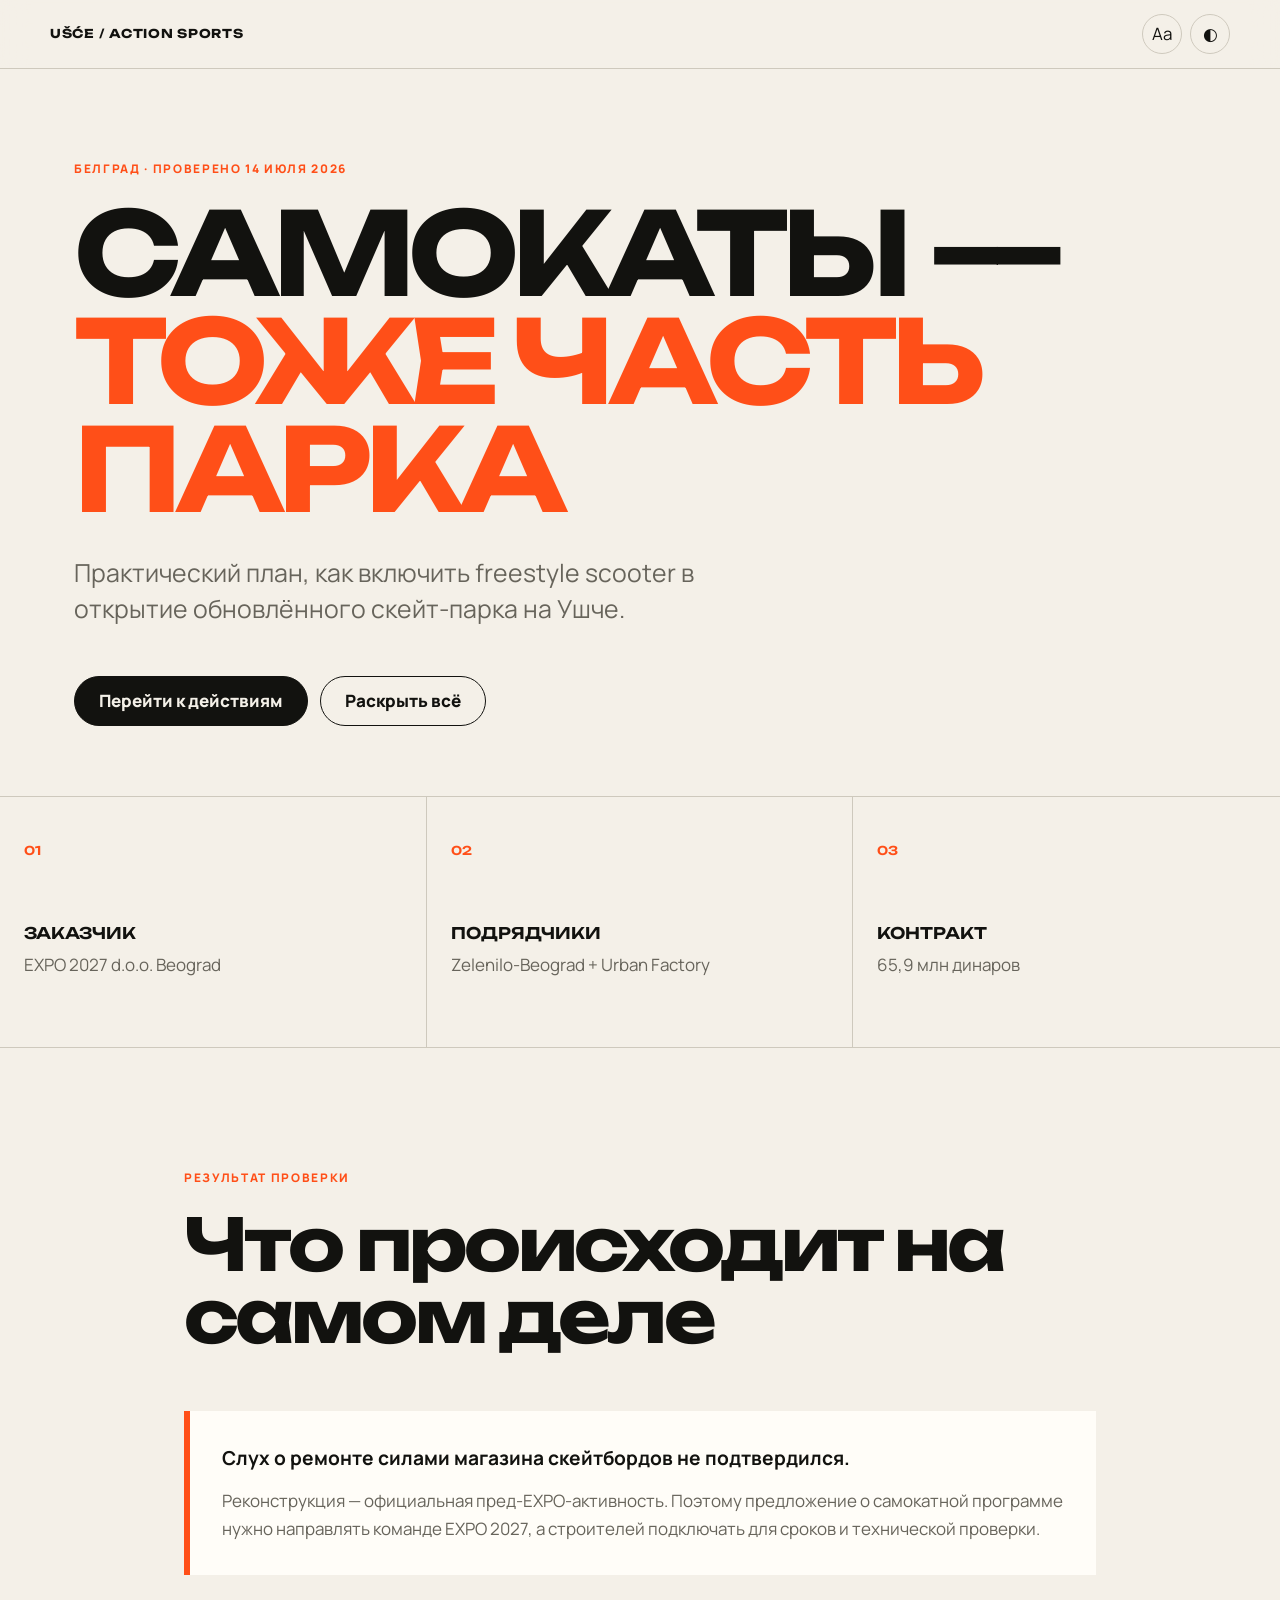
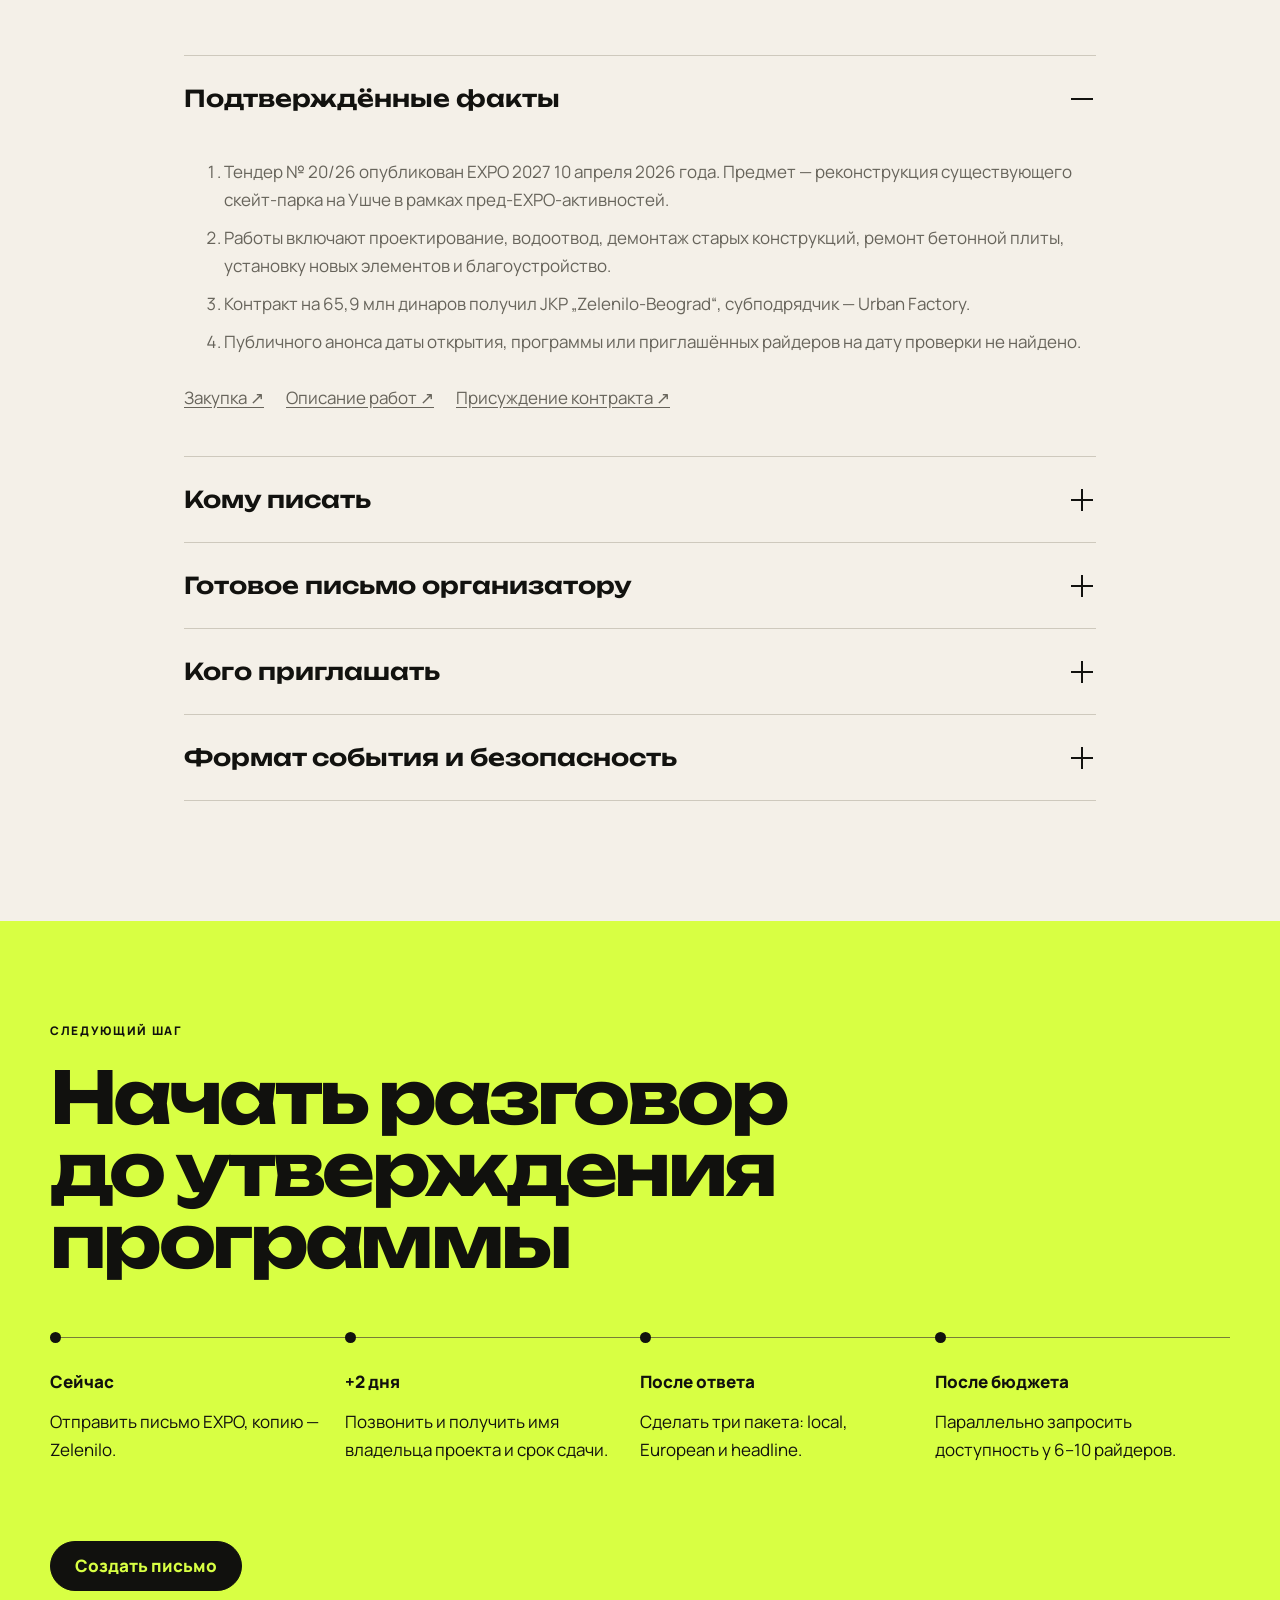
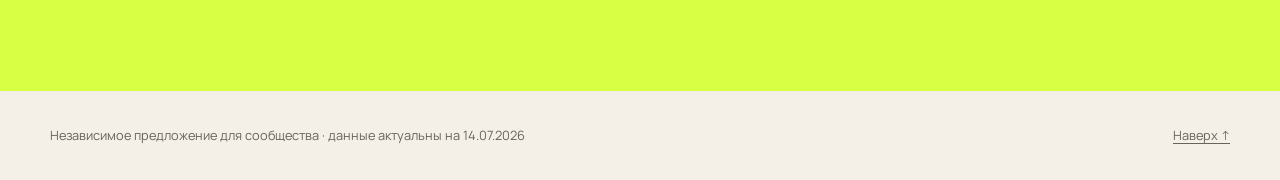
<file: home/misc/scooter_promotion/index.html>
<!doctype html>
<html lang="ru">
<head>
  <meta charset="utf-8">
  <meta name="viewport" content="width=device-width, initial-scale=1">
  <meta name="description" content="План продвижения трюковых самокатов через открытие скейт-парка на Ушче в Белграде.">
  <meta name="theme-color" content="#f4f0e8">
  <title>Ušće Action Sports — план открытия</title>
  <link rel="preconnect" href="https://fonts.googleapis.com">
  <link rel="preconnect" href="https://fonts.gstatic.com" crossorigin>
  <link href="https://fonts.googleapis.com/css2?family=Manrope:wght@400;500;600;700;800&family=Unbounded:wght@600;700&display=swap" rel="stylesheet">
  <link rel="stylesheet" href="styles.css">
  <script src="script.js" defer></script>
</head>
<body>
  <header class="topbar">
    <a class="brand" href="#top" aria-label="В начало страницы">UŠĆE / ACTION SPORTS</a>
    <div class="controls" aria-label="Настройки страницы">
      <button id="font-size" type="button" title="Изменить размер текста">Аа</button>
      <button id="theme" type="button" title="Переключить тему" aria-label="Переключить светлую и тёмную тему">◐</button>
    </div>
  </header>

  <main id="top">
    <section class="hero">
      <p class="eyebrow">Белград · проверено 14 июля 2026</p>
      <h1>Самокаты —<br><span>тоже часть парка</span></h1>
      <p class="lead">Практический план, как включить freestyle scooter в открытие обновлённого скейт-парка на Ушче.</p>
      <div class="hero-actions">
        <a class="primary" href="#action">Перейти к действиям</a>
        <button class="secondary" id="toggle-all" type="button">Раскрыть всё</button>
      </div>
    </section>

    <section class="facts" aria-label="Главные факты">
      <article>
        <span class="number">01</span>
        <h2>Заказчик</h2>
        <p>EXPO 2027 d.o.o. Beograd</p>
      </article>
      <article>
        <span class="number">02</span>
        <h2>Подрядчики</h2>
        <p>Zelenilo-Beograd + Urban Factory</p>
      </article>
      <article>
        <span class="number">03</span>
        <h2>Контракт</h2>
        <p>65,9 млн динаров</p>
      </article>
    </section>

    <section class="content">
      <div class="section-heading">
        <p class="eyebrow">Результат проверки</p>
        <h2>Что происходит на самом деле</h2>
      </div>
      <div class="callout">
        <strong>Слух о ремонте силами магазина скейтбордов не подтвердился.</strong>
        <p>Реконструкция — официальная пред-EXPO-активность. Поэтому предложение о самокатной программе нужно направлять команде EXPO 2027, а строителей подключать для сроков и технической проверки.</p>
      </div>

      <details open>
        <summary><span>Подтверждённые факты</span><span class="plus" aria-hidden="true"></span></summary>
        <div class="details-body">
          <ol>
            <li>Тендер № 20/26 опубликован EXPO 2027 10 апреля 2026 года. Предмет — реконструкция существующего скейт-парка на Ушче в рамках пред-EXPO-активностей.</li>
            <li>Работы включают проектирование, водоотвод, демонтаж старых конструкций, ремонт бетонной плиты, установку новых элементов и благоустройство.</li>
            <li>Контракт на 65,9 млн динаров получил JKP „Zelenilo-Beograd“, субподрядчик — Urban Factory.</li>
            <li>Публичного анонса даты открытия, программы или приглашённых райдеров на дату проверки не найдено.</li>
          </ol>
          <div class="sources">
            <a href="https://www.nabavke.com/javne-nabavke-tenderi-srbija/rekonstrukcija-skejt-parka-na-uscu-u-okviru-pred-ekspo-aktivnosti-promocija-teme-igraj-za-covecanstvo-i-specijalizovane-izlozbe-ekspo-2027-beogra/expo-2027-doo-beograd-stari-grad/beograd/3244065" target="_blank" rel="noopener">Закупка ↗</a>
            <a href="https://forbes.n1info.rs/novac/konacno-rekonstrukcija-skejt-parka-na-uscu/" target="_blank" rel="noopener">Описание работ ↗</a>
            <a href="https://forbes.n1info.rs/biznis/brendirani-proizvodi-metal-detektori-namestaj-expo-2027-dodelio-nove-ugovore/" target="_blank" rel="noopener">Присуждение контракта ↗</a>
          </div>
        </div>
      </details>

      <details>
        <summary><span>Кому писать</span><span class="plus" aria-hidden="true"></span></summary>
        <div class="details-body contact-grid">
          <article>
            <p class="tag">Главный адресат</p>
            <h3>EXPO 2027</h3>
            <p><a href="mailto:komercijalizacija@expobelgrade2027.org">komercijalizacija@expobelgrade2027.org</a></p>
            <p>Kralja Milana 5, 11000 Beograd</p>
            <p>Просить связать с ответственным за программу открытия скейт-парка.</p>
          </article>
          <article>
            <p class="tag">Сроки и объект</p>
            <h3>Zelenilo-Beograd</h3>
            <p><a href="mailto:info@zelenilo.rs">info@zelenilo.rs</a></p>
            <p><a href="tel:+381116676776">011 6676 776</a> · будни 07:00–15:00</p>
            <p>Уточнить владельца проекта, срок сдачи и контакт Urban Factory.</p>
          </article>
        </div>
      </details>

      <details>
        <summary><span>Готовое письмо организатору</span><span class="plus" aria-hidden="true"></span></summary>
        <div class="details-body">
          <div class="letter" id="organizer-letter">
            <p><strong>Naslov: Predlog za uključivanje freestyle scooter programa u otvaranje skejt-parka na Ušću</strong></p>
            <p>Poštovani,</p>
            <p>obraćamo vam se povodom rekonstrukcije skejt-parka na Ušću u okviru pred-EXPO aktivnosti (nabavka 20/26).</p>
            <p>Želeli bismo da predložimo da program otvaranja, pored skejtbordinga, uključi i freestyle scooter disciplinu. U Beogradu postoji veliki broj dece i mladih koji voze trotinete, a zajednički program skejtera i vozača trotineta dobro odgovara temi „Igra(j) za čovečanstvo – sport i muzika za sve“.</p>
            <p>Možemo da pomognemo u pronalaženju afirmisanih evropskih i regionalnih vozača za demonstracioni nastup, druženje sa lokalnom zajednicom i bezbednu početničku radionicu. Predlog se može prilagoditi raspoloživom terminu, budžetu i tehničkim mogućnostima parka.</p>
            <p>Molimo vas za informaciju:</p>
            <ol>
              <li>da li je planirano svečano otvaranje i okvirno kada;</li>
              <li>ko je odgovoran za programski deo događaja;</li>
              <li>da li se već razgovara sa skejterima ili drugim action-sports sportistima;</li>
              <li>do kog datuma treba dostaviti konkretan predlog i budžet;</li>
              <li>da li nas možete povezati sa odgovornom osobom za ovaj projekat.</li>
            </ol>
            <p>Rado ćemo poslati kratak koncept programa i listu mogućih učesnika. Ovo prvo obraćanje ne podrazumeva nikakvu finansijsku obavezu.</p>
            <p>Srdačan pozdrav,<br>[ime i prezime]<br>[telefon]<br>[email]</p>
          </div>
          <button class="copy" type="button" data-copy="organizer-letter">Скопировать письмо</button>
        </div>
      </details>

      <details>
        <summary><span>Кого приглашать</span><span class="plus" aria-hidden="true"></span></summary>
        <div class="details-body">
          <div class="levels">
            <article><span>1</span><h3>Локальные райдеры</h3><p>Минимальная логистика, связь с белградским сообществом и участие в мастер-классе.</p></article>
            <article><span>2</span><h3>Центральная Европа</h3><p>Matej Pekarek (Чехия), Maksim Tihhomirov (Эстония) — финалисты European Championships 2025.</p></article>
            <article><span>3</span><h3>Хедлайнеры</h3><p>Harvey Perkins, Charley Dyson, Jayden Sharman — топ-3 мужского park на European Championships 2025.</p></article>
          </div>
          <p class="note">Это кандидаты для запроса доступности, а не подтверждённые участники. Сначала нужны дата, формат и бюджет.</p>
          <a href="https://europe.worldskate.org/wp-content/uploads/2025_Scootering_Results.pdf" target="_blank" rel="noopener">Официальный протокол World Skate Europe ↗</a>
        </div>
      </details>

      <details>
        <summary><span>Формат события и безопасность</span><span class="plus" aria-hidden="true"></span></summary>
        <div class="details-body two-columns">
          <div>
            <h3>Программа</h3>
            <ol>
              <li>Открытая тренировка и проверка покрытия</li>
              <li>Совместное skate + scooter demo</li>
              <li>Best trick с отдельными категориями</li>
              <li>Beginner clinic для детей в шлемах</li>
              <li>Фото, автографы и короткие видео</li>
            </ol>
          </div>
          <div>
            <h3>До анонса</h3>
            <ul>
              <li>дата и погодный резерв;</li>
              <li>акт готовности и инспекция парка;</li>
              <li>медицинская помощь и ограждения;</li>
              <li>страховка и согласия родителей;</li>
              <li>гонорары, поездка и отмена;</li>
              <li>права на музыку, бренды и контент.</li>
            </ul>
          </div>
        </div>
      </details>
    </section>

    <section class="action" id="action">
      <p class="eyebrow">Следующий шаг</p>
      <h2>Начать разговор<br>до утверждения программы</h2>
      <div class="timeline">
        <article><time>Сейчас</time><p>Отправить письмо EXPO, копию — Zelenilo.</p></article>
        <article><time>+2 дня</time><p>Позвонить и получить имя владельца проекта и срок сдачи.</p></article>
        <article><time>После ответа</time><p>Сделать три пакета: local, European и headline.</p></article>
        <article><time>После бюджета</time><p>Параллельно запросить доступность у 6–10 райдеров.</p></article>
      </div>
      <a class="primary inverse" href="mailto:komercijalizacija@expobelgrade2027.org?cc=info@zelenilo.rs&subject=Predlog%20za%20freestyle%20scooter%20program%20na%20otvaranju%20skejt-parka%20na%20U%C5%A1%C4%87u">Создать письмо</a>
    </section>
  </main>

  <footer>
    <p>Независимое предложение для сообщества · данные актуальны на 14.07.2026</p>
    <a href="#top">Наверх ↑</a>
  </footer>
</body>
</html>
</file>
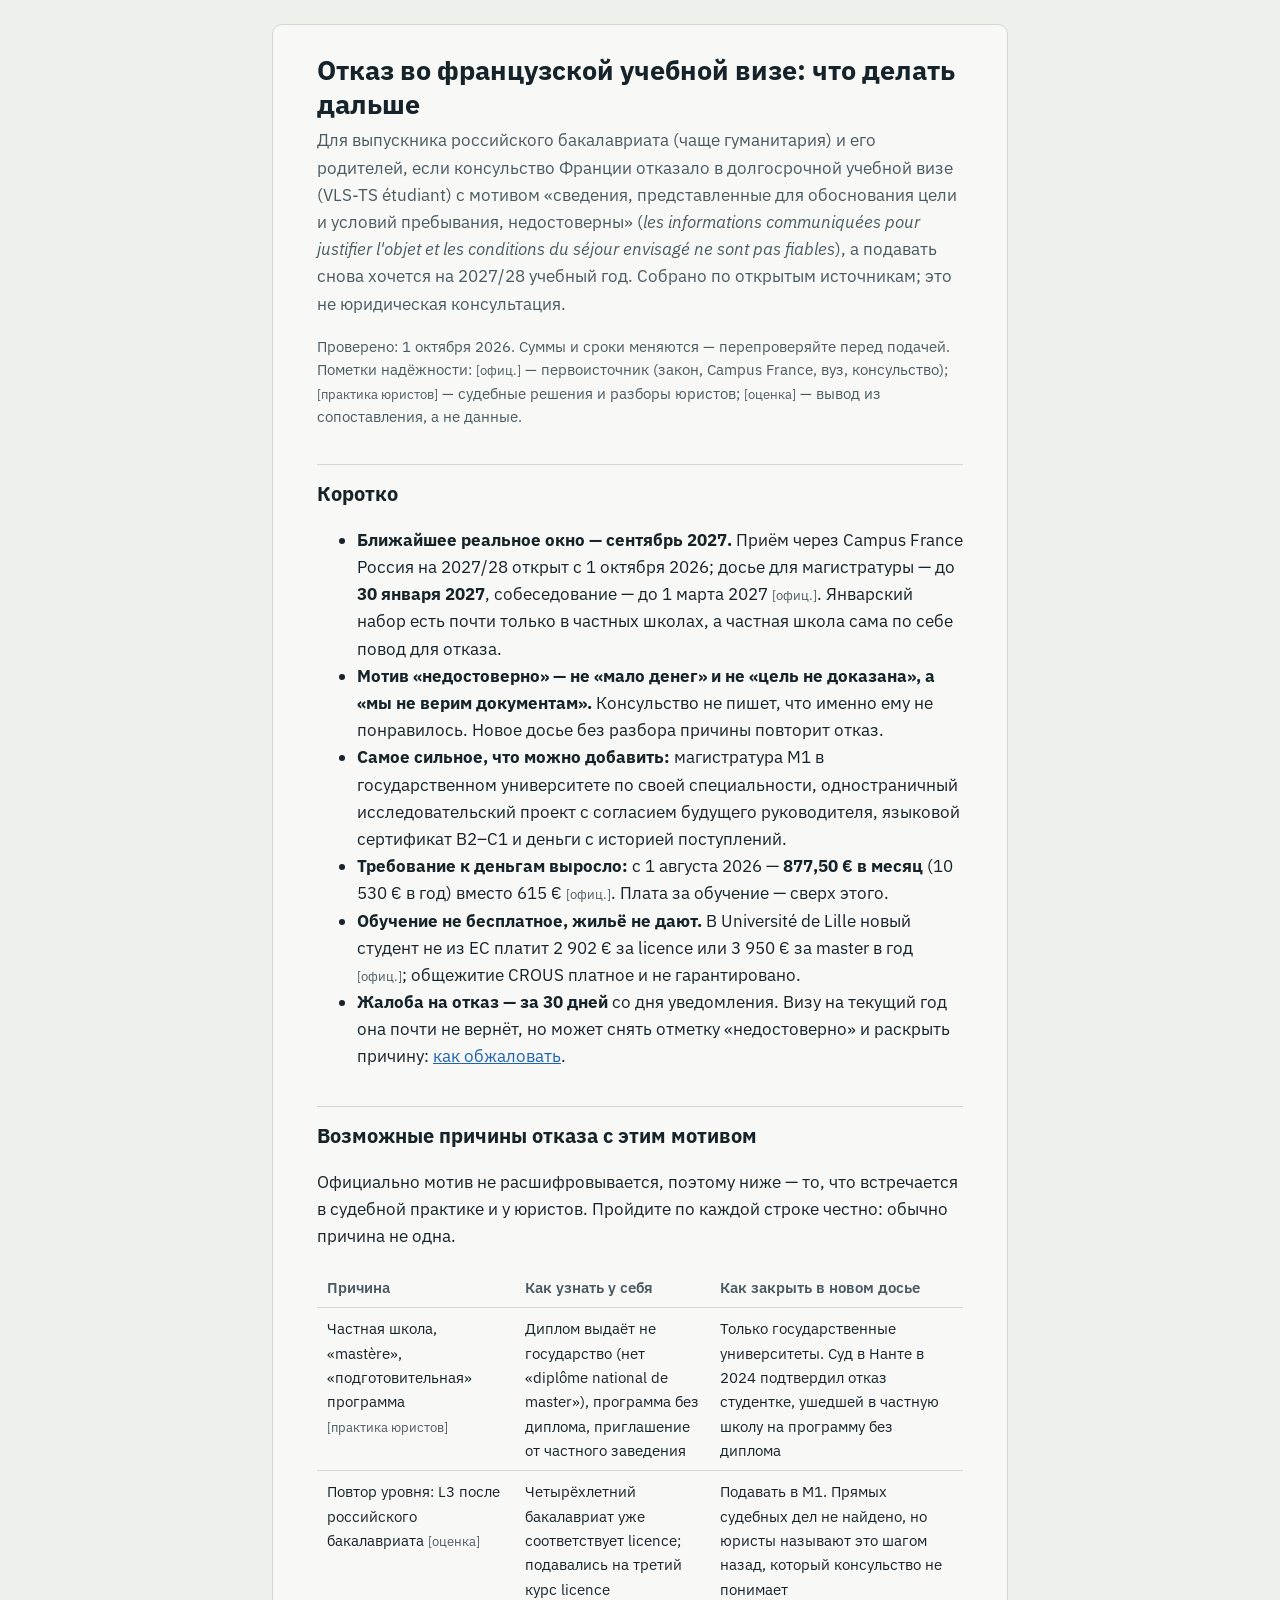
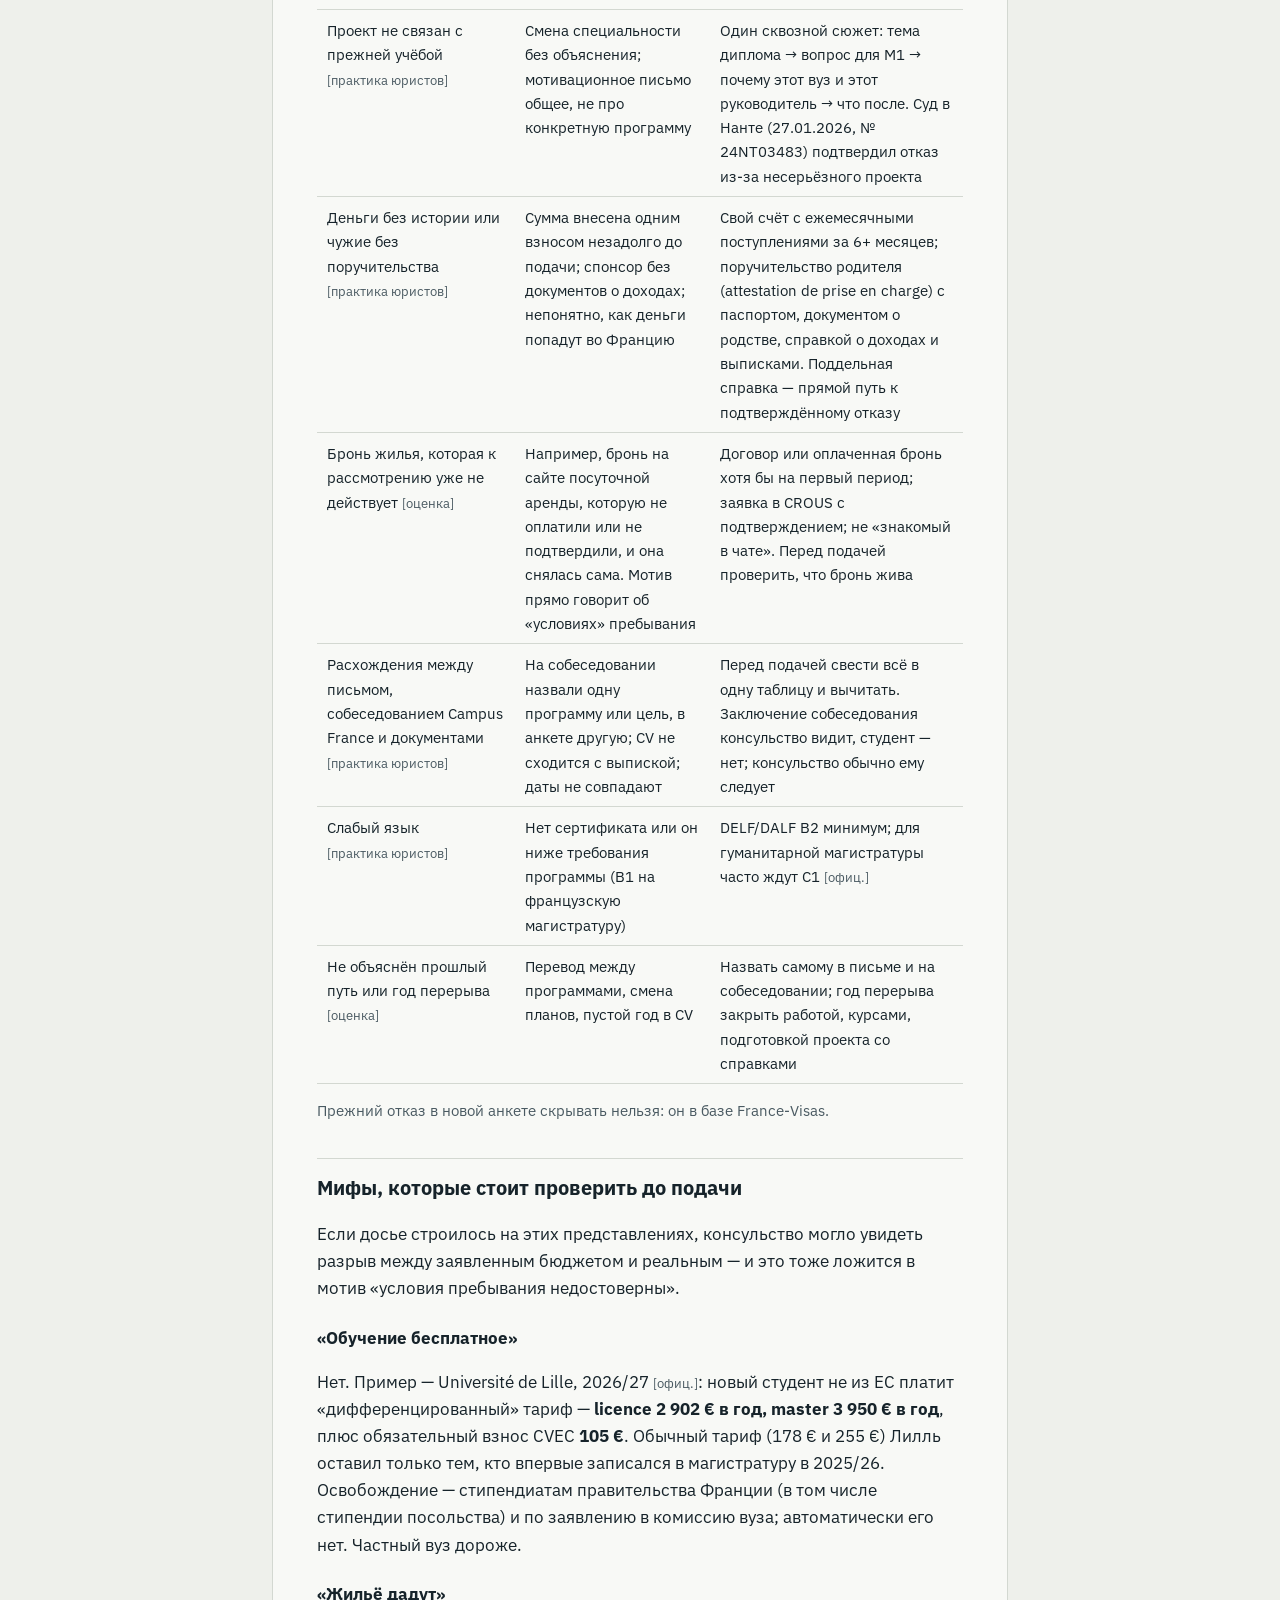
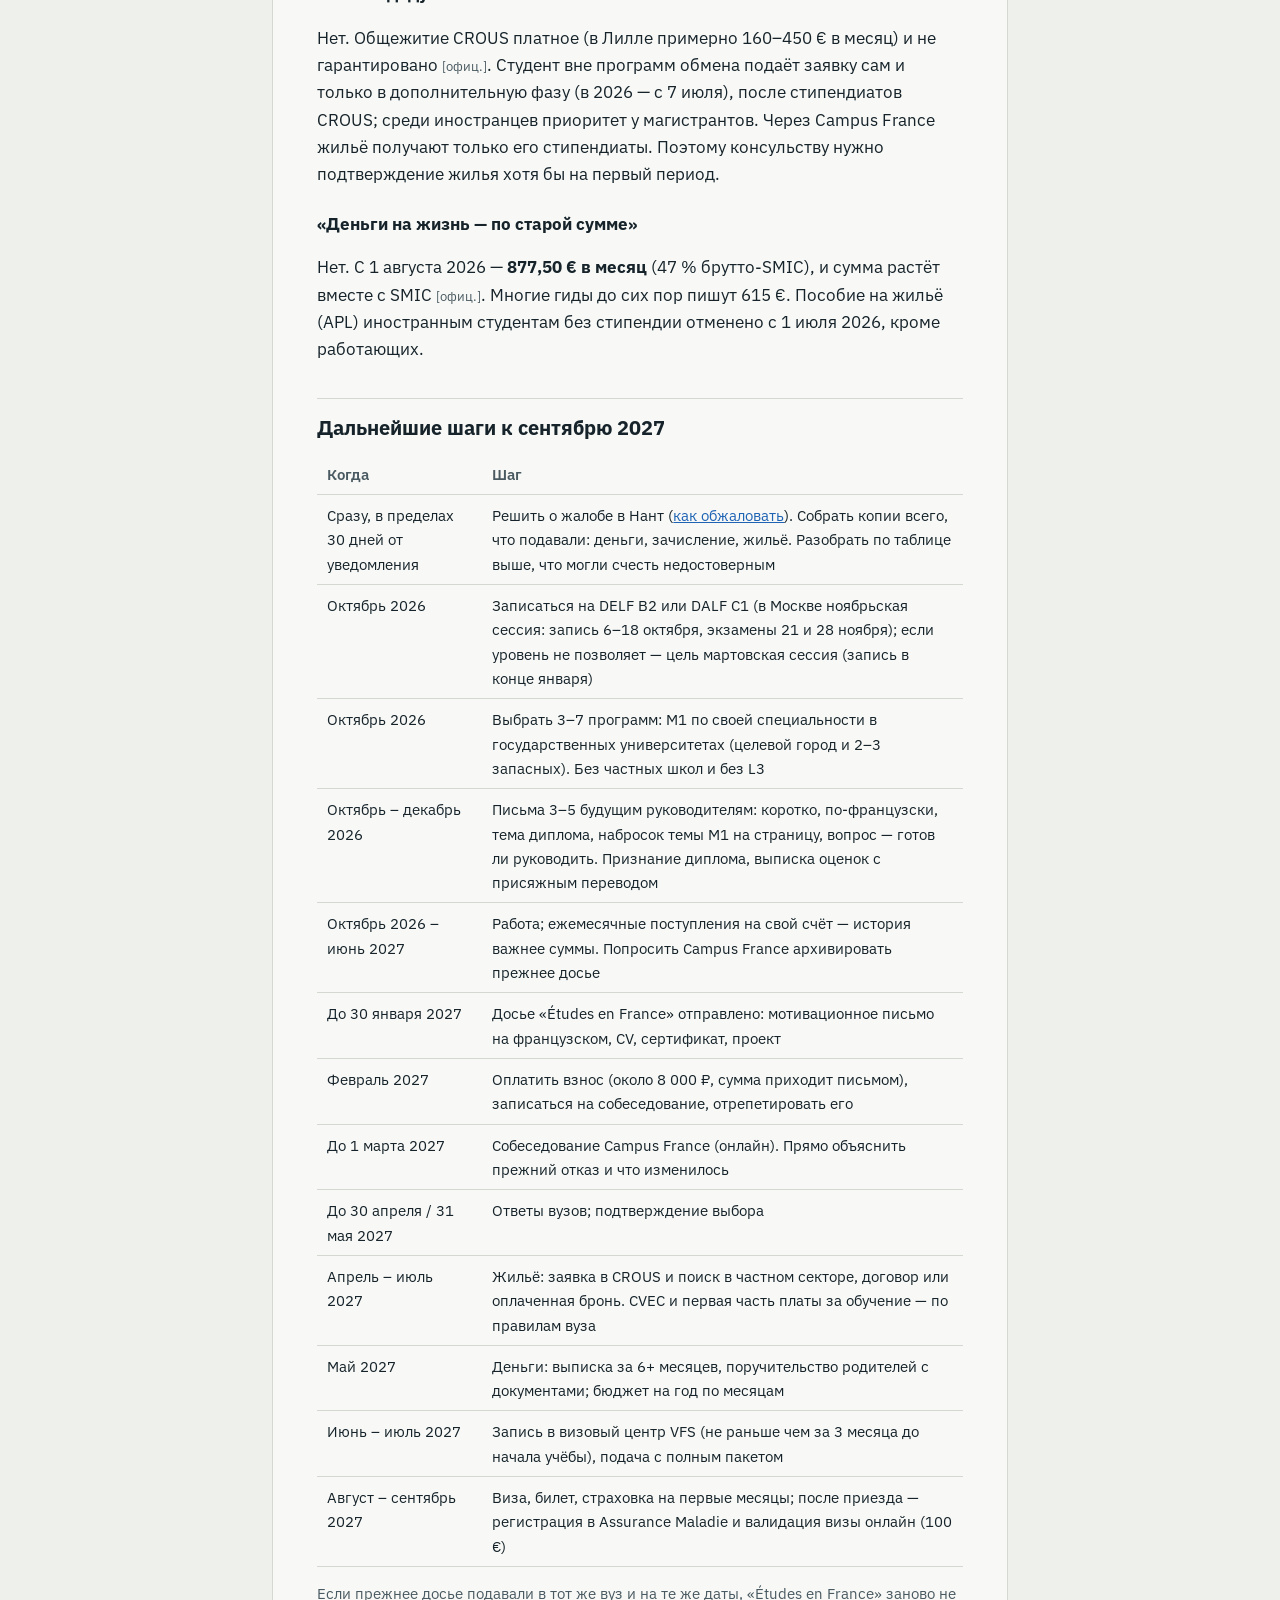
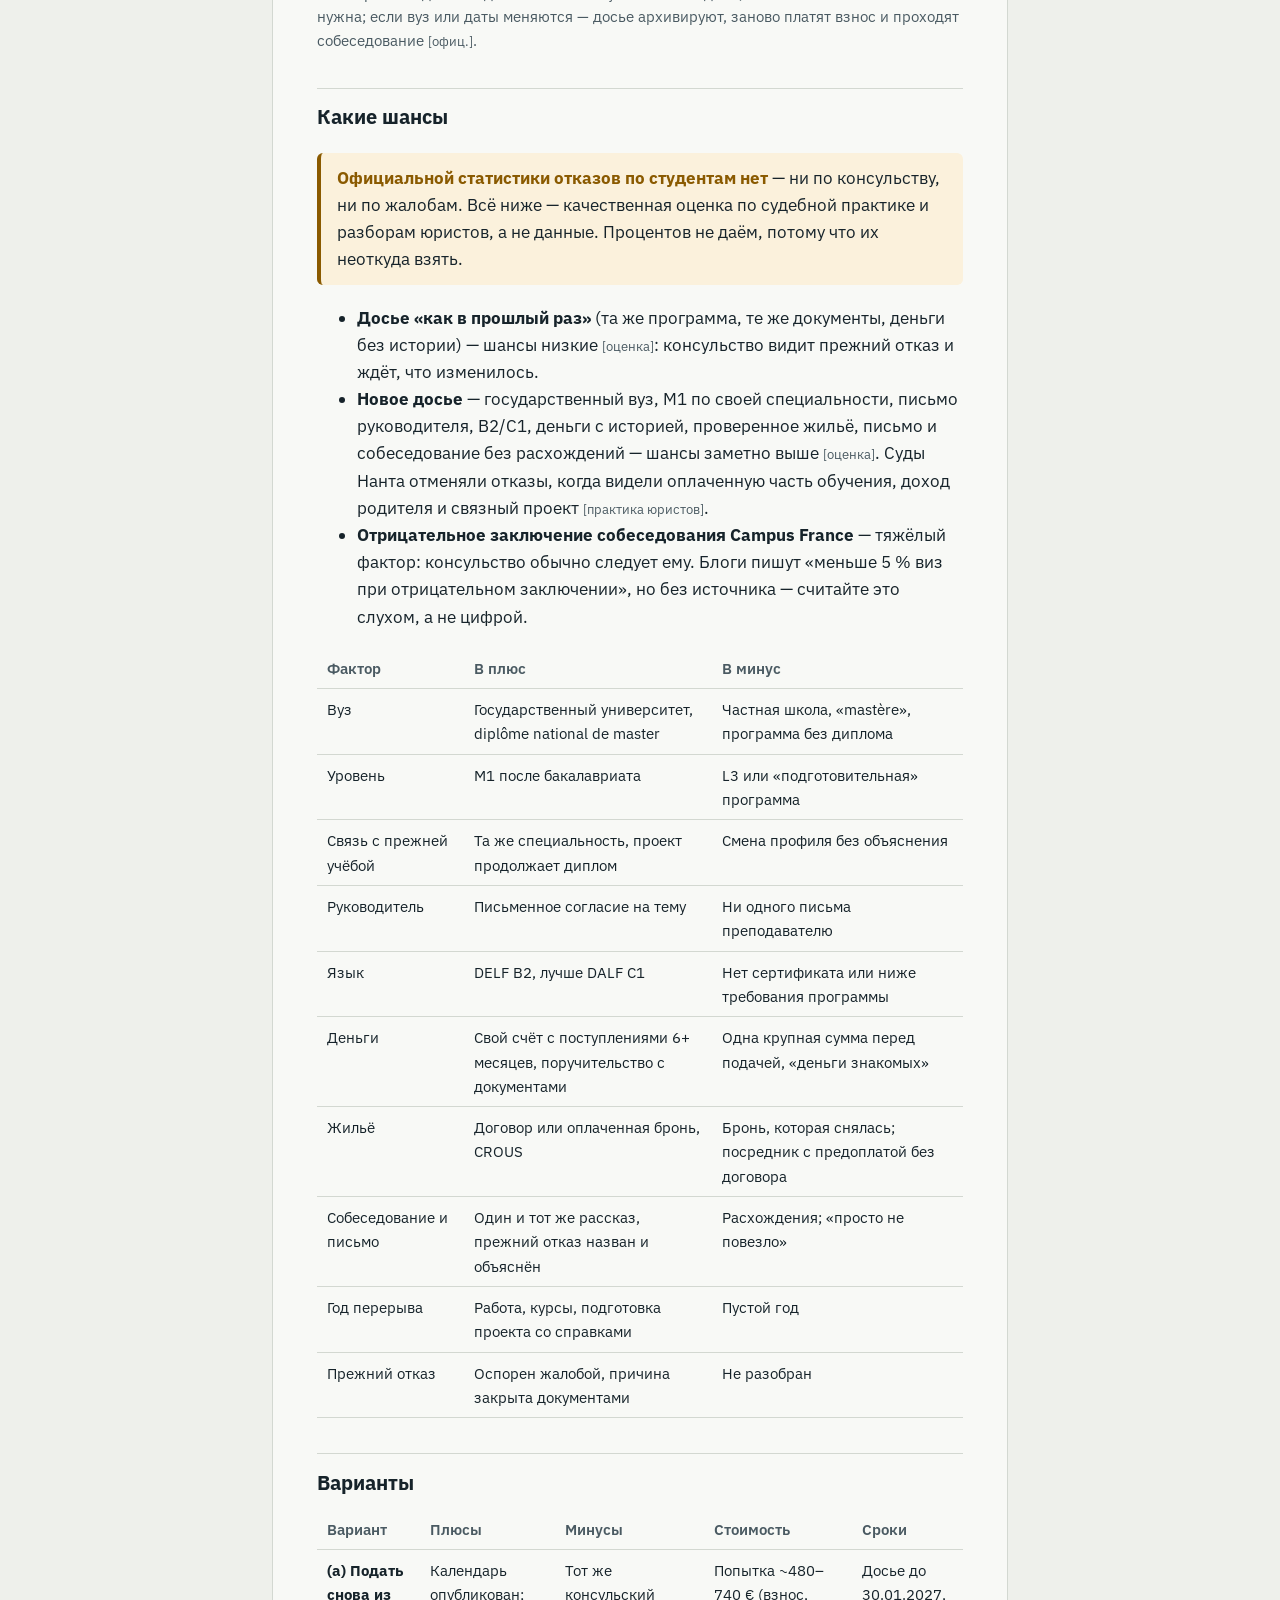
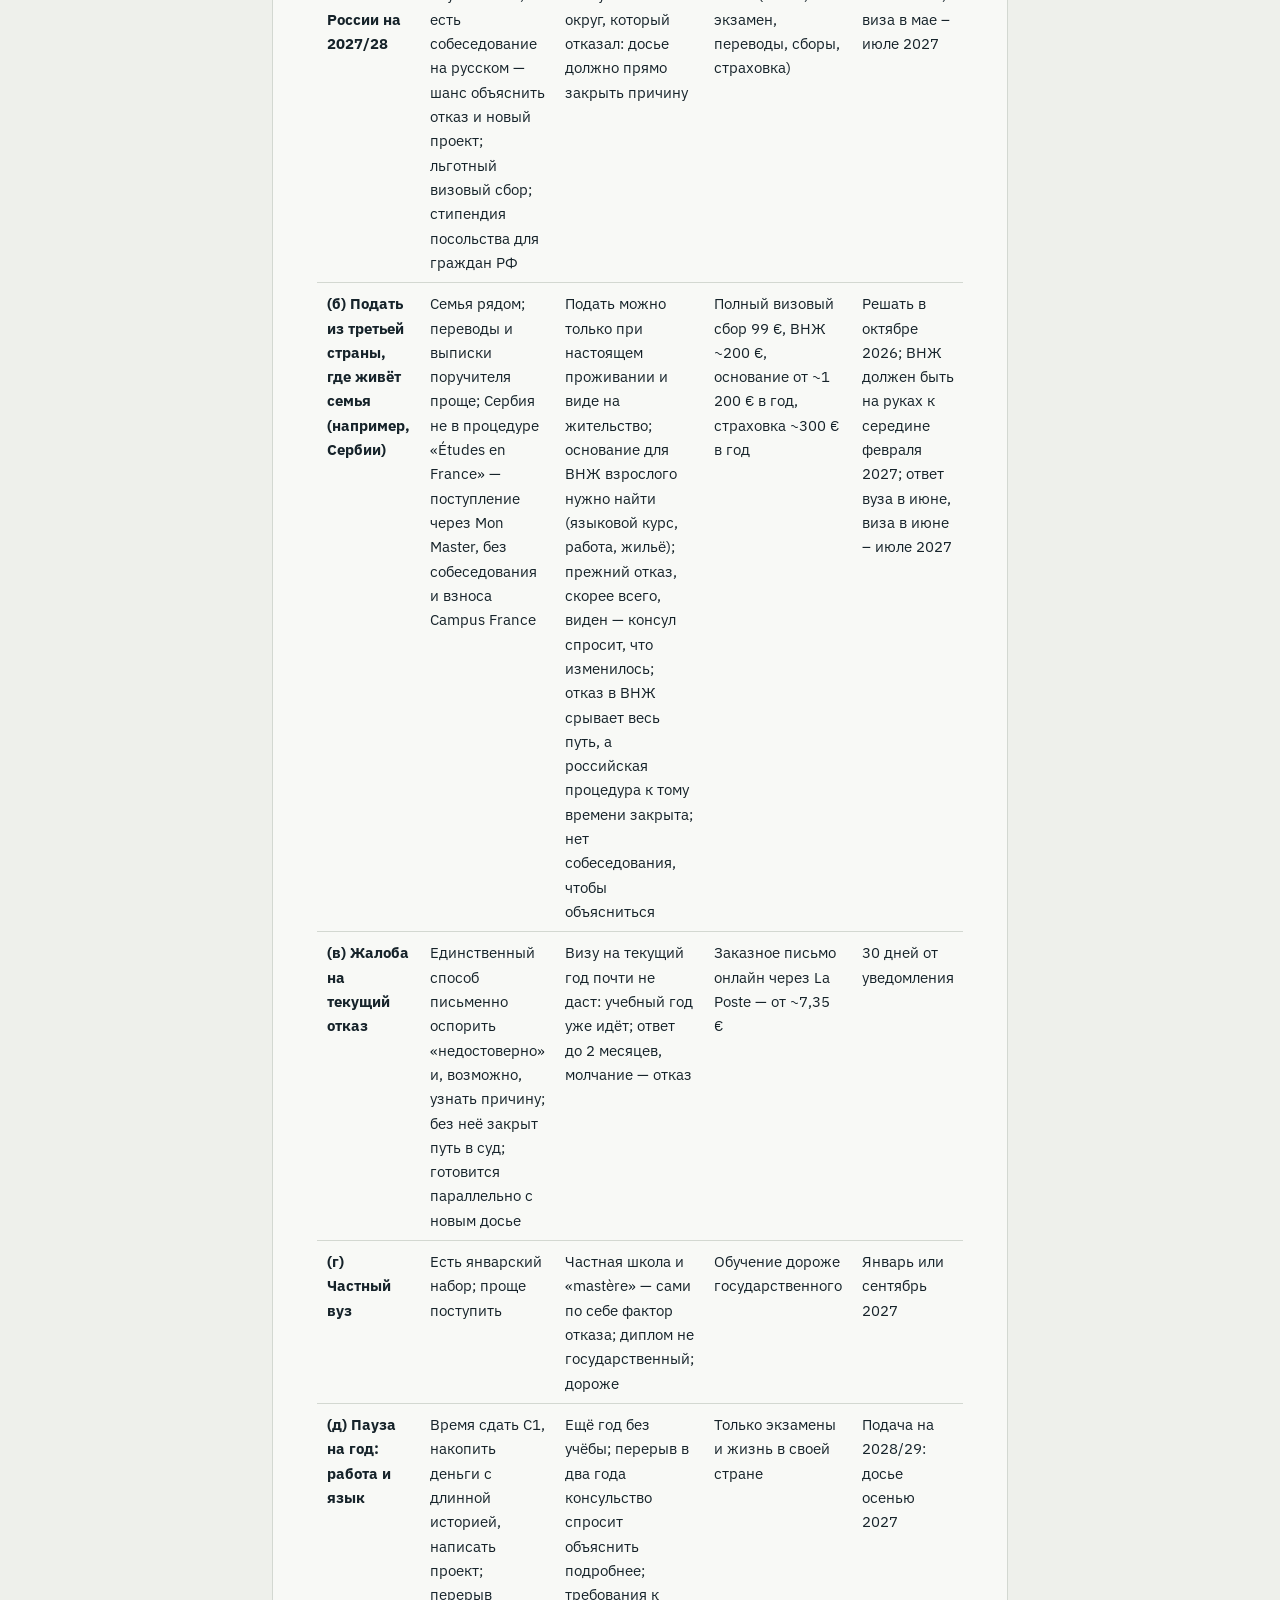
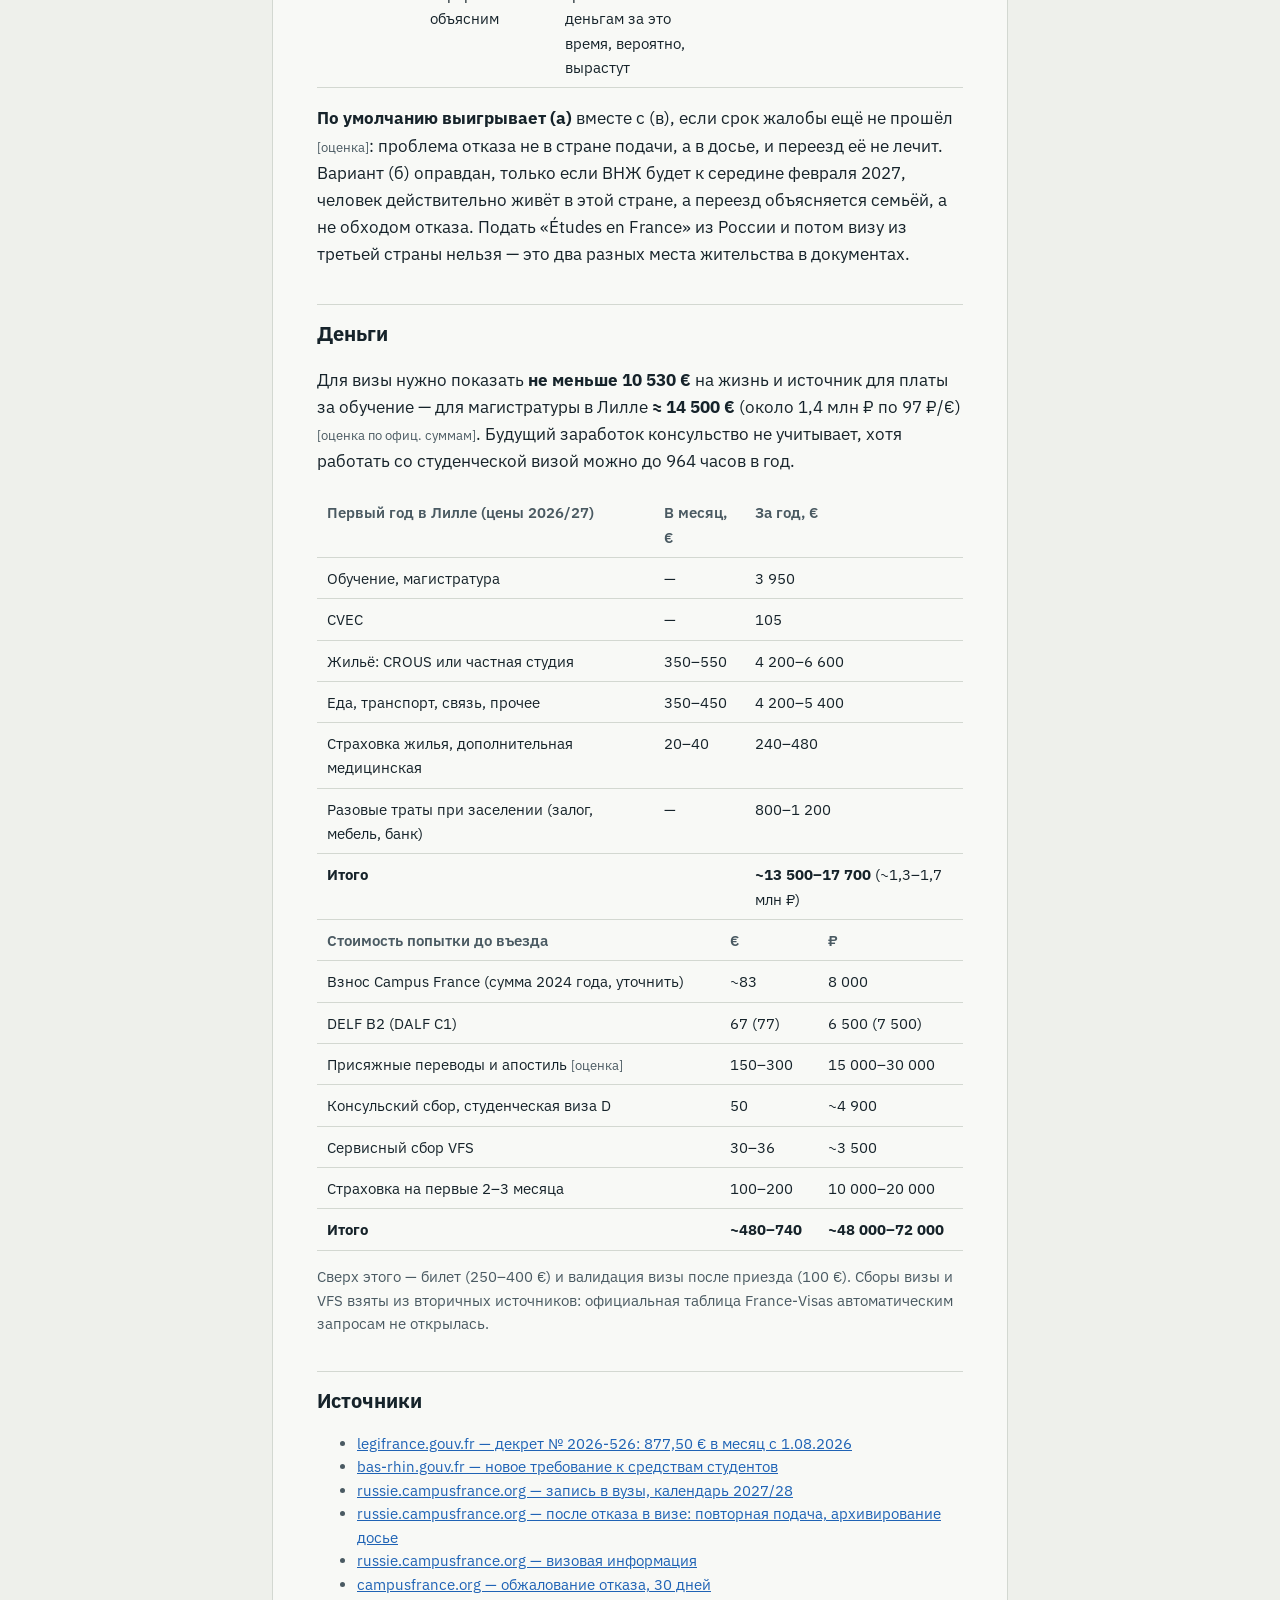
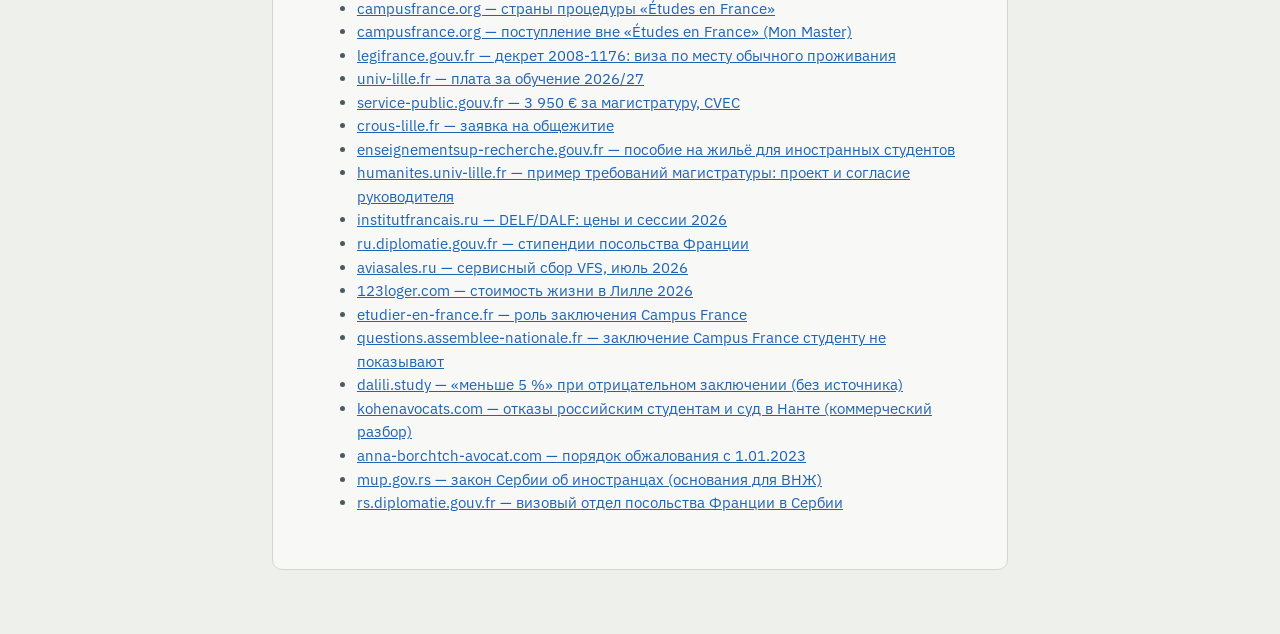
<file: life/france/student-visa-reapply/index.html>
<!doctype html>
<html lang="ru">
<head>
<meta charset="utf-8">
<meta name="viewport" content="width=device-width, initial-scale=1">
<title>Отказ во французской учебной визе: что делать дальше</title>
<meta name="description" content="Отказ во французской учебной визе VLS-TS étudiant с мотивом «сведения о цели и условиях пребывания недостоверны»: возможные причины, мифы о бесплатной учёбе и жилье, шаги к сентябрю 2027, оценка шансов и сравнение вариантов — подать снова из России, из третьей страны, жалоба, частный вуз, пауза.">
<link rel="canonical" href="https://mpashka.github.io/pages/life/france/student-visa-reapply/">
<meta property="og:type" content="article">
<meta property="og:url" content="https://mpashka.github.io/pages/life/france/student-visa-reapply/">
<meta property="og:title" content="Отказ во французской учебной визе: что делать дальше">
<meta property="og:description" content="Почему отказывают с мотивом «недостоверно», как собрать новое досье на 2027/28, какие шансы и какие есть варианты.">
<meta property="og:locale" content="ru_RU">
<link rel="preconnect" href="https://fonts.googleapis.com">
<link rel="preconnect" href="https://fonts.gstatic.com" crossorigin>
<link rel="stylesheet" href="https://fonts.googleapis.com/css2?family=IBM+Plex+Mono:wght@400;500&family=IBM+Plex+Sans:ital,wght@0,400;0,500;0,600;1,400&display=swap&subset=cyrillic,latin-ext">
<style>
:root {
  color-scheme: light;
  --ground: #eef0eb;
  --paper: #f8f9f6;
  --ink: #16232a;
  --ink-2: #4a5a62;
  --rule: #d3d8d1;
  --signal: #8a5a00;
  --signal-bg: #fbf1dc;
  --link: #1f63b5;
}
@media (prefers-color-scheme: dark) {
  :root {
    color-scheme: dark;
    --ground: #12181b;
    --paper: #182125;
    --ink: #e4eae7;
    --ink-2: #a7b4b9;
    --rule: #2e3a3f;
    --signal: #f0b54a;
    --signal-bg: #2b2415;
    --link: #7fb2f0;
  }
}
* { box-sizing: border-box; }
body {
  margin: 0;
  background: var(--ground);
  color: var(--ink);
  font: 17px/1.6 "IBM Plex Sans", system-ui, -apple-system, "Segoe UI", sans-serif;
  padding: 24px 16px 64px;
}
main {
  max-width: 46rem;
  margin: 0 auto;
  background: var(--paper);
  border: 1px solid var(--rule);
  border-radius: 10px;
  padding: 28px clamp(16px, 4vw, 44px) 40px;
}
h1 { font-size: 1.7rem; line-height: 1.25; margin: 0 0 .4rem; }
h2 { font-size: 1.25rem; margin: 2.2rem 0 .6rem; padding-top: .8rem; border-top: 1px solid var(--rule); }
h3 { font-size: 1.05rem; margin: 1.4rem 0 .4rem; }
p, li { max-width: 42rem; }
.lead { color: var(--ink-2); margin-top: 0; }
.alert {
  background: var(--signal-bg);
  border-left: 4px solid var(--signal);
  padding: 12px 16px;
  border-radius: 6px;
  margin: 1.2rem 0;
}
.alert strong { color: var(--signal); }
a { color: var(--link); overflow-wrap: anywhere; }
code, pre { font-family: "IBM Plex Mono", ui-monospace, monospace; font-size: .88em; }
.table-wrap { overflow-x: auto; }
table { border-collapse: collapse; width: 100%; font-size: .95rem; }
th, td { text-align: left; vertical-align: top; padding: 8px 10px; border-bottom: 1px solid var(--rule); }
th { color: var(--ink-2); font-weight: 600; }
.muted { color: var(--ink-2); font-size: .92rem; }
.tag { font-size: .8rem; color: var(--ink-2); white-space: nowrap; }
</style>
</head>
<body>
<main>
<h1>Отказ во французской учебной визе: что делать дальше</h1>
<p class="lead">Для выпускника российского бакалавриата (чаще гуманитария) и его родителей, если консульство
Франции отказало в долгосрочной учебной визе (VLS-TS étudiant) с мотивом «сведения, представленные для
обоснования цели и условий пребывания, недостоверны» (<i>les informations communiquées pour justifier
l'objet et les conditions du séjour envisagé ne sont pas fiables</i>), а подавать снова хочется на
2027/28 учебный год. Собрано по открытым источникам; это не юридическая консультация.</p>
<p class="muted">Проверено: 1 октября 2026. Суммы и сроки меняются — перепроверяйте перед подачей.
Пометки надёжности: <span class="tag">[офиц.]</span> — первоисточник (закон, Campus France, вуз,
консульство); <span class="tag">[практика юристов]</span> — судебные решения и разборы юристов;
<span class="tag">[оценка]</span> — вывод из сопоставления, а не данные.</p>

<h2>Коротко</h2>
<ul>
  <li><b>Ближайшее реальное окно — сентябрь 2027.</b> Приём через Campus France Россия на 2027/28 открыт
    с 1 октября 2026; досье для магистратуры — до <b>30 января 2027</b>, собеседование — до 1 марта 2027
    <span class="tag">[офиц.]</span>. Январский набор есть почти только в частных школах, а частная школа сама по себе
    повод для отказа.</li>
  <li><b>Мотив «недостоверно» — не «мало денег» и не «цель не доказана», а «мы не верим документам».</b>
    Консульство не пишет, что именно ему не понравилось. Новое досье без разбора причины повторит отказ.</li>
  <li><b>Самое сильное, что можно добавить:</b> магистратура M1 в государственном университете по своей
    специальности, одностраничный исследовательский проект с согласием будущего руководителя, языковой
    сертификат B2–C1 и деньги с историей поступлений.</li>
  <li><b>Требование к деньгам выросло:</b> с 1 августа 2026 — <b>877,50 € в месяц</b> (10 530 € в год)
    вместо 615 € <span class="tag">[офиц.]</span>. Плата за обучение — сверх этого.</li>
  <li><b>Обучение не бесплатное, жильё не дают.</b> В Université de Lille новый студент не из ЕС платит
    2 902 € за licence или 3 950 € за master в год <span class="tag">[офиц.]</span>; общежитие CROUS платное и не гарантировано.</li>
  <li><b>Жалоба на отказ — за 30 дней</b> со дня уведомления. Визу на текущий год она почти не вернёт,
    но может снять отметку «недостоверно» и раскрыть причину:
    <a href="https://mpashka.github.io/pages/life/france/visa-refusal-appeal/">как обжаловать</a>.</li>
</ul>

<h2>Возможные причины отказа с этим мотивом</h2>
<p>Официально мотив не расшифровывается, поэтому ниже — то, что встречается в судебной практике и
у юристов. Пройдите по каждой строке честно: обычно причина не одна.</p>
<div class="table-wrap">
<table>
  <tr><th>Причина</th><th>Как узнать у себя</th><th>Как закрыть в новом досье</th></tr>
  <tr>
    <td>Частная школа, «mastère», «подготовительная» программа <span class="tag">[практика юристов]</span></td>
    <td>Диплом выдаёт не государство (нет «diplôme national de master»), программа без диплома, приглашение от частного заведения</td>
    <td>Только государственные университеты. Суд в Нанте в 2024 подтвердил отказ студентке, ушедшей в частную школу на программу без диплома</td>
  </tr>
  <tr>
    <td>Повтор уровня: L3 после российского бакалавриата <span class="tag">[оценка]</span></td>
    <td>Четырёхлетний бакалавриат уже соответствует licence; подавались на третий курс licence</td>
    <td>Подавать в M1. Прямых судебных дел не найдено, но юристы называют это шагом назад, который консульство не понимает</td>
  </tr>
  <tr>
    <td>Проект не связан с прежней учёбой <span class="tag">[практика юристов]</span></td>
    <td>Смена специальности без объяснения; мотивационное письмо общее, не про конкретную программу</td>
    <td>Один сквозной сюжет: тема диплома → вопрос для M1 → почему этот вуз и этот руководитель → что после. Суд в Нанте (27.01.2026, № 24NT03483) подтвердил отказ из-за несерьёзного проекта</td>
  </tr>
  <tr>
    <td>Деньги без истории или чужие без поручительства <span class="tag">[практика юристов]</span></td>
    <td>Сумма внесена одним взносом незадолго до подачи; спонсор без документов о доходах; непонятно, как деньги попадут во Францию</td>
    <td>Свой счёт с ежемесячными поступлениями за 6+ месяцев; поручительство родителя (attestation de prise en charge) с паспортом, документом о родстве, справкой о доходах и выписками. Поддельная справка — прямой путь к подтверждённому отказу</td>
  </tr>
  <tr>
    <td>Бронь жилья, которая к рассмотрению уже не действует <span class="tag">[оценка]</span></td>
    <td>Например, бронь на сайте посуточной аренды, которую не оплатили или не подтвердили, и она снялась сама. Мотив прямо говорит об «условиях» пребывания</td>
    <td>Договор или оплаченная бронь хотя бы на первый период; заявка в CROUS с подтверждением; не «знакомый в чате». Перед подачей проверить, что бронь жива</td>
  </tr>
  <tr>
    <td>Расхождения между письмом, собеседованием Campus France и документами <span class="tag">[практика юристов]</span></td>
    <td>На собеседовании назвали одну программу или цель, в анкете другую; CV не сходится с выпиской; даты не совпадают</td>
    <td>Перед подачей свести всё в одну таблицу и вычитать. Заключение собеседования консульство видит, студент — нет; консульство обычно ему следует</td>
  </tr>
  <tr>
    <td>Слабый язык <span class="tag">[практика юристов]</span></td>
    <td>Нет сертификата или он ниже требования программы (B1 на французскую магистратуру)</td>
    <td>DELF/DALF B2 минимум; для гуманитарной магистратуры часто ждут C1 <span class="tag">[офиц.]</span></td>
  </tr>
  <tr>
    <td>Не объяснён прошлый путь или год перерыва <span class="tag">[оценка]</span></td>
    <td>Перевод между программами, смена планов, пустой год в CV</td>
    <td>Назвать самому в письме и на собеседовании; год перерыва закрыть работой, курсами, подготовкой проекта со справками</td>
  </tr>
</table>
</div>
<p class="muted">Прежний отказ в новой анкете скрывать нельзя: он в базе France-Visas.</p>

<h2>Мифы, которые стоит проверить до подачи</h2>
<p>Если досье строилось на этих представлениях, консульство могло увидеть разрыв между заявленным
бюджетом и реальным — и это тоже ложится в мотив «условия пребывания недостоверны».</p>
<h3>«Обучение бесплатное»</h3>
<p>Нет. Пример — Université de Lille, 2026/27 <span class="tag">[офиц.]</span>: новый студент не из ЕС платит
«дифференцированный» тариф — <b>licence 2 902 € в год, master 3 950 € в год</b>, плюс обязательный
взнос CVEC <b>105 €</b>. Обычный тариф (178 € и 255 €) Лилль оставил только тем, кто впервые записался
в магистратуру в 2025/26. Освобождение — стипендиатам правительства Франции (в том числе стипендии
посольства) и по заявлению в комиссию вуза; автоматически его нет. Частный вуз дороже.</p>
<h3>«Жильё дадут»</h3>
<p>Нет. Общежитие CROUS платное (в Лилле примерно 160–450 € в месяц) и не гарантировано
<span class="tag">[офиц.]</span>. Студент вне программ обмена подаёт заявку сам и только в
дополнительную фазу (в 2026 — с 7 июля), после стипендиатов CROUS; среди иностранцев приоритет у
магистрантов. Через Campus France жильё получают только его стипендиаты. Поэтому консульству нужно
подтверждение жилья хотя бы на первый период.</p>
<h3>«Деньги на жизнь — по старой сумме»</h3>
<p>Нет. С 1 августа 2026 — <b>877,50 € в месяц</b> (47 % брутто-SMIC), и сумма растёт вместе с SMIC
<span class="tag">[офиц.]</span>. Многие гиды до сих пор пишут 615 €. Пособие на жильё (APL) иностранным
студентам без стипендии отменено с 1 июля 2026, кроме работающих.</p>

<h2>Дальнейшие шаги к сентябрю 2027</h2>
<div class="table-wrap">
<table>
  <tr><th>Когда</th><th>Шаг</th></tr>
  <tr><td>Сразу, в пределах 30 дней от уведомления</td><td>Решить о жалобе в Нант (<a href="https://mpashka.github.io/pages/life/france/visa-refusal-appeal/">как обжаловать</a>). Собрать копии всего, что подавали: деньги, зачисление, жильё. Разобрать по таблице выше, что могли счесть недостоверным</td></tr>
  <tr><td>Октябрь 2026</td><td>Записаться на DELF B2 или DALF C1 (в Москве ноябрьская сессия: запись 6–18 октября, экзамены 21 и 28 ноября); если уровень не позволяет — цель мартовская сессия (запись в конце января)</td></tr>
  <tr><td>Октябрь 2026</td><td>Выбрать 3–7 программ: M1 по своей специальности в государственных университетах (целевой город и 2–3 запасных). Без частных школ и без L3</td></tr>
  <tr><td>Октябрь – декабрь 2026</td><td>Письма 3–5 будущим руководителям: коротко, по-французски, тема диплома, набросок темы M1 на страницу, вопрос — готов ли руководить. Признание диплома, выписка оценок с присяжным переводом</td></tr>
  <tr><td>Октябрь 2026 – июнь 2027</td><td>Работа; ежемесячные поступления на свой счёт — история важнее суммы. Попросить Campus France архивировать прежнее досье</td></tr>
  <tr><td>До 30 января 2027</td><td>Досье «Études en France» отправлено: мотивационное письмо на французском, CV, сертификат, проект</td></tr>
  <tr><td>Февраль 2027</td><td>Оплатить взнос (около 8 000 ₽, сумма приходит письмом), записаться на собеседование, отрепетировать его</td></tr>
  <tr><td>До 1 марта 2027</td><td>Собеседование Campus France (онлайн). Прямо объяснить прежний отказ и что изменилось</td></tr>
  <tr><td>До 30 апреля / 31 мая 2027</td><td>Ответы вузов; подтверждение выбора</td></tr>
  <tr><td>Апрель – июль 2027</td><td>Жильё: заявка в CROUS и поиск в частном секторе, договор или оплаченная бронь. CVEC и первая часть платы за обучение — по правилам вуза</td></tr>
  <tr><td>Май 2027</td><td>Деньги: выписка за 6+ месяцев, поручительство родителей с документами; бюджет на год по месяцам</td></tr>
  <tr><td>Июнь – июль 2027</td><td>Запись в визовый центр VFS (не раньше чем за 3 месяца до начала учёбы), подача с полным пакетом</td></tr>
  <tr><td>Август – сентябрь 2027</td><td>Виза, билет, страховка на первые месяцы; после приезда — регистрация в Assurance Maladie и валидация визы онлайн (100 €)</td></tr>
</table>
</div>
<p class="muted">Если прежнее досье подавали в тот же вуз и на те же даты, «Études en France» заново не
нужна; если вуз или даты меняются — досье архивируют, заново платят взнос и проходят собеседование
<span class="tag">[офиц.]</span>.</p>

<h2>Какие шансы</h2>
<div class="alert"><strong>Официальной статистики отказов по студентам нет</strong> — ни по
консульству, ни по жалобам. Всё ниже — качественная оценка по судебной практике и разборам
юристов, а не данные. Процентов не даём, потому что их неоткуда взять.</div>
<ul>
  <li><b>Досье «как в прошлый раз»</b> (та же программа, те же документы, деньги без истории) —
    шансы низкие <span class="tag">[оценка]</span>: консульство видит прежний отказ и ждёт, что изменилось.</li>
  <li><b>Новое досье</b> — государственный вуз, M1 по своей специальности, письмо руководителя,
    B2/C1, деньги с историей, проверенное жильё, письмо и собеседование без расхождений — шансы
    заметно выше <span class="tag">[оценка]</span>. Суды Нанта отменяли отказы, когда видели оплаченную
    часть обучения, доход родителя и связный проект <span class="tag">[практика юристов]</span>.</li>
  <li><b>Отрицательное заключение собеседования Campus France</b> — тяжёлый фактор: консульство обычно
    следует ему. Блоги пишут «меньше 5 % виз при отрицательном заключении», но без источника —
    считайте это слухом, а не цифрой.</li>
</ul>
<div class="table-wrap">
<table>
  <tr><th>Фактор</th><th>В плюс</th><th>В минус</th></tr>
  <tr><td>Вуз</td><td>Государственный университет, diplôme national de master</td><td>Частная школа, «mastère», программа без диплома</td></tr>
  <tr><td>Уровень</td><td>M1 после бакалавриата</td><td>L3 или «подготовительная» программа</td></tr>
  <tr><td>Связь с прежней учёбой</td><td>Та же специальность, проект продолжает диплом</td><td>Смена профиля без объяснения</td></tr>
  <tr><td>Руководитель</td><td>Письменное согласие на тему</td><td>Ни одного письма преподавателю</td></tr>
  <tr><td>Язык</td><td>DELF B2, лучше DALF C1</td><td>Нет сертификата или ниже требования программы</td></tr>
  <tr><td>Деньги</td><td>Свой счёт с поступлениями 6+ месяцев, поручительство с документами</td><td>Одна крупная сумма перед подачей, «деньги знакомых»</td></tr>
  <tr><td>Жильё</td><td>Договор или оплаченная бронь, CROUS</td><td>Бронь, которая снялась; посредник с предоплатой без договора</td></tr>
  <tr><td>Собеседование и письмо</td><td>Один и тот же рассказ, прежний отказ назван и объяснён</td><td>Расхождения; «просто не повезло»</td></tr>
  <tr><td>Год перерыва</td><td>Работа, курсы, подготовка проекта со справками</td><td>Пустой год</td></tr>
  <tr><td>Прежний отказ</td><td>Оспорен жалобой, причина закрыта документами</td><td>Не разобран</td></tr>
</table>
</div>

<h2>Варианты</h2>
<div class="table-wrap">
<table>
  <tr><th>Вариант</th><th>Плюсы</th><th>Минусы</th><th>Стоимость</th><th>Сроки</th></tr>
  <tr>
    <td><b>(а) Подать снова из России на 2027/28</b></td>
    <td>Календарь опубликован; есть собеседование на русском — шанс объяснить отказ и новый проект; льготный визовый сбор; стипендия посольства для граждан РФ</td>
    <td>Тот же консульский округ, который отказал: досье должно прямо закрыть причину</td>
    <td>Попытка ~480–740 € (взнос, экзамен, переводы, сборы, страховка)</td>
    <td>Досье до 30.01.2027, виза в мае – июле 2027</td>
  </tr>
  <tr>
    <td><b>(б) Подать из третьей страны, где живёт семья (например, Сербии)</b></td>
    <td>Семья рядом; переводы и выписки поручителя проще; Сербия не в процедуре «Études en France» — поступление через Mon Master, без собеседования и взноса Campus France</td>
    <td>Подать можно только при настоящем проживании и виде на жительство; основание для ВНЖ взрослого нужно найти (языковой курс, работа, жильё); прежний отказ, скорее всего, виден — консул спросит, что изменилось; отказ в ВНЖ срывает весь путь, а российская процедура к тому времени закрыта; нет собеседования, чтобы объясниться</td>
    <td>Полный визовый сбор 99 €, ВНЖ ~200 €, основание от ~1 200 € в год, страховка ~300 € в год</td>
    <td>Решать в октябре 2026; ВНЖ должен быть на руках к середине февраля 2027; ответ вуза в июне, виза в июне – июле 2027</td>
  </tr>
  <tr>
    <td><b>(в) Жалоба на текущий отказ</b></td>
    <td>Единственный способ письменно оспорить «недостоверно» и, возможно, узнать причину; без неё закрыт путь в суд; готовится параллельно с новым досье</td>
    <td>Визу на текущий год почти не даст: учебный год уже идёт; ответ до 2 месяцев, молчание — отказ</td>
    <td>Заказное письмо онлайн через La Poste — от ~7,35 €</td>
    <td>30 дней от уведомления</td>
  </tr>
  <tr>
    <td><b>(г) Частный вуз</b></td>
    <td>Есть январский набор; проще поступить</td>
    <td>Частная школа и «mastère» — сами по себе фактор отказа; диплом не государственный; дороже</td>
    <td>Обучение дороже государственного</td>
    <td>Январь или сентябрь 2027</td>
  </tr>
  <tr>
    <td><b>(д) Пауза на год: работа и язык</b></td>
    <td>Время сдать C1, накопить деньги с длинной историей, написать проект; перерыв объясним</td>
    <td>Ещё год без учёбы; перерыв в два года консульство спросит объяснить подробнее; требования к деньгам за это время, вероятно, вырастут</td>
    <td>Только экзамены и жизнь в своей стране</td>
    <td>Подача на 2028/29: досье осенью 2027</td>
  </tr>
</table>
</div>
<p><b>По умолчанию выигрывает (а)</b> вместе с (в), если срок жалобы ещё не прошёл
<span class="tag">[оценка]</span>: проблема отказа не в стране подачи, а в досье, и переезд её не лечит.
Вариант (б) оправдан, только если ВНЖ будет к середине февраля 2027, человек действительно живёт
в этой стране, а переезд объясняется семьёй, а не обходом отказа. Подать «Études en France» из
России и потом визу из третьей страны нельзя — это два разных места жительства в документах.</p>

<h2>Деньги</h2>
<p>Для визы нужно показать <b>не меньше 10 530 €</b> на жизнь и источник для платы за обучение —
для магистратуры в Лилле <b>≈ 14 500 €</b> (около 1,4 млн ₽ по 97 ₽/€) <span class="tag">[оценка по офиц. суммам]</span>.
Будущий заработок консульство не учитывает, хотя работать со студенческой визой можно до 964 часов
в год.</p>
<div class="table-wrap">
<table>
  <tr><th>Первый год в Лилле (цены 2026/27)</th><th>В месяц, €</th><th>За год, €</th></tr>
  <tr><td>Обучение, магистратура</td><td>—</td><td>3 950</td></tr>
  <tr><td>CVEC</td><td>—</td><td>105</td></tr>
  <tr><td>Жильё: CROUS или частная студия</td><td>350–550</td><td>4 200–6 600</td></tr>
  <tr><td>Еда, транспорт, связь, прочее</td><td>350–450</td><td>4 200–5 400</td></tr>
  <tr><td>Страховка жилья, дополнительная медицинская</td><td>20–40</td><td>240–480</td></tr>
  <tr><td>Разовые траты при заселении (залог, мебель, банк)</td><td>—</td><td>800–1 200</td></tr>
  <tr><td><b>Итого</b></td><td></td><td><b>~13 500–17 700</b> (~1,3–1,7 млн ₽)</td></tr>
</table>
</div>
<div class="table-wrap">
<table>
  <tr><th>Стоимость попытки до въезда</th><th>€</th><th>₽</th></tr>
  <tr><td>Взнос Campus France (сумма 2024 года, уточнить)</td><td>~83</td><td>8 000</td></tr>
  <tr><td>DELF B2 (DALF C1)</td><td>67 (77)</td><td>6 500 (7 500)</td></tr>
  <tr><td>Присяжные переводы и апостиль <span class="tag">[оценка]</span></td><td>150–300</td><td>15 000–30 000</td></tr>
  <tr><td>Консульский сбор, студенческая виза D</td><td>50</td><td>~4 900</td></tr>
  <tr><td>Сервисный сбор VFS</td><td>30–36</td><td>~3 500</td></tr>
  <tr><td>Страховка на первые 2–3 месяца</td><td>100–200</td><td>10 000–20 000</td></tr>
  <tr><td><b>Итого</b></td><td><b>~480–740</b></td><td><b>~48 000–72 000</b></td></tr>
</table>
</div>
<p class="muted">Сверх этого — билет (250–400 €) и валидация визы после приезда (100 €). Сборы визы и VFS
взяты из вторичных источников: официальная таблица France-Visas автоматическим запросам не открылась.</p>

<h2>Источники</h2>
<ul class="muted">
  <li><a href="https://www.legifrance.gouv.fr/jorf/id/JORFTEXT000054300340">legifrance.gouv.fr — декрет № 2026-526: 877,50 € в месяц с 1.08.2026</a></li>
  <li><a href="https://www.bas-rhin.gouv.fr/Demarches/Etranger-en-France/ACTU-01-08-26-Evolution-du-montant-minimum-de-ressources-pour-un-etudiant-etranger">bas-rhin.gouv.fr — новое требование к средствам студентов</a></li>
  <li><a href="https://www.russie.campusfrance.org/ru/zapis-v-vuzy-podacha-dokumentov">russie.campusfrance.org — запись в вузы, календарь 2027/28</a></li>
  <li><a href="https://www.russie.campusfrance.org/ru/faq/mne-otkazali-v-vize-a-hocu-znat-na-kakom-osnovanii">russie.campusfrance.org — после отказа в визе: повторная подача, архивирование досье</a></li>
  <li><a href="https://www.russie.campusfrance.org/ru/vizovaya-informaciya">russie.campusfrance.org — визовая информация</a></li>
  <li><a href="https://www.campusfrance.org/en/appeal-visa-refusal">campusfrance.org — обжалование отказа, 30 дней</a></li>
  <li><a href="https://www.campusfrance.org/en/faq/which-countries-are-affected-by-the-etudes-en-france-studying-in-france-procedure">campusfrance.org — страны процедуры «Études en France»</a></li>
  <li><a href="https://www.campusfrance.org/en/application-non-EU-student-living-outside-EU-without-etudes-en-France-procedure">campusfrance.org — поступление вне «Études en France» (Mon Master)</a></li>
  <li><a href="https://www.legifrance.gouv.fr/loda/id/JORFTEXT000019761791">legifrance.gouv.fr — декрет 2008-1176: виза по месту обычного проживания</a></li>
  <li><a href="https://www.univ-lille.fr/formation/droits-dinscription">univ-lille.fr — плата за обучение 2026/27</a></li>
  <li><a href="https://www.service-public.gouv.fr/particuliers/vosdroits/F36520/2">service-public.gouv.fr — 3 950 € за магистратуру, CVEC</a></li>
  <li><a href="https://www.crous-lille.fr/etudes-internationales/se-loger-en-france/demander-un-logement-en-residence-crous/">crous-lille.fr — заявка на общежитие</a></li>
  <li><a href="https://www.enseignementsup-recherche.gouv.fr/fr/aides-au-logement-pour-les-etudiants-internationaux-le-gouvernement-adapte-les-criteres-d-100242">enseignementsup-recherche.gouv.fr — пособие на жильё для иностранных студентов</a></li>
  <li><a href="https://humanites.univ-lille.fr/filehumanites/user_upload/docs-pdf/departement_histoire/MASTER_RIGC_T_20202021_web.pdf">humanites.univ-lille.fr — пример требований магистратуры: проект и согласие руководителя</a></li>
  <li><a href="https://institutfrancais.ru/ru/ekzameny/delfdalf/">institutfrancais.ru — DELF/DALF: цены и сессии 2026</a></li>
  <li><a href="https://ru.diplomatie.gouv.fr/fr/bourses-et-mobilite-etudiante">ru.diplomatie.gouv.fr — стипендии посольства Франции</a></li>
  <li><a href="https://www.aviasales.ru/psgr/article/france-visas">aviasales.ru — сервисный сбор VFS, июль 2026</a></li>
  <li><a href="https://www.123loger.com/blog/cout-de-la-vie-a-lille-2026/">123loger.com — стоимость жизни в Лилле 2026</a></li>
  <li><a href="https://etudier-en-france.fr/avis-scac/">etudier-en-france.fr — роль заключения Campus France</a></li>
  <li><a href="https://questions.assemblee-nationale.fr/dyn/15/questions/QANR5L15QE24043.pdf">questions.assemblee-nationale.fr — заключение Campus France студенту не показывают</a></li>
  <li><a href="https://dalili.study/blog/contester-refus-visa-campus-france">dalili.study — «меньше 5 %» при отрицательном заключении (без источника)</a></li>
  <li><a href="https://kohenavocats.com/ru/postupili-vuz-frantsiya-rossiyane-campus-france-viza-etudiant-otkaz-crrv-sud-nant-2026/">kohenavocats.com — отказы российским студентам и суд в Нанте (коммерческий разбор)</a></li>
  <li><a href="https://anna-borchtch-avocat.com/en/new-administrative-procedures-for-appealing-against-visa-refusals-in-france/">anna-borchtch-avocat.com — порядок обжалования с 1.01.2023</a></li>
  <li><a href="https://www.mup.gov.rs/wps/wcm/connect/9e10bf1d-79ad-4a50-a8c1-76b6afb0d6e9/Law+on+Foreigners+2023.pdf?CVID=pdNziNy&amp;MOD=AJPERES">mup.gov.rs — закон Сербии об иностранцах (основания для ВНЖ)</a></li>
  <li><a href="https://rs.diplomatie.gouv.fr/fr/section-consulaire-de-lambassade-de-france-belgrade">rs.diplomatie.gouv.fr — визовый отдел посольства Франции в Сербии</a></li>
</ul>
</main>
</body>
</html>
</file>
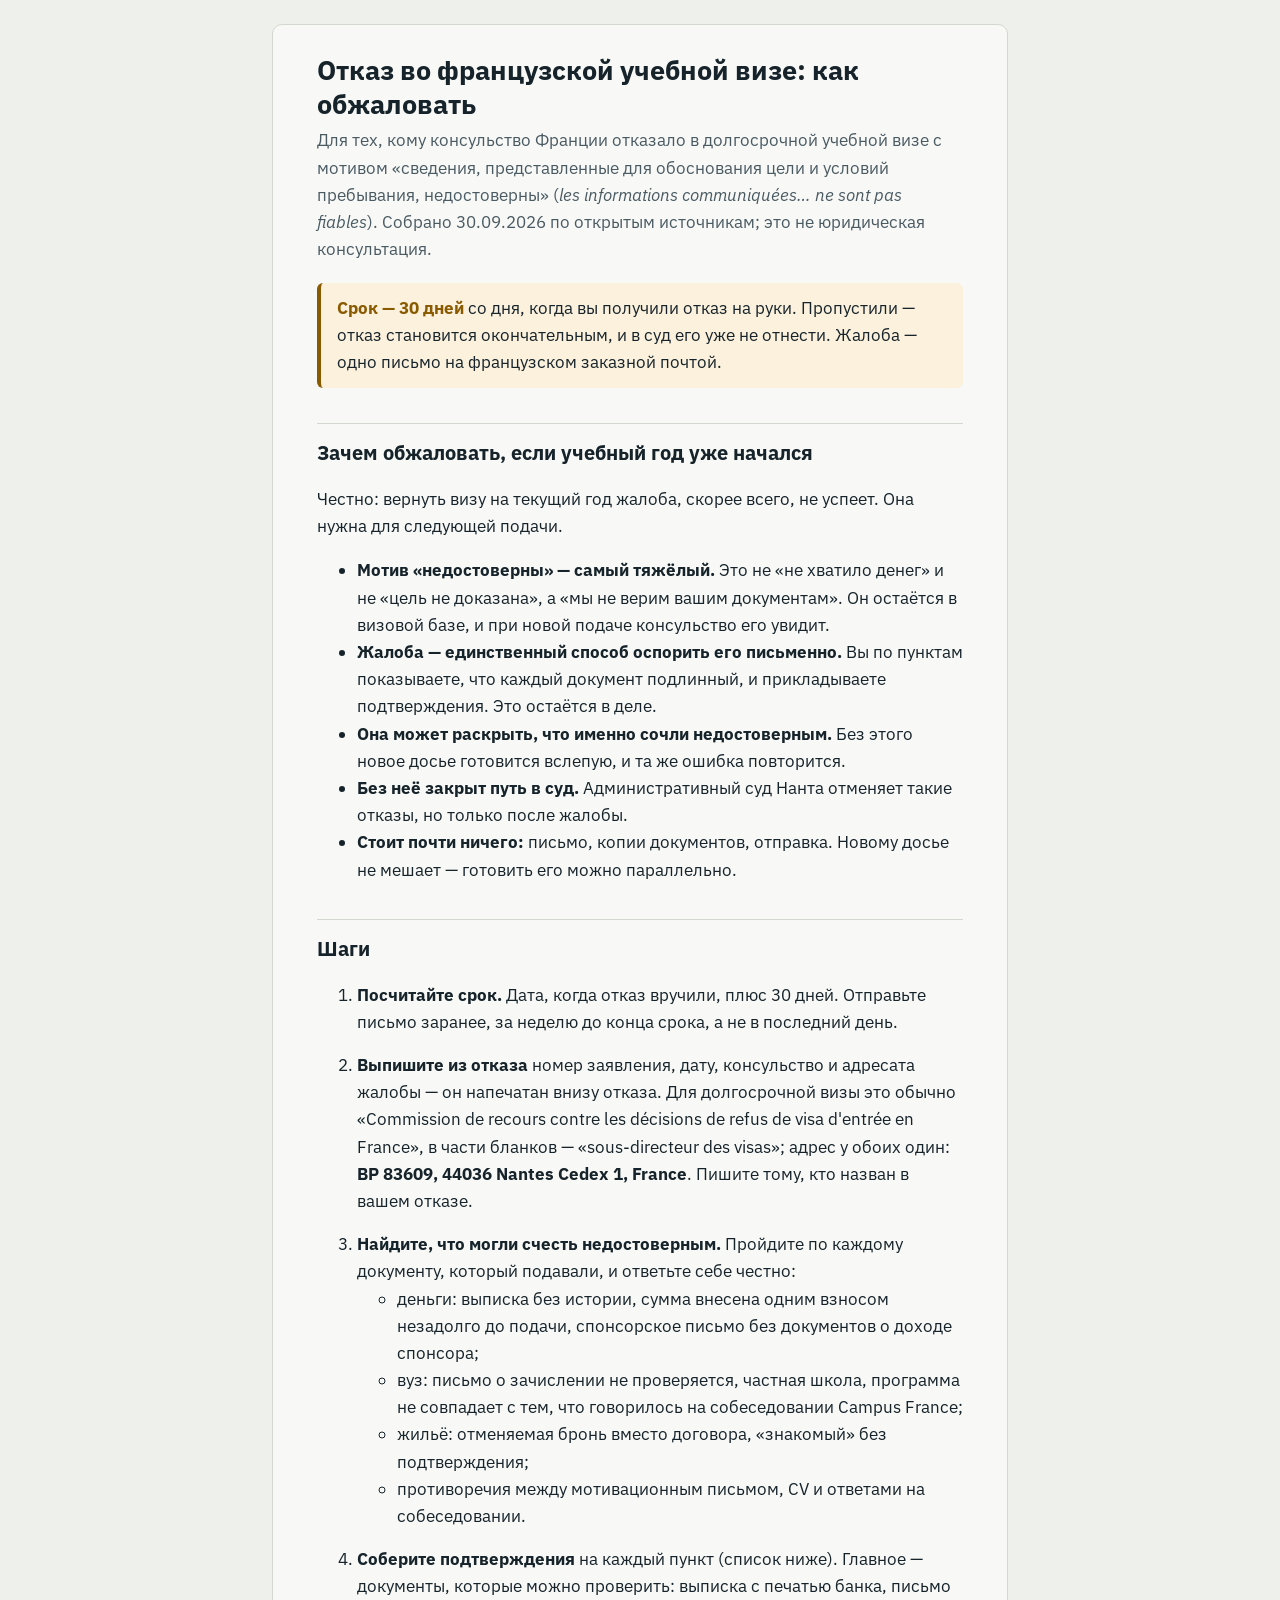
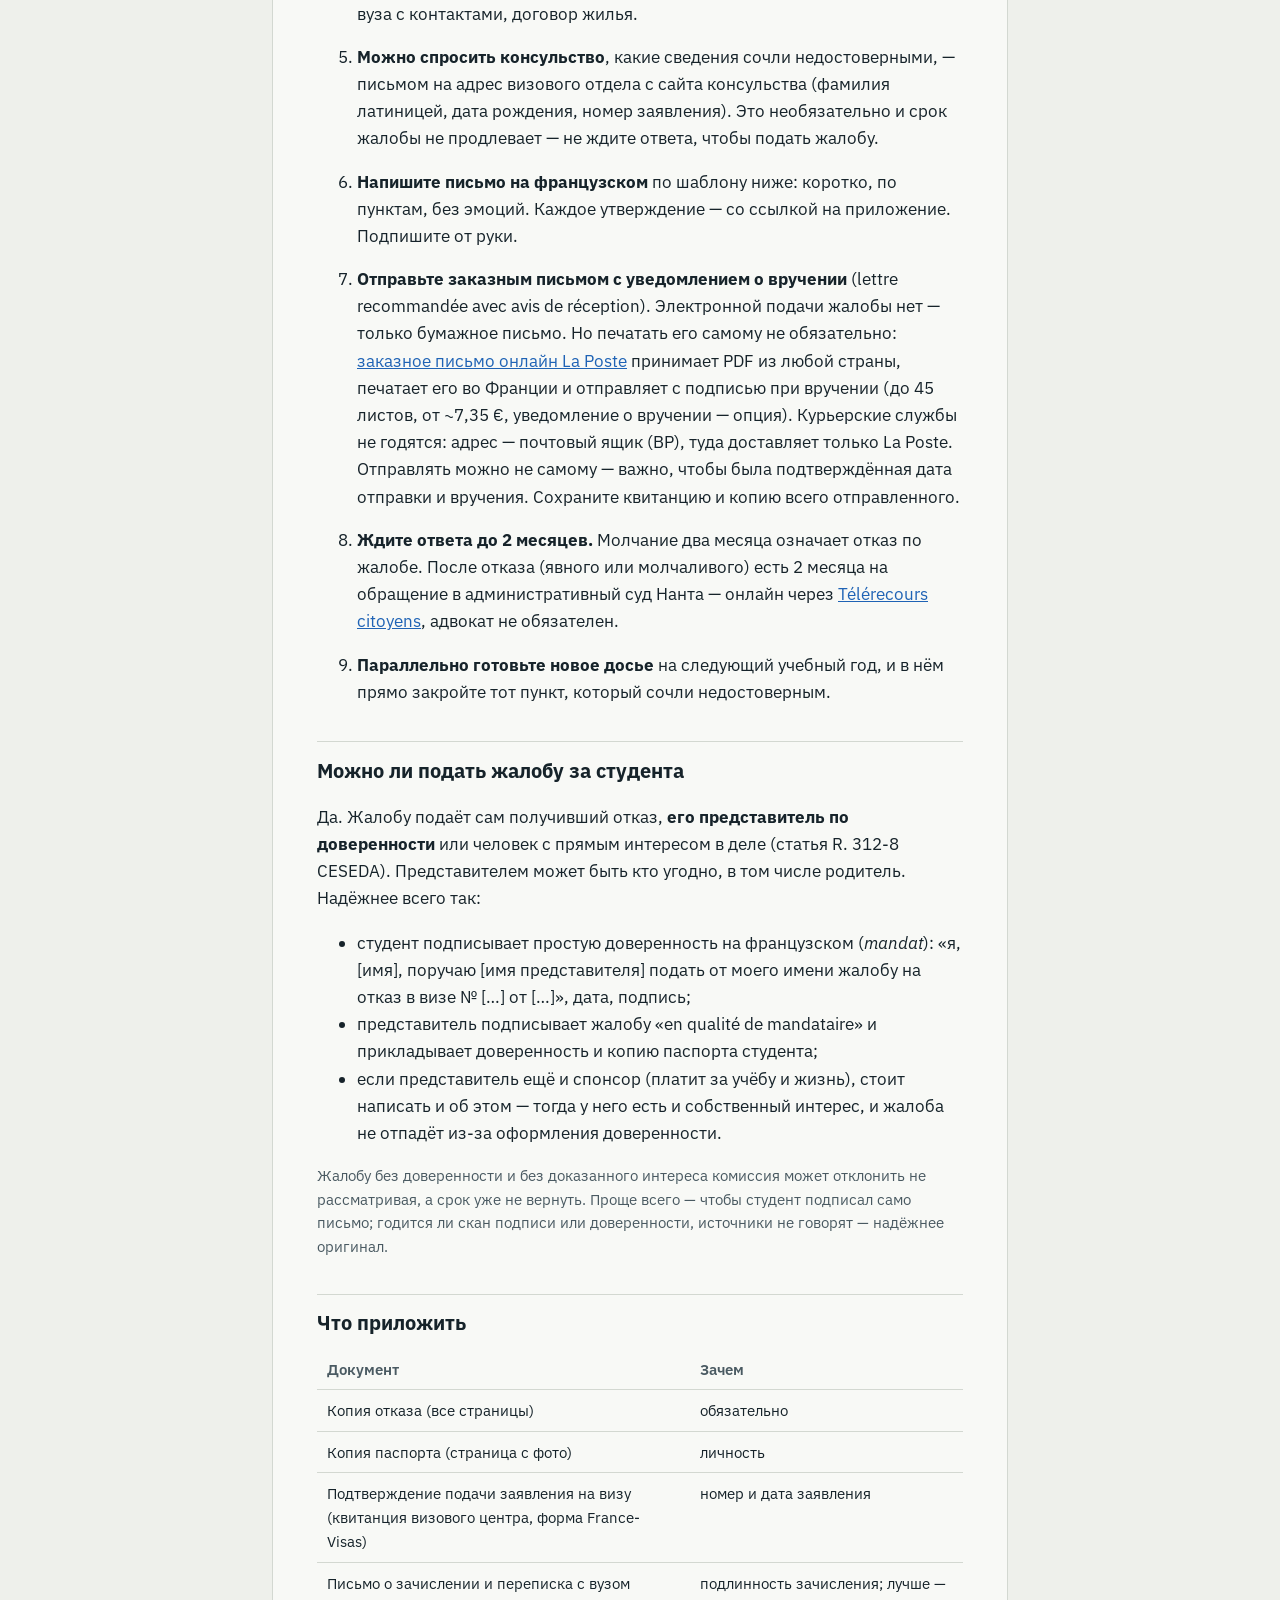
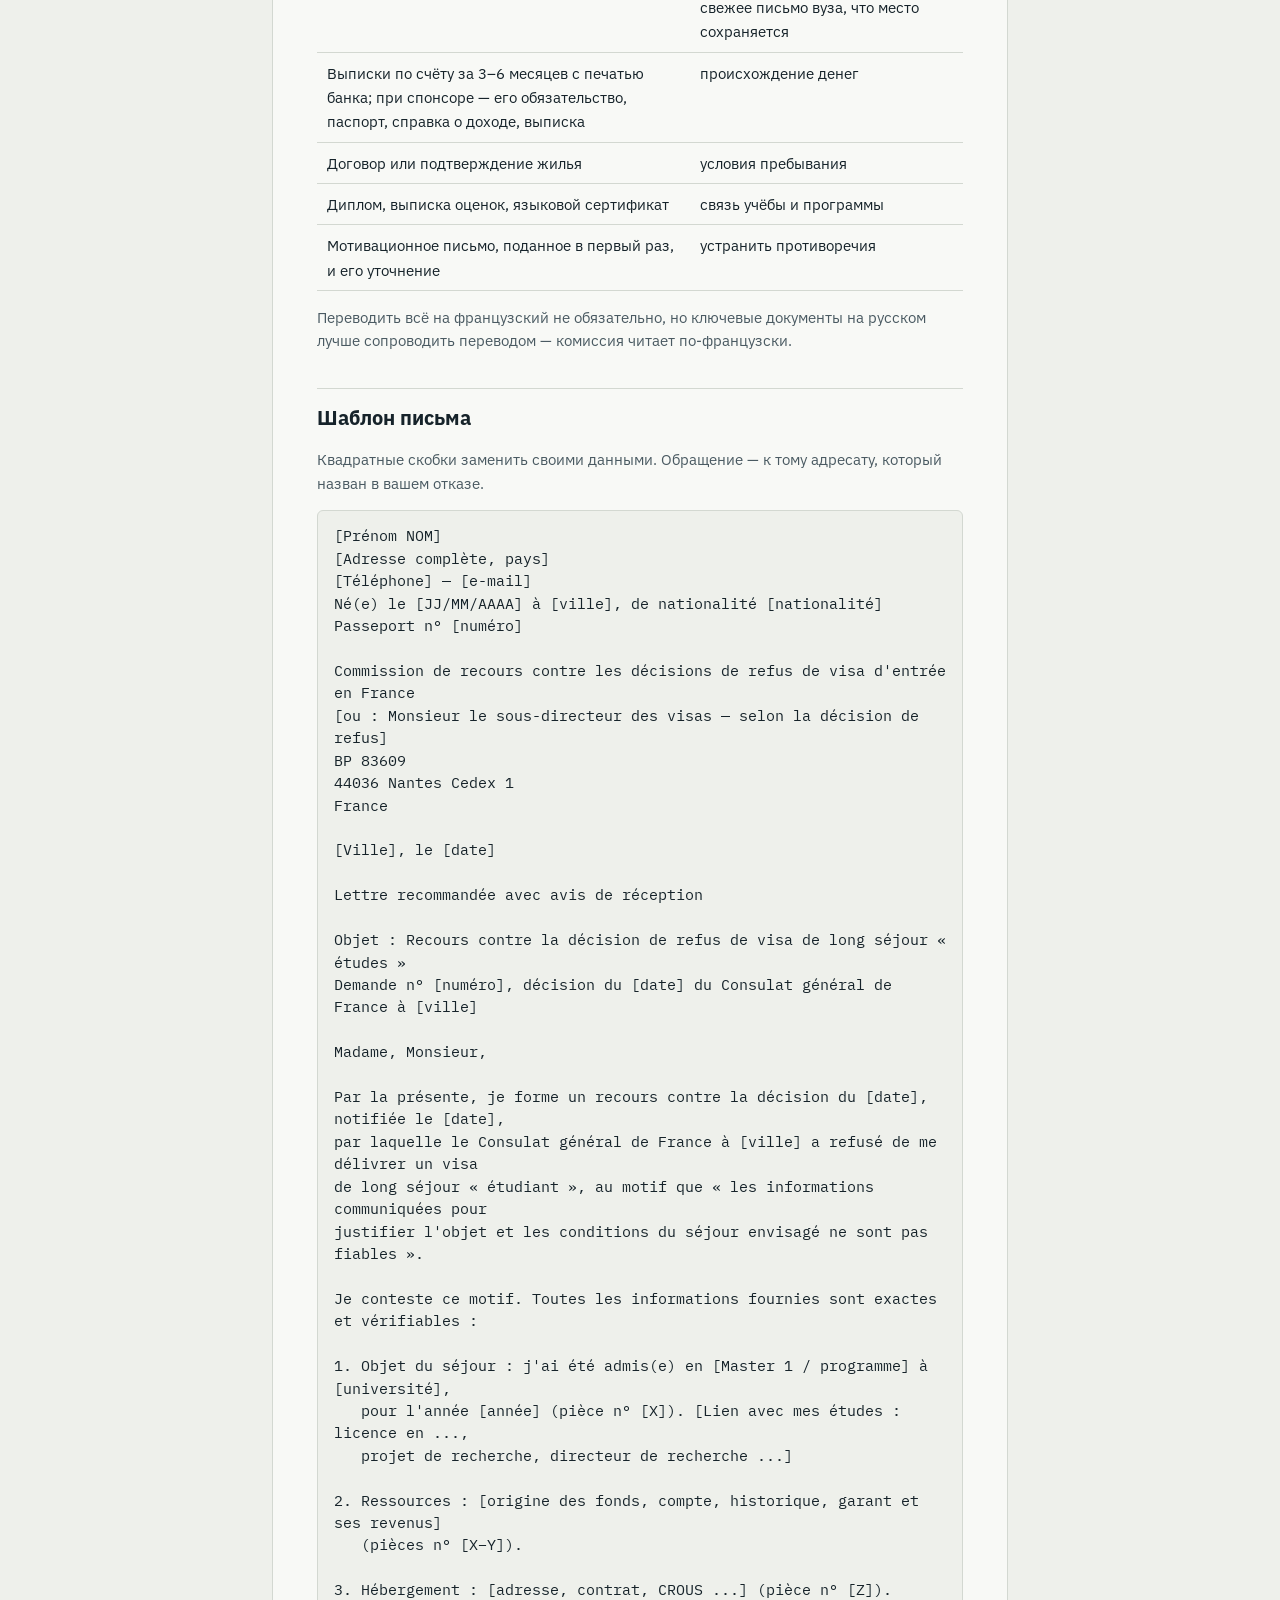
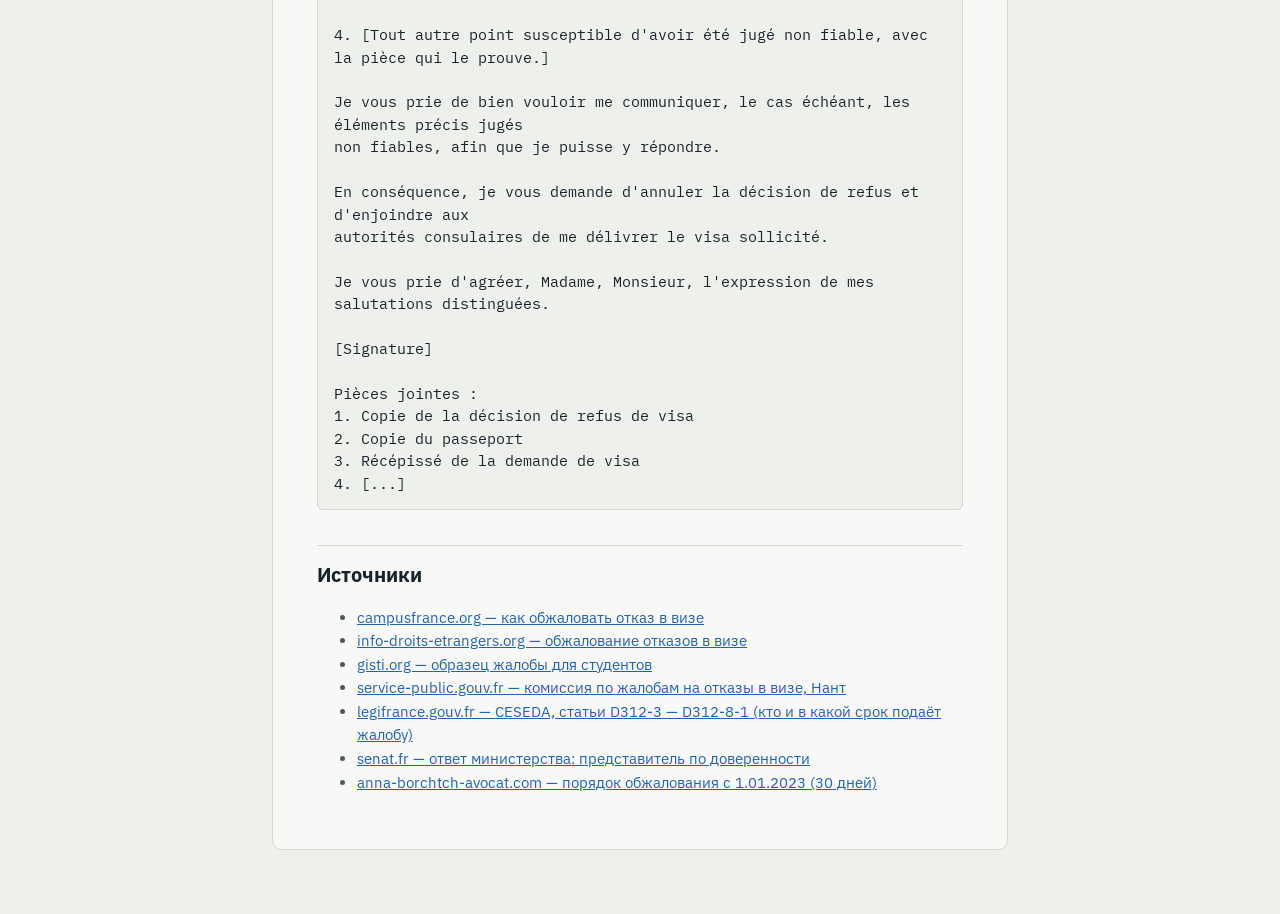
<file: life/france/visa-refusal-appeal/index.html>
<!doctype html>
<html lang="ru">
<head>
<meta charset="utf-8">
<meta name="viewport" content="width=device-width, initial-scale=1">
<title>Отказ во французской учебной визе: как обжаловать</title>
<meta name="description" content="Отказ во французской долгосрочной учебной визе с мотивом «сведения недостоверны»: зачем обжаловать, даже если учебный год уже начался, и как подать жалобу в Нант за 30 дней. Шаги, список приложений, шаблон письма на французском.">
<link rel="canonical" href="https://mpashka.github.io/pages/life/france/visa-refusal-appeal/">
<meta property="og:type" content="article">
<meta property="og:url" content="https://mpashka.github.io/pages/life/france/visa-refusal-appeal/">
<meta property="og:title" content="Отказ во французской учебной визе: как обжаловать">
<meta property="og:description" content="30 дней на жалобу в Нант. Зачем она нужна, что приложить, шаблон письма на французском.">
<meta property="og:locale" content="ru_RU">
<link rel="preconnect" href="https://fonts.googleapis.com">
<link rel="preconnect" href="https://fonts.gstatic.com" crossorigin>
<link rel="stylesheet" href="https://fonts.googleapis.com/css2?family=IBM+Plex+Mono:wght@400;500&family=IBM+Plex+Sans:ital,wght@0,400;0,500;0,600;1,400&display=swap&subset=cyrillic,latin-ext">
<style>
:root {
  color-scheme: light;
  --ground: #eef0eb;
  --paper: #f8f9f6;
  --ink: #16232a;
  --ink-2: #4a5a62;
  --rule: #d3d8d1;
  --signal: #8a5a00;
  --signal-bg: #fbf1dc;
  --link: #1f63b5;
}
@media (prefers-color-scheme: dark) {
  :root {
    color-scheme: dark;
    --ground: #12181b;
    --paper: #182125;
    --ink: #e4eae7;
    --ink-2: #a7b4b9;
    --rule: #2e3a3f;
    --signal: #f0b54a;
    --signal-bg: #2b2415;
    --link: #7fb2f0;
  }
}
* { box-sizing: border-box; }
body {
  margin: 0;
  background: var(--ground);
  color: var(--ink);
  font: 17px/1.6 "IBM Plex Sans", system-ui, -apple-system, "Segoe UI", sans-serif;
  padding: 24px 16px 64px;
}
main {
  max-width: 46rem;
  margin: 0 auto;
  background: var(--paper);
  border: 1px solid var(--rule);
  border-radius: 10px;
  padding: 28px clamp(16px, 4vw, 44px) 40px;
}
h1 { font-size: 1.7rem; line-height: 1.25; margin: 0 0 .4rem; }
h2 { font-size: 1.25rem; margin: 2.2rem 0 .6rem; padding-top: .8rem; border-top: 1px solid var(--rule); }
h3 { font-size: 1.05rem; margin: 1.4rem 0 .4rem; }
p, li { max-width: 42rem; }
.lead { color: var(--ink-2); margin-top: 0; }
.alert {
  background: var(--signal-bg);
  border-left: 4px solid var(--signal);
  padding: 12px 16px;
  border-radius: 6px;
  margin: 1.2rem 0;
}
.alert strong { color: var(--signal); }
a { color: var(--link); }
ol.steps > li { margin-bottom: 1rem; }
code, pre { font-family: "IBM Plex Mono", ui-monospace, monospace; font-size: .88em; }
.letter {
  overflow-x: auto;
  background: var(--ground);
  border: 1px solid var(--rule);
  border-radius: 6px;
  padding: 14px 16px;
  white-space: pre-wrap;
  line-height: 1.5;
}
.table-wrap { overflow-x: auto; }
table { border-collapse: collapse; width: 100%; font-size: .95rem; }
th, td { text-align: left; vertical-align: top; padding: 8px 10px; border-bottom: 1px solid var(--rule); }
th { color: var(--ink-2); font-weight: 600; }
.muted { color: var(--ink-2); font-size: .92rem; }
</style>
</head>
<body>
<main>
<h1>Отказ во французской учебной визе: как обжаловать</h1>
<p class="lead">Для тех, кому консульство Франции отказало в долгосрочной учебной визе с мотивом
«сведения, представленные для обоснования цели и условий пребывания, недостоверны»
(<i>les informations communiquées… ne sont pas fiables</i>). Собрано 30.09.2026 по открытым
источникам; это не юридическая консультация.</p>

<div class="alert"><strong>Срок — 30 дней</strong> со дня, когда вы получили отказ на руки. Пропустили —
отказ становится окончательным, и в суд его уже не отнести. Жалоба — одно письмо на французском
заказной почтой.</div>

<h2>Зачем обжаловать, если учебный год уже начался</h2>
<p>Честно: вернуть визу на текущий год жалоба, скорее всего, не успеет. Она нужна для следующей подачи.</p>
<ul>
  <li><b>Мотив «недостоверны» — самый тяжёлый.</b> Это не «не хватило денег» и не «цель не
    доказана», а «мы не верим вашим документам». Он остаётся в визовой базе, и при новой подаче
    консульство его увидит.</li>
  <li><b>Жалоба — единственный способ оспорить его письменно.</b> Вы по пунктам показываете, что
    каждый документ подлинный, и прикладываете подтверждения. Это остаётся в деле.</li>
  <li><b>Она может раскрыть, что именно сочли недостоверным.</b> Без этого новое досье
    готовится вслепую, и та же ошибка повторится.</li>
  <li><b>Без неё закрыт путь в суд.</b> Административный суд Нанта отменяет такие отказы, но
    только после жалобы.</li>
  <li><b>Стоит почти ничего:</b> письмо, копии документов, отправка. Новому досье не мешает —
    готовить его можно параллельно.</li>
</ul>

<h2>Шаги</h2>
<ol class="steps">
  <li><b>Посчитайте срок.</b> Дата, когда отказ вручили, плюс 30 дней. Отправьте письмо
    заранее, за неделю до конца срока, а не в последний день.</li>
  <li><b>Выпишите из отказа</b> номер заявления, дату, консульство и адресата жалобы — он
    напечатан внизу отказа. Для долгосрочной визы это обычно «Commission de recours contre les
    décisions de refus de visa d'entrée en France», в части бланков — «sous-directeur des visas»;
    адрес у обоих один: <b>BP 83609, 44036 Nantes Cedex 1, France</b>. Пишите тому, кто назван в
    вашем отказе.</li>
  <li><b>Найдите, что могли счесть недостоверным.</b> Пройдите по каждому документу, который
    подавали, и ответьте себе честно:
    <ul>
      <li>деньги: выписка без истории, сумма внесена одним взносом незадолго до подачи,
        спонсорское письмо без документов о доходе спонсора;</li>
      <li>вуз: письмо о зачислении не проверяется, частная школа, программа не совпадает с
        тем, что говорилось на собеседовании Campus France;</li>
      <li>жильё: отменяемая бронь вместо договора, «знакомый» без подтверждения;</li>
      <li>противоречия между мотивационным письмом, CV и ответами на собеседовании.</li>
    </ul></li>
  <li><b>Соберите подтверждения</b> на каждый пункт (список ниже). Главное — документы, которые
    можно проверить: выписка с печатью банка, письмо вуза с контактами, договор жилья.</li>
  <li><b>Можно спросить консульство</b>, какие сведения сочли недостоверными, — письмом на
    адрес визового отдела с сайта консульства (фамилия латиницей, дата рождения, номер
    заявления). Это необязательно и срок жалобы не продлевает — не ждите ответа, чтобы подать жалобу.</li>
  <li><b>Напишите письмо на французском</b> по шаблону ниже: коротко, по пунктам, без эмоций.
    Каждое утверждение — со ссылкой на приложение. Подпишите от руки.</li>
  <li><b>Отправьте заказным письмом с уведомлением о вручении</b> (lettre recommandée avec avis
    de réception). Электронной подачи жалобы нет — только бумажное письмо. Но печатать его самому не
    обязательно: <a href="https://www.laposte.fr/lettre-recommandee-en-ligne">заказное письмо онлайн
    La Poste</a> принимает PDF из любой страны, печатает его во Франции и отправляет с подписью при
    вручении (до 45 листов, от ~7,35 €, уведомление о вручении — опция). Курьерские службы не
    годятся: адрес — почтовый ящик (BP), туда доставляет только La Poste. Отправлять можно не
    самому — важно, чтобы была подтверждённая дата отправки и вручения. Сохраните квитанцию и
    копию всего отправленного.</li>
  <li><b>Ждите ответа до 2 месяцев.</b> Молчание два месяца означает отказ по жалобе. После
    отказа (явного или молчаливого) есть 2 месяца на обращение в административный суд Нанта —
    онлайн через <a href="https://citoyens.telerecours.fr/">Télérecours citoyens</a>, адвокат не обязателен.</li>
  <li><b>Параллельно готовьте новое досье</b> на следующий учебный год, и в нём прямо закройте тот
    пункт, который сочли недостоверным.</li>
</ol>

<h2>Можно ли подать жалобу за студента</h2>
<p>Да. Жалобу подаёт сам получивший отказ, <b>его представитель по доверенности</b> или человек с
прямым интересом в деле (статья R. 312-8 CESEDA). Представителем может быть кто угодно, в том
числе родитель. Надёжнее всего так:</p>
<ul>
  <li>студент подписывает простую доверенность на французском (<i>mandat</i>): «я, [имя], поручаю
    [имя представителя] подать от моего имени жалобу на отказ в визе № […] от […]», дата, подпись;</li>
  <li>представитель подписывает жалобу «en qualité de mandataire» и прикладывает доверенность и
    копию паспорта студента;</li>
  <li>если представитель ещё и спонсор (платит за учёбу и жизнь), стоит написать и об этом —
    тогда у него есть и собственный интерес, и жалоба не отпадёт из-за оформления доверенности.</li>
</ul>
<p class="muted">Жалобу без доверенности и без доказанного интереса комиссия может отклонить не
рассматривая, а срок уже не вернуть. Проще всего — чтобы студент подписал само письмо; годится ли
скан подписи или доверенности, источники не говорят — надёжнее оригинал.</p>

<h2>Что приложить</h2>
<div class="table-wrap">
<table>
  <tr><th>Документ</th><th>Зачем</th></tr>
  <tr><td>Копия отказа (все страницы)</td><td>обязательно</td></tr>
  <tr><td>Копия паспорта (страница с фото)</td><td>личность</td></tr>
  <tr><td>Подтверждение подачи заявления на визу (квитанция визового центра, форма France-Visas)</td><td>номер и дата заявления</td></tr>
  <tr><td>Письмо о зачислении и переписка с вузом</td><td>подлинность зачисления; лучше — свежее письмо вуза, что место сохраняется</td></tr>
  <tr><td>Выписки по счёту за 3–6 месяцев с печатью банка; при спонсоре — его обязательство, паспорт, справка о доходе, выписка</td><td>происхождение денег</td></tr>
  <tr><td>Договор или подтверждение жилья</td><td>условия пребывания</td></tr>
  <tr><td>Диплом, выписка оценок, языковой сертификат</td><td>связь учёбы и программы</td></tr>
  <tr><td>Мотивационное письмо, поданное в первый раз, и его уточнение</td><td>устранить противоречия</td></tr>
</table>
</div>
<p class="muted">Переводить всё на французский не обязательно, но ключевые документы на русском лучше
сопроводить переводом — комиссия читает по-французски.</p>

<h2>Шаблон письма</h2>
<p class="muted">Квадратные скобки заменить своими данными. Обращение — к тому адресату, который назван в вашем отказе.</p>
<pre class="letter">[Prénom NOM]
[Adresse complète, pays]
[Téléphone] — [e-mail]
Né(e) le [JJ/MM/AAAA] à [ville], de nationalité [nationalité]
Passeport n° [numéro]

Commission de recours contre les décisions de refus de visa d'entrée en France
[ou : Monsieur le sous-directeur des visas — selon la décision de refus]
BP 83609
44036 Nantes Cedex 1
France

[Ville], le [date]

Lettre recommandée avec avis de réception

Objet : Recours contre la décision de refus de visa de long séjour « études »
Demande n° [numéro], décision du [date] du Consulat général de France à [ville]

Madame, Monsieur,

Par la présente, je forme un recours contre la décision du [date], notifiée le [date],
par laquelle le Consulat général de France à [ville] a refusé de me délivrer un visa
de long séjour « étudiant », au motif que « les informations communiquées pour
justifier l'objet et les conditions du séjour envisagé ne sont pas fiables ».

Je conteste ce motif. Toutes les informations fournies sont exactes et vérifiables :

1. Objet du séjour : j'ai été admis(e) en [Master 1 / programme] à [université],
   pour l'année [année] (pièce n° [X]). [Lien avec mes études : licence en ...,
   projet de recherche, directeur de recherche ...]

2. Ressources : [origine des fonds, compte, historique, garant et ses revenus]
   (pièces n° [X–Y]).

3. Hébergement : [adresse, contrat, CROUS ...] (pièce n° [Z]).

4. [Tout autre point susceptible d'avoir été jugé non fiable, avec la pièce qui le prouve.]

Je vous prie de bien vouloir me communiquer, le cas échéant, les éléments précis jugés
non fiables, afin que je puisse y répondre.

En conséquence, je vous demande d'annuler la décision de refus et d'enjoindre aux
autorités consulaires de me délivrer le visa sollicité.

Je vous prie d'agréer, Madame, Monsieur, l'expression de mes salutations distinguées.

[Signature]

Pièces jointes :
1. Copie de la décision de refus de visa
2. Copie du passeport
3. Récépissé de la demande de visa
4. [...]</pre>

<h2>Источники</h2>
<ul class="muted">
  <li><a href="https://www.campusfrance.org/en/appeal-visa-refusal">campusfrance.org — как обжаловать отказ в визе</a></li>
  <li><a href="https://www.info-droits-etrangers.org/venir-en-france/les-recours-contre-les-refus-de-visas/">info-droits-etrangers.org — обжалование отказов в визе</a></li>
  <li><a href="https://www.gisti.org/spip.php?article1281=">gisti.org — образец жалобы для студентов</a></li>
  <li><a href="https://lannuaire.service-public.gouv.fr/gouvernement/2d7cc402-d543-4729-9e56-e4da3ed8bbc6">service-public.gouv.fr — комиссия по жалобам на отказы в визе, Нант</a></li>
  <li><a href="https://www.legifrance.gouv.fr/codes/section_lc/LEGITEXT000006070158/LEGISCTA000042800434/">legifrance.gouv.fr — CESEDA, статьи D312-3 — D312-8-1 (кто и в какой срок подаёт жалобу)</a></li>
  <li><a href="https://www.senat.fr/questions/base/2007/qSEQ071002070.html">senat.fr — ответ министерства: представитель по доверенности</a></li>
  <li><a href="https://anna-borchtch-avocat.com/en/new-administrative-procedures-for-appealing-against-visa-refusals-in-france/">anna-borchtch-avocat.com — порядок обжалования с 1.01.2023 (30 дней)</a></li>
</ul>
</main>
</body>
</html>
</file>
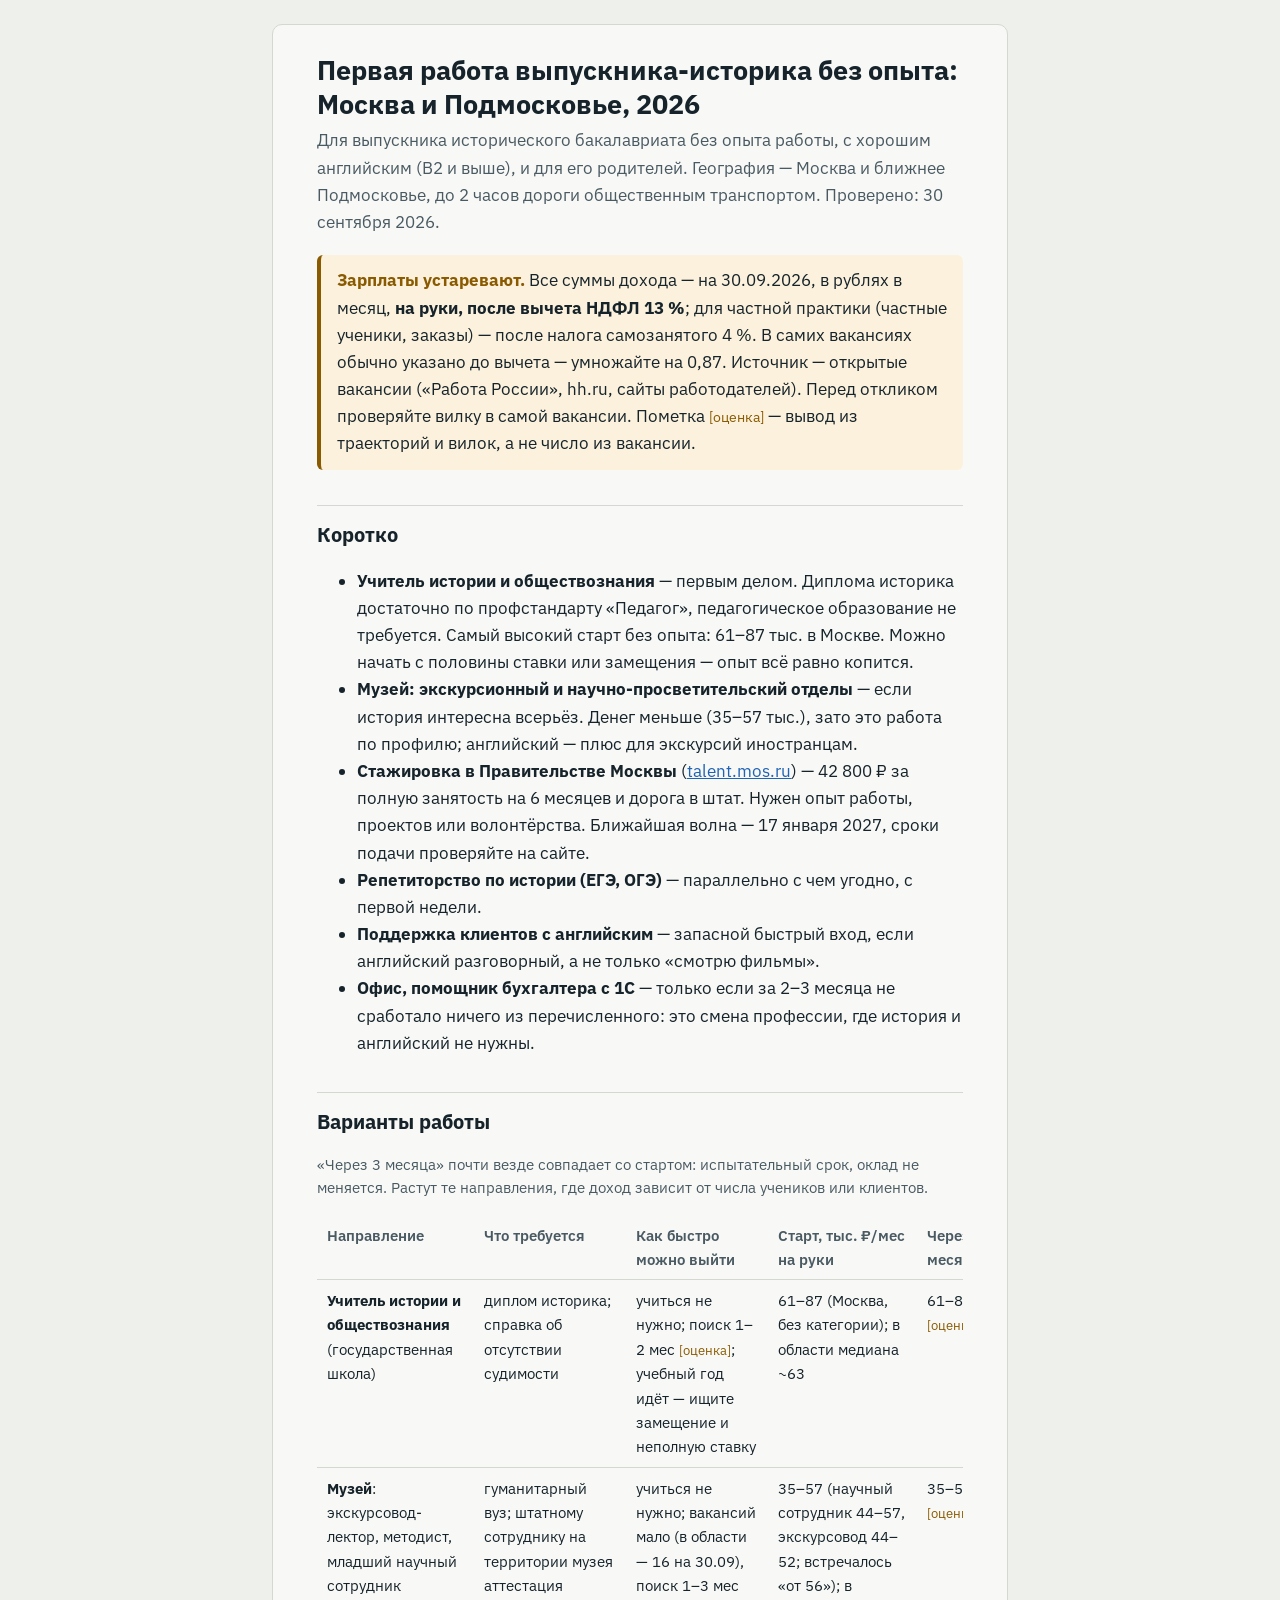
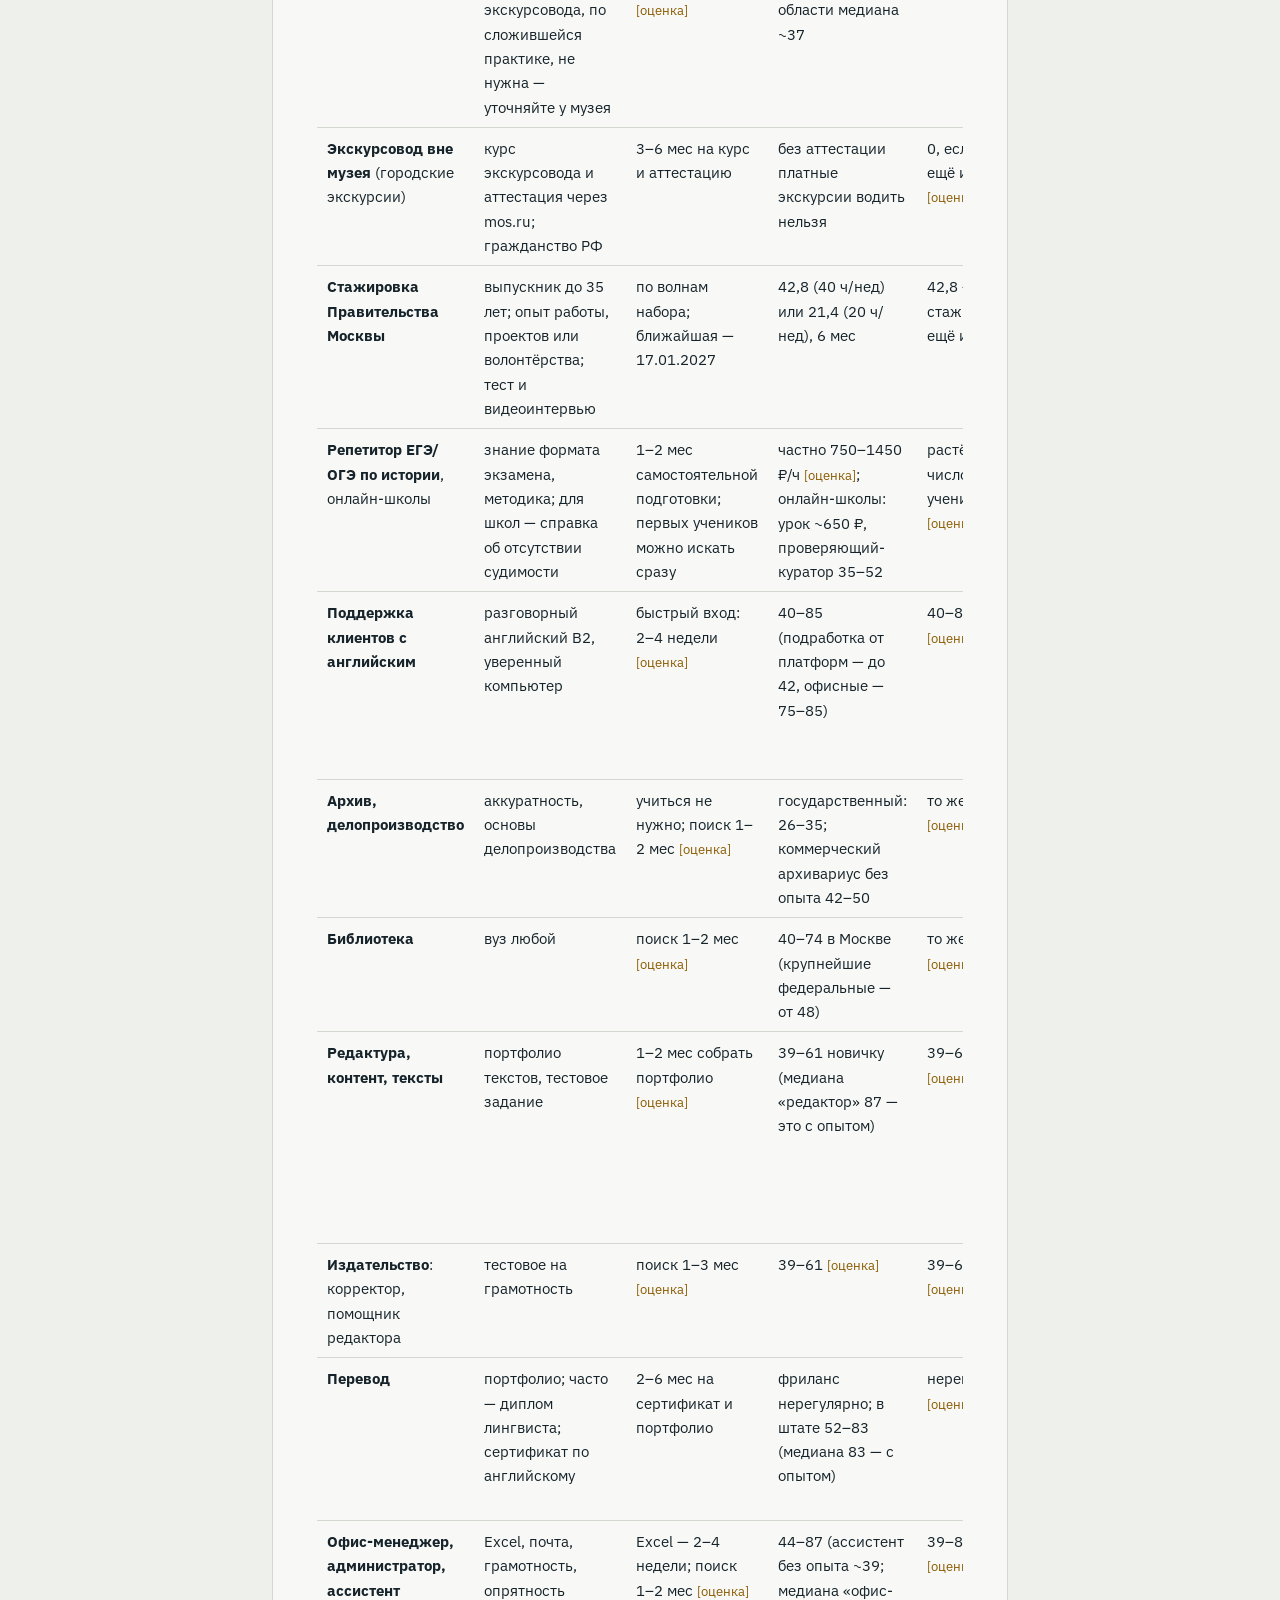
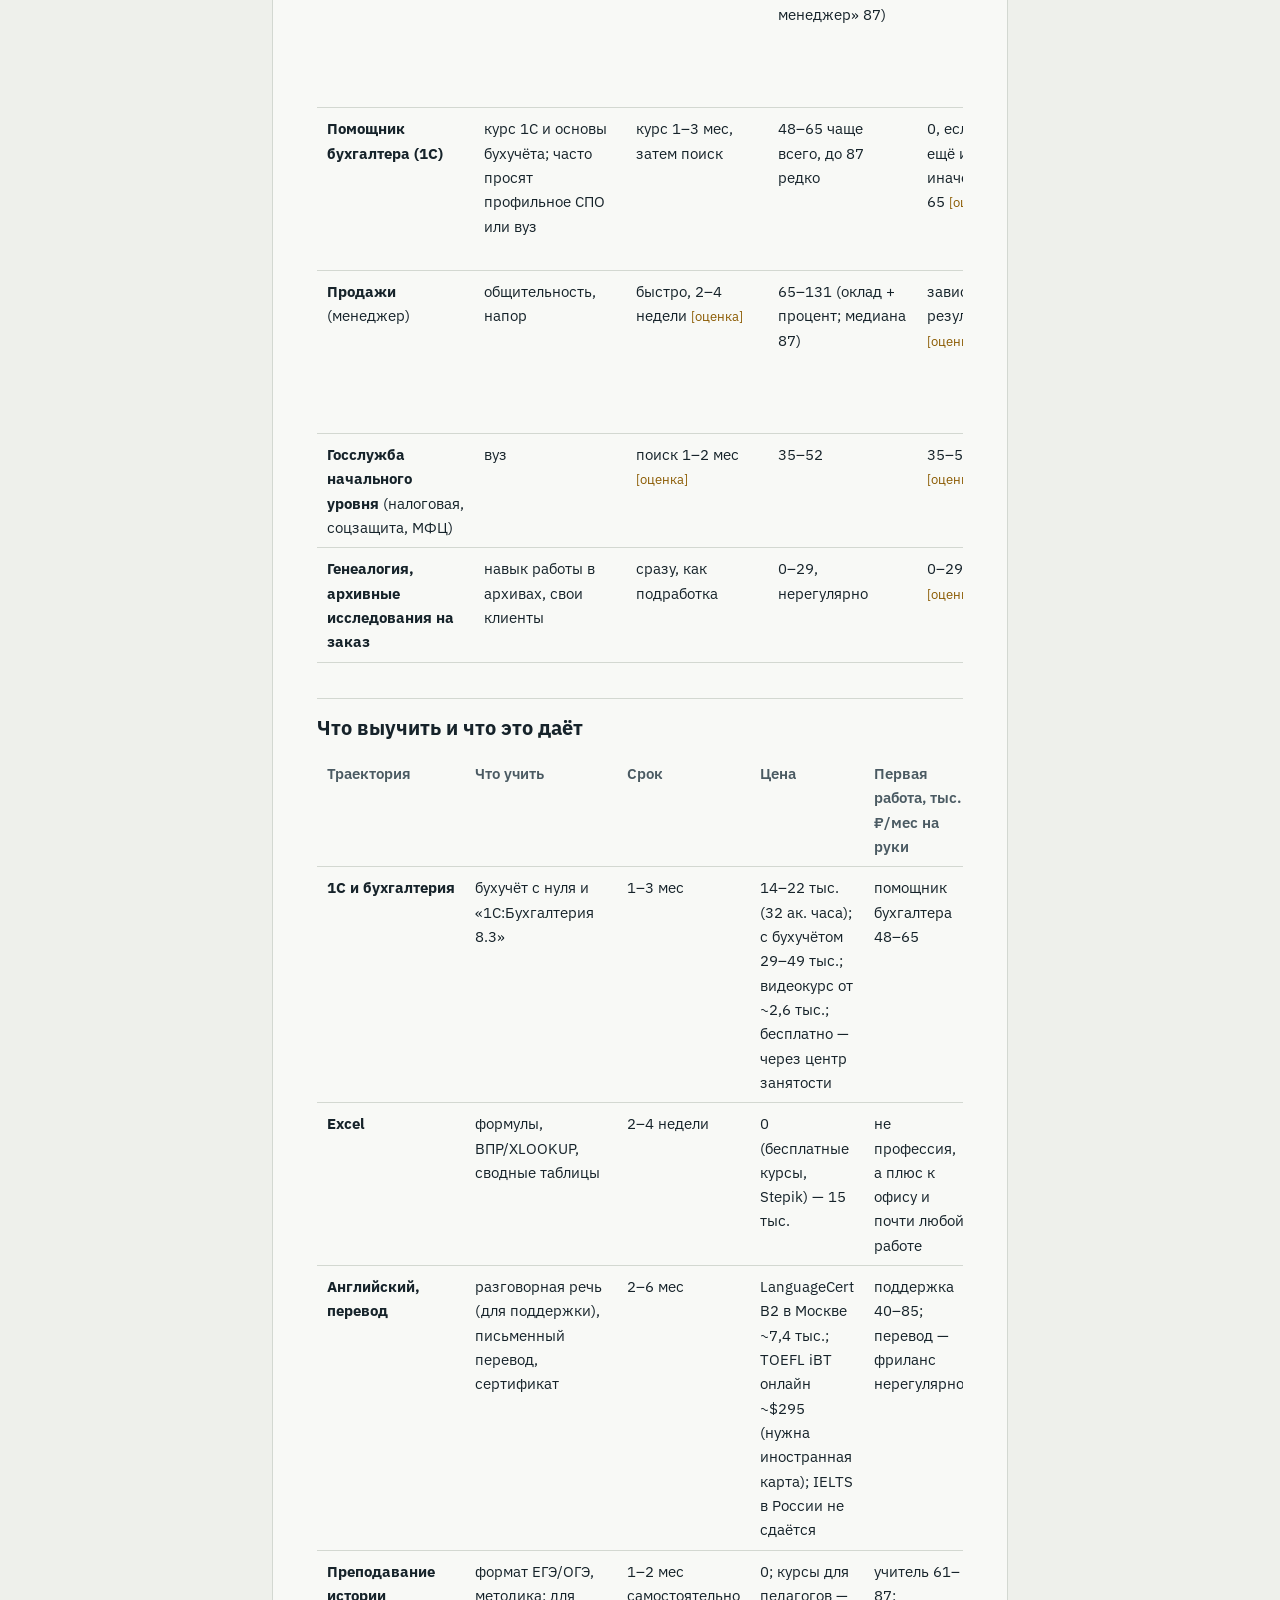
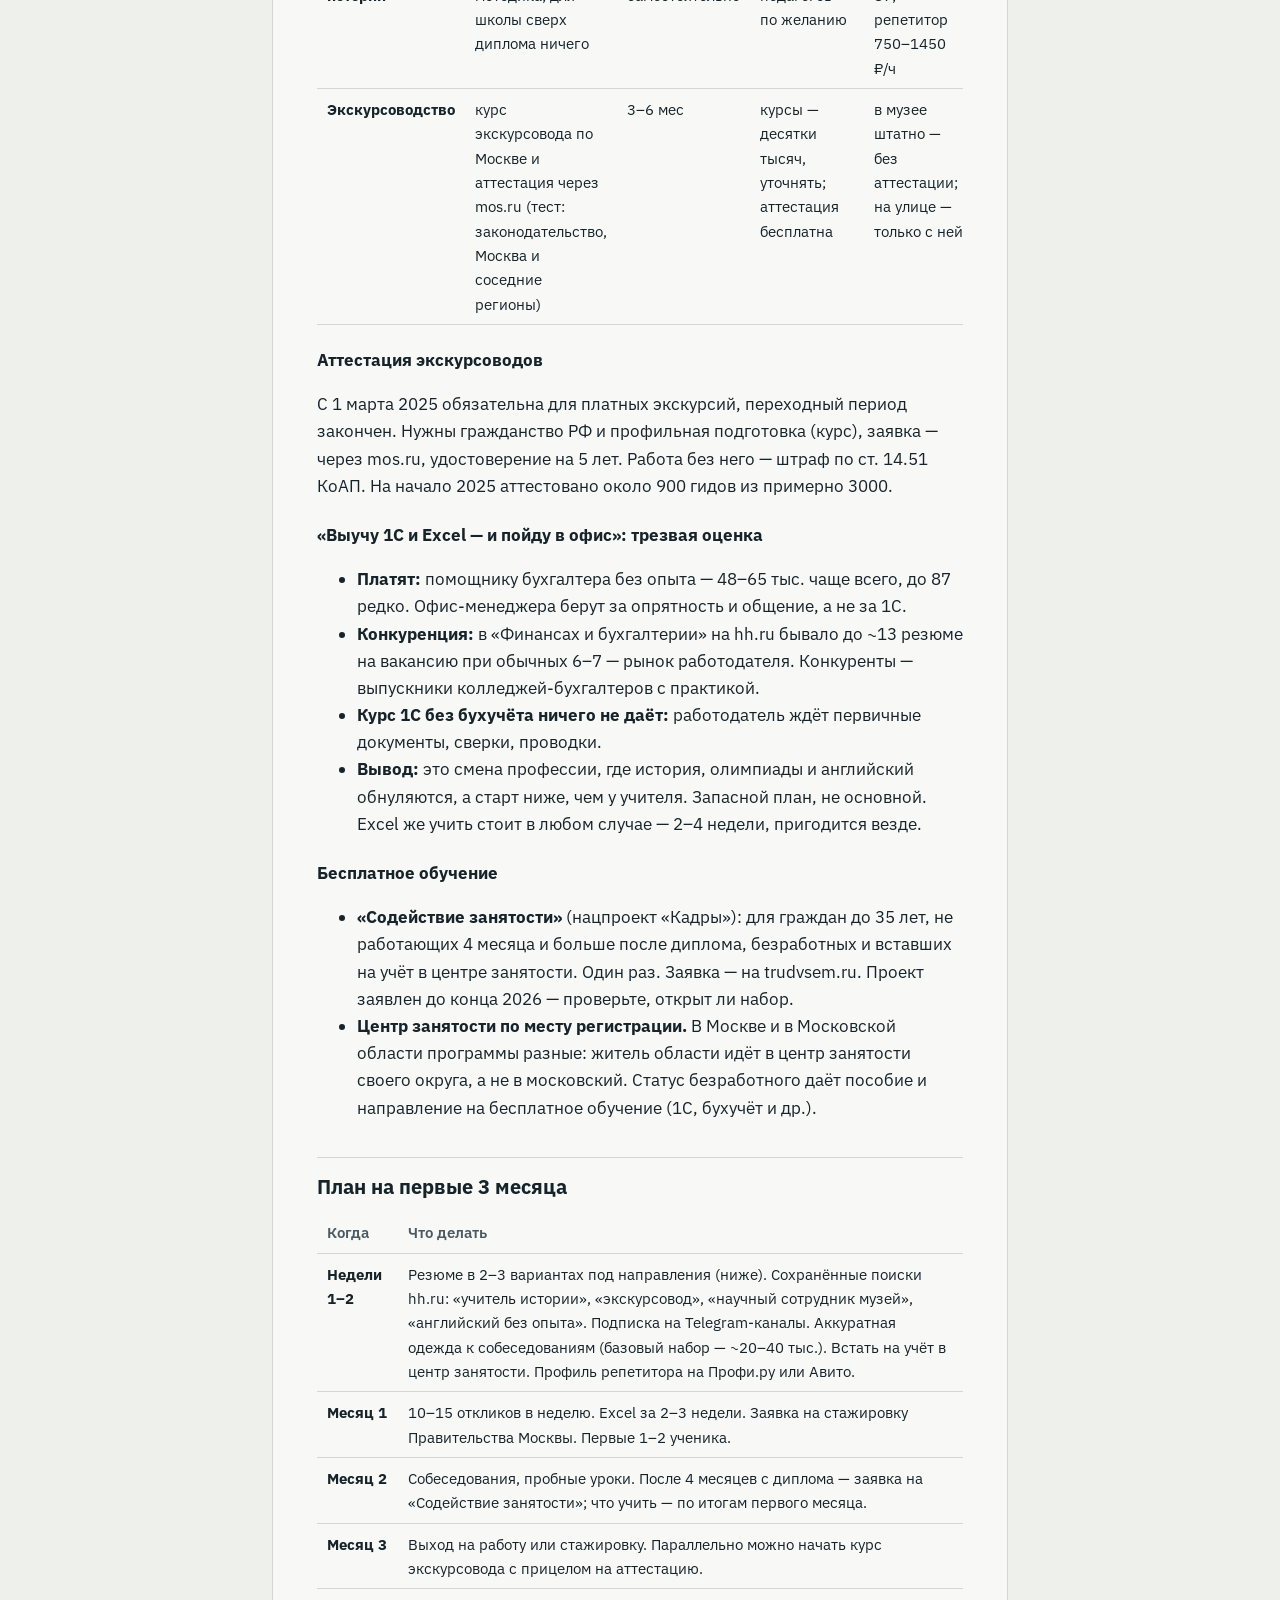
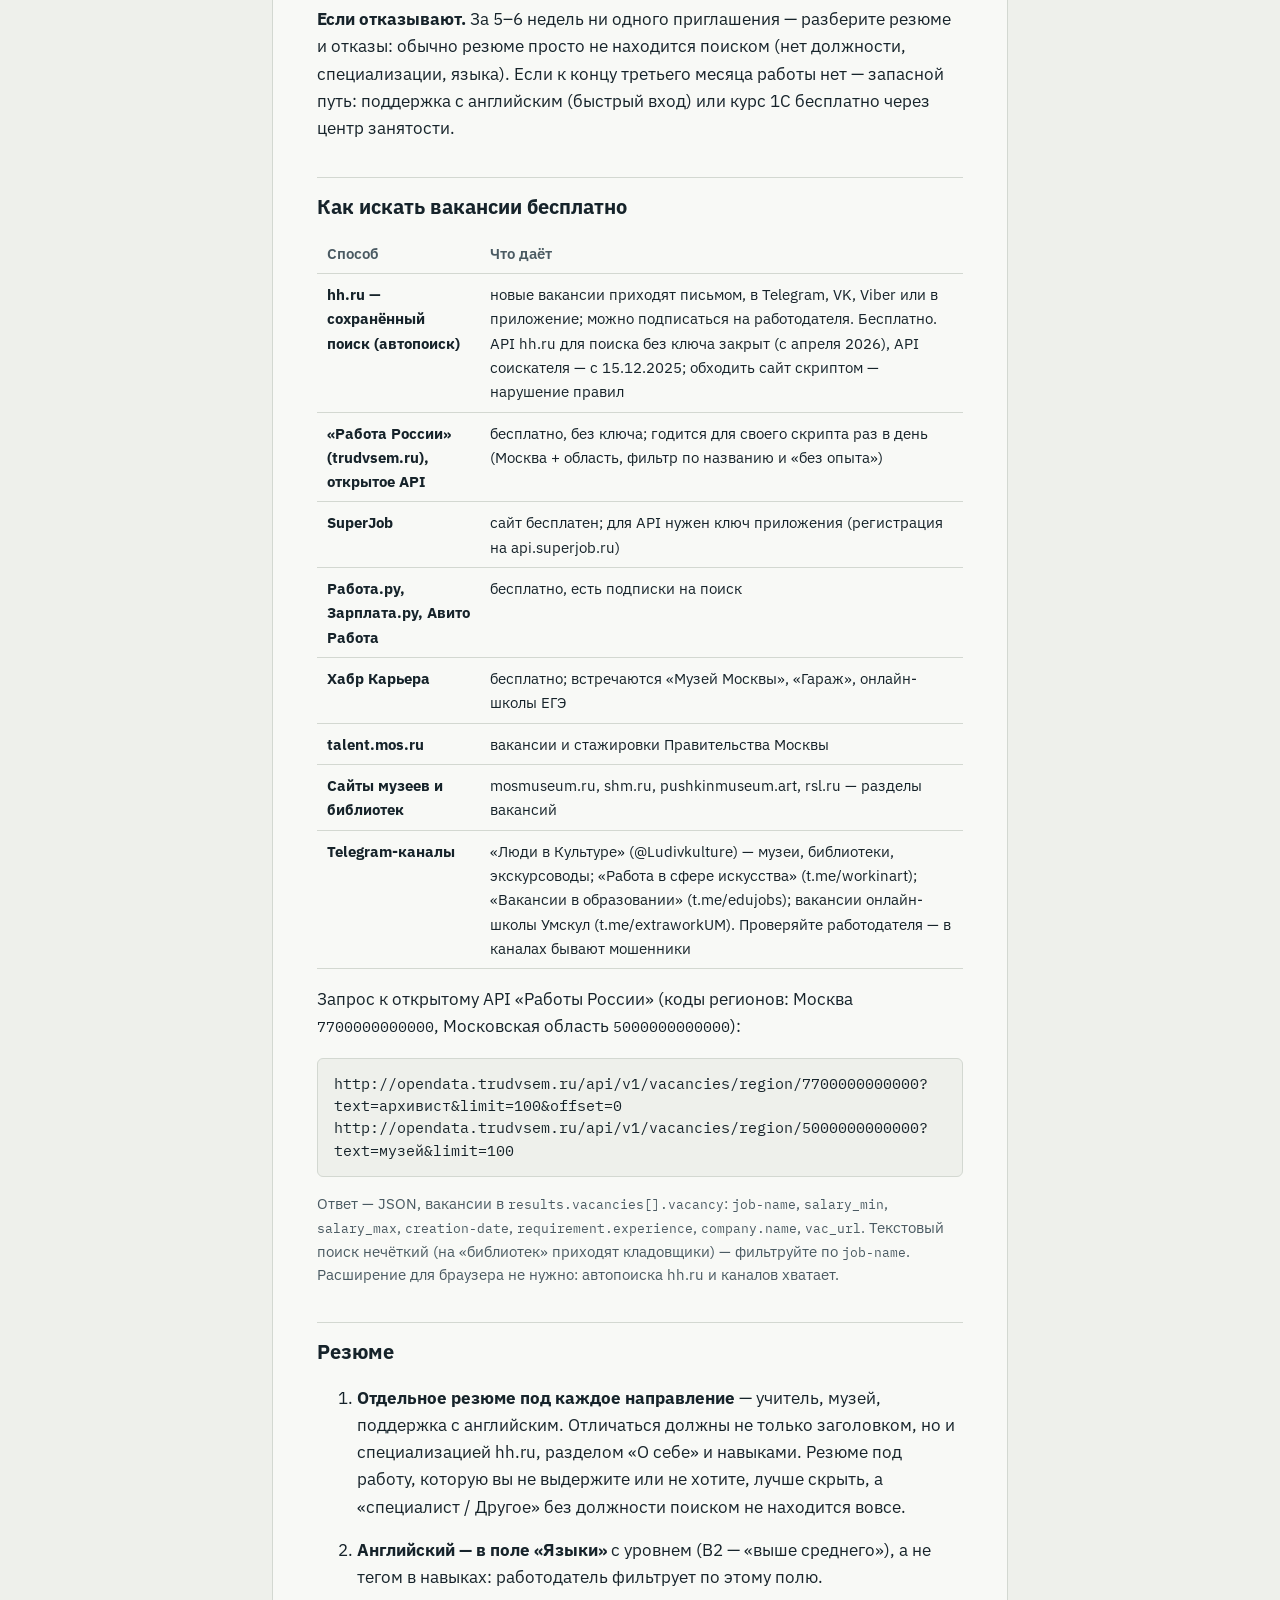
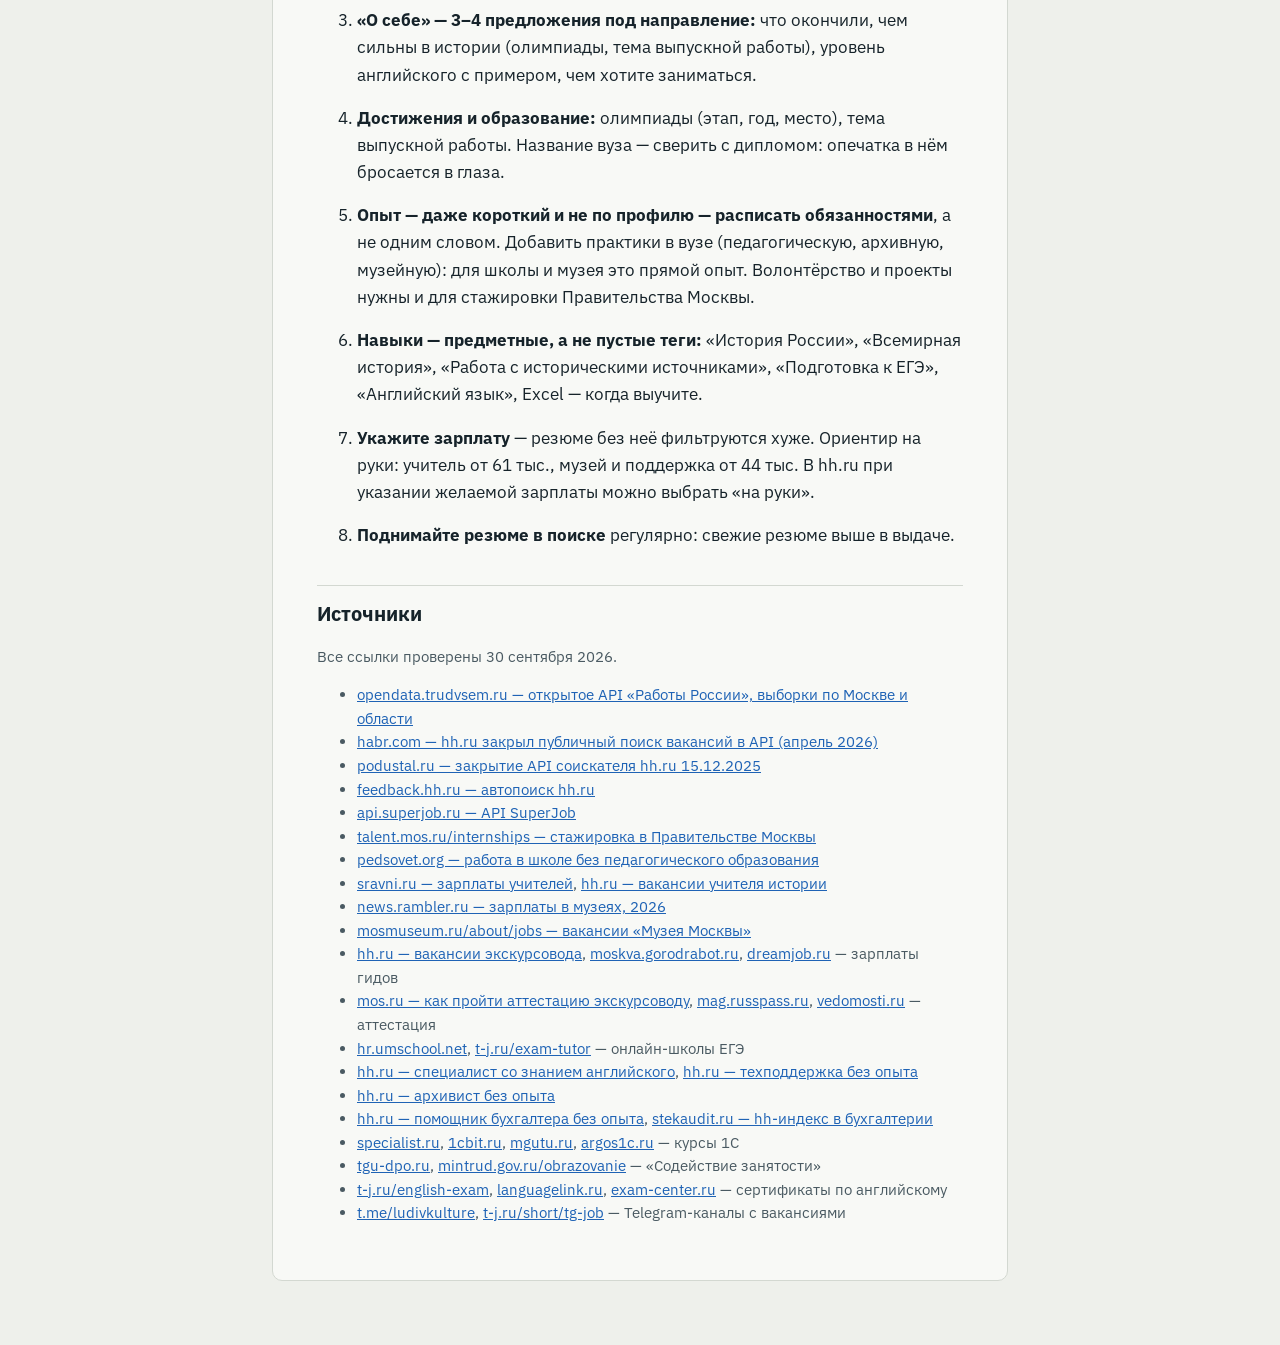
<file: life/russia/first-job-humanities-graduate/index.html>
<!doctype html>
<html lang="ru">
<head>
<meta charset="utf-8">
<meta name="viewport" content="width=device-width, initial-scale=1">
<title>Первая работа выпускника-историка без опыта: Москва и Подмосковье, 2026</title>
<meta name="description" content="Куда идти работать выпускнику исторического факультета без опыта, с хорошим английским, в Москве и Подмосковье: школа, музей, стажировка Правительства Москвы, репетиторство, поддержка с английским, офис и 1С. Как быстро можно выйти на работу и сколько платят на старте, через 3 месяца и через год.">
<link rel="canonical" href="https://mpashka.github.io/pages/life/russia/first-job-humanities-graduate/">
<meta property="og:type" content="article">
<meta property="og:url" content="https://mpashka.github.io/pages/life/russia/first-job-humanities-graduate/">
<meta property="og:title" content="Первая работа выпускника-историка без опыта: Москва и Подмосковье, 2026">
<meta property="og:description" content="Варианты работы, сроки выхода, доход на старте, через 3 месяца и через год; что выучить, план на 3 месяца и бесплатный поиск вакансий.">
<meta property="og:locale" content="ru_RU">
<link rel="preconnect" href="https://fonts.googleapis.com">
<link rel="preconnect" href="https://fonts.gstatic.com" crossorigin>
<link rel="stylesheet" href="https://fonts.googleapis.com/css2?family=IBM+Plex+Mono:wght@400;500&family=IBM+Plex+Sans:ital,wght@0,400;0,500;0,600;1,400&display=swap&subset=cyrillic,latin-ext">
<style>
:root {
  color-scheme: light;
  --ground: #eef0eb;
  --paper: #f8f9f6;
  --ink: #16232a;
  --ink-2: #4a5a62;
  --rule: #d3d8d1;
  --signal: #8a5a00;
  --signal-bg: #fbf1dc;
  --link: #1f63b5;
}
@media (prefers-color-scheme: dark) {
  :root {
    color-scheme: dark;
    --ground: #12181b;
    --paper: #182125;
    --ink: #e4eae7;
    --ink-2: #a7b4b9;
    --rule: #2e3a3f;
    --signal: #f0b54a;
    --signal-bg: #2b2415;
    --link: #7fb2f0;
  }
}
* { box-sizing: border-box; }
body {
  margin: 0;
  background: var(--ground);
  color: var(--ink);
  font: 17px/1.6 "IBM Plex Sans", system-ui, -apple-system, "Segoe UI", sans-serif;
  padding: 24px 16px 64px;
}
main {
  max-width: 46rem;
  margin: 0 auto;
  background: var(--paper);
  border: 1px solid var(--rule);
  border-radius: 10px;
  padding: 28px clamp(16px, 4vw, 44px) 40px;
}
h1 { font-size: 1.7rem; line-height: 1.25; margin: 0 0 .4rem; }
h2 { font-size: 1.25rem; margin: 2.2rem 0 .6rem; padding-top: .8rem; border-top: 1px solid var(--rule); }
h3 { font-size: 1.05rem; margin: 1.4rem 0 .4rem; }
p, li { max-width: 42rem; }
.lead { color: var(--ink-2); margin-top: 0; }
.alert {
  background: var(--signal-bg);
  border-left: 4px solid var(--signal);
  padding: 12px 16px;
  border-radius: 6px;
  margin: 1.2rem 0;
}
.alert strong { color: var(--signal); }
a { color: var(--link); }
ol.steps > li { margin-bottom: 1rem; }
code, pre { font-family: "IBM Plex Mono", ui-monospace, monospace; font-size: .88em; }
.letter {
  overflow-x: auto;
  background: var(--ground);
  border: 1px solid var(--rule);
  border-radius: 6px;
  padding: 14px 16px;
  white-space: pre-wrap;
  line-height: 1.5;
}
.table-wrap { overflow-x: auto; }
table { border-collapse: collapse; width: 100%; font-size: .95rem; }
th, td { text-align: left; vertical-align: top; padding: 8px 10px; border-bottom: 1px solid var(--rule); }
th { color: var(--ink-2); font-weight: 600; }
.muted { color: var(--ink-2); font-size: .92rem; }
.est { color: var(--signal); font-size: .85em; white-space: nowrap; }
</style>
</head>
<body>
<main>
<h1>Первая работа выпускника-историка без опыта: Москва и Подмосковье, 2026</h1>
<p class="lead">Для выпускника исторического бакалавриата без опыта работы, с хорошим английским
(B2 и выше), и для его родителей. География — Москва и ближнее Подмосковье, до 2 часов дороги
общественным транспортом. Проверено: 30 сентября 2026.</p>

<div class="alert"><strong>Зарплаты устаревают.</strong> Все суммы дохода — на 30.09.2026, в рублях в месяц,
<b>на руки, после вычета НДФЛ 13 %</b>; для частной практики (частные ученики, заказы) — после налога
самозанятого 4 %. В самих вакансиях обычно указано до вычета — умножайте на 0,87. Источник — открытые вакансии («Работа
России», hh.ru, сайты работодателей). Перед откликом проверяйте вилку в самой вакансии. Пометка
<span class="est">[оценка]</span> — вывод из траекторий и вилок, а не число из вакансии.</div>

<h2>Коротко</h2>
<ul>
  <li><b>Учитель истории и обществознания</b> — первым делом. Диплома историка достаточно по
    профстандарту «Педагог», педагогическое образование не требуется. Самый высокий старт без опыта:
    61–87 тыс. в Москве. Можно начать с половины ставки или замещения — опыт всё равно копится.</li>
  <li><b>Музей: экскурсионный и научно-просветительский отделы</b> — если история интересна всерьёз.
    Денег меньше (35–57 тыс.), зато это работа по профилю; английский — плюс для экскурсий иностранцам.</li>
  <li><b>Стажировка в Правительстве Москвы</b> (<a href="https://talent.mos.ru/internships/">talent.mos.ru</a>) —
    42 800 ₽ за полную занятость на 6 месяцев и дорога в штат. Нужен опыт работы, проектов или
    волонтёрства. Ближайшая волна — 17 января 2027, сроки подачи проверяйте на сайте.</li>
  <li><b>Репетиторство по истории (ЕГЭ, ОГЭ)</b> — параллельно с чем угодно, с первой недели.</li>
  <li><b>Поддержка клиентов с английским</b> — запасной быстрый вход, если английский разговорный, а не
    только «смотрю фильмы».</li>
  <li><b>Офис, помощник бухгалтера с 1С</b> — только если за 2–3 месяца не сработало ничего из
    перечисленного: это смена профессии, где история и английский не нужны.</li>
</ul>

<h2>Варианты работы</h2>
<p class="muted">«Через 3 месяца» почти везде совпадает со стартом: испытательный срок, оклад не
меняется. Растут те направления, где доход зависит от числа учеников или клиентов.</p>
<div class="table-wrap">
<table>
  <tr><th>Направление</th><th>Что требуется</th><th>Как быстро можно выйти</th><th>Старт, тыс. ₽/мес на руки</th><th>Через 3 месяца</th><th>Через год</th><th>Комментарий</th></tr>
  <tr><td><b>Учитель истории и обществознания</b> (государственная школа)</td>
    <td>диплом историка; справка об отсутствии судимости</td>
    <td>учиться не нужно; поиск 1–2 мес <span class="est">[оценка]</span>; учебный год идёт — ищите замещение и неполную ставку</td>
    <td>61–87 (Москва, без категории); в области медиана ~63</td>
    <td>61–87 <span class="est">[оценка]</span></td>
    <td>78–113 при 1,2–1,5 ставки</td>
    <td>стабильно; дальше методист, своё репетиторство, частные школы — 131+</td></tr>
  <tr><td><b>Музей</b>: экскурсовод-лектор, методист, младший научный сотрудник</td>
    <td>гуманитарный вуз; штатному сотруднику на территории музея аттестация экскурсовода, по сложившейся практике, не нужна — уточняйте у музея</td>
    <td>учиться не нужно; вакансий мало (в области — 16 на 30.09), поиск 1–3 мес <span class="est">[оценка]</span></td>
    <td>35–57 (научный сотрудник 44–57, экскурсовод 44–52; встречалось «от 56»); в области медиана ~37</td>
    <td>35–57 <span class="est">[оценка]</span></td>
    <td>48–78</td>
    <td>рост медленный; авторские экскурсии — 87+</td></tr>
  <tr><td><b>Экскурсовод вне музея</b> (городские экскурсии)</td>
    <td>курс экскурсовода и аттестация через mos.ru; гражданство РФ</td>
    <td>3–6 мес на курс и аттестацию</td>
    <td>без аттестации платные экскурсии водить нельзя</td>
    <td>0, если курс ещё идёт <span class="est">[оценка]</span></td>
    <td>52–87</td>
    <td>сначала поработать в музее, курс — параллельно</td></tr>
  <tr><td><b>Стажировка Правительства Москвы</b></td>
    <td>выпускник до 35 лет; опыт работы, проектов или волонтёрства; тест и видеоинтервью</td>
    <td>по волнам набора; ближайшая — 17.01.2027</td>
    <td>42,8 (40 ч/нед) или 21,4 (20 ч/нед), 6 мес</td>
    <td>42,8 — стажировка ещё идёт</td>
    <td>в штате органа власти 52–78 <span class="est">[оценка]</span></td>
    <td>лучший вход в госслужбу с нуля</td></tr>
  <tr><td><b>Репетитор ЕГЭ/ОГЭ по истории</b>, онлайн-школы</td>
    <td>знание формата экзамена, методика; для школ — справка об отсутствии судимости</td>
    <td>1–2 мес самостоятельной подготовки; первых учеников можно искать сразу</td>
    <td>частно 750–1450 ₽/ч <span class="est">[оценка]</span>; онлайн-школы: урок ~650 ₽, проверяющий-куратор 35–52</td>
    <td>растёт с числом учеников <span class="est">[оценка]</span></td>
    <td>1450–2400 ₽/ч; 58–115 при полной загрузке</td>
    <td>хорошо сочетается со школой или музеем; цена растёт с отзывами</td></tr>
  <tr><td><b>Поддержка клиентов с английским</b></td>
    <td>разговорный английский B2, уверенный компьютер</td>
    <td>быстрый вход: 2–4 недели <span class="est">[оценка]</span></td>
    <td>40–85 (подработка от платформ — до 42, офисные — 75–85)</td>
    <td>40–85 <span class="est">[оценка]</span></td>
    <td>61–87 (старший специалист, вторая линия)</td>
    <td>часто удалённо, сменный график; дальше — менеджер по клиентам</td></tr>
  <tr><td><b>Архив, делопроизводство</b></td>
    <td>аккуратность, основы делопроизводства</td>
    <td>учиться не нужно; поиск 1–2 мес <span class="est">[оценка]</span></td>
    <td>государственный: 26–35; коммерческий архивариус без опыта 42–50</td>
    <td>то же <span class="est">[оценка]</span></td>
    <td>44–70; делопроизводитель в компании с опытом — 91+</td>
    <td>в госархиве рост низкий, в компаниях средний</td></tr>
  <tr><td><b>Библиотека</b></td>
    <td>вуз любой</td>
    <td>поиск 1–2 мес <span class="est">[оценка]</span></td>
    <td>40–74 в Москве (крупнейшие федеральные — от 48)</td>
    <td>то же <span class="est">[оценка]</span></td>
    <td>52–74</td>
    <td>рост низкий</td></tr>
  <tr><td><b>Редактура, контент, тексты</b></td>
    <td>портфолио текстов, тестовое задание</td>
    <td>1–2 мес собрать портфолио <span class="est">[оценка]</span></td>
    <td>39–61 новичку (медиана «редактор» 87 — это с опытом)</td>
    <td>39–61 <span class="est">[оценка]</span></td>
    <td>61–87</td>
    <td>конкуренция с текстами нейросетей; научно-популярная история — сильная сторона</td></tr>
  <tr><td><b>Издательство</b>: корректор, помощник редактора</td>
    <td>тестовое на грамотность</td>
    <td>поиск 1–3 мес <span class="est">[оценка]</span></td>
    <td>39–61 <span class="est">[оценка]</span></td>
    <td>39–61 <span class="est">[оценка]</span></td>
    <td>52–78</td>
    <td>узкий рынок; исторический нон-фикшн</td></tr>
  <tr><td><b>Перевод</b></td>
    <td>портфолио; часто — диплом лингвиста; сертификат по английскому</td>
    <td>2–6 мес на сертификат и портфолио</td>
    <td>фриланс нерегулярно; в штате 52–83 (медиана 83 — с опытом)</td>
    <td>нерегулярно <span class="est">[оценка]</span></td>
    <td>70–96</td>
    <td>письменный английский надо доказать; давит машинный перевод</td></tr>
  <tr><td><b>Офис-менеджер, администратор, ассистент</b></td>
    <td>Excel, почта, грамотность, опрятность</td>
    <td>Excel — 2–4 недели; поиск 1–2 мес <span class="est">[оценка]</span></td>
    <td>44–87 (ассистент без опыта ~39; медиана «офис-менеджер» 87)</td>
    <td>39–87 <span class="est">[оценка]</span></td>
    <td>61–96</td>
    <td>потолок низкий без смены направления; берут по опрятности и общению</td></tr>
  <tr><td><b>Помощник бухгалтера (1С)</b></td>
    <td>курс 1С и основы бухучёта; часто просят профильное СПО или вуз</td>
    <td>курс 1–3 мес, затем поиск</td>
    <td>48–65 чаще всего, до 87 редко</td>
    <td>0, если курс ещё идёт; иначе 48–65 <span class="est">[оценка]</span></td>
    <td>78–104 (бухгалтер участка)</td>
    <td>смена профессии; высокая конкуренция с выпускниками колледжей</td></tr>
  <tr><td><b>Продажи</b> (менеджер)</td>
    <td>общительность, напор</td>
    <td>быстро, 2–4 недели <span class="est">[оценка]</span></td>
    <td>65–131 (оклад + процент; медиана 87)</td>
    <td>зависит от результата <span class="est">[оценка]</span></td>
    <td>87–174 при результате</td>
    <td>деньги выше, но высокая текучка; история и английский не нужны</td></tr>
  <tr><td><b>Госслужба начального уровня</b> (налоговая, соцзащита, МФЦ)</td>
    <td>вуз</td>
    <td>поиск 1–2 мес <span class="est">[оценка]</span></td>
    <td>35–52</td>
    <td>35–52 <span class="est">[оценка]</span></td>
    <td>44–61</td>
    <td>рост медленный, но стабильно</td></tr>
  <tr><td><b>Генеалогия, архивные исследования на заказ</b></td>
    <td>навык работы в архивах, свои клиенты</td>
    <td>сразу, как подработка</td>
    <td>0–29, нерегулярно</td>
    <td>0–29 <span class="est">[оценка]</span></td>
    <td>зависит от клиентов</td>
    <td>ниша, скорее подработка</td></tr>
</table>
</div>

<h2>Что выучить и что это даёт</h2>
<div class="table-wrap">
<table>
  <tr><th>Траектория</th><th>Что учить</th><th>Срок</th><th>Цена</th><th>Первая работа, тыс. ₽/мес на руки</th><th>Через год</th></tr>
  <tr><td><b>1С и бухгалтерия</b></td>
    <td>бухучёт с нуля и «1С:Бухгалтерия 8.3»</td>
    <td>1–3 мес</td>
    <td>14–22 тыс. (32 ак. часа); с бухучётом 29–49 тыс.; видеокурс от ~2,6 тыс.; бесплатно — через центр занятости</td>
    <td>помощник бухгалтера 48–65</td>
    <td>78–104</td></tr>
  <tr><td><b>Excel</b></td>
    <td>формулы, ВПР/XLOOKUP, сводные таблицы</td>
    <td>2–4 недели</td>
    <td>0 (бесплатные курсы, Stepik) — 15 тыс.</td>
    <td>не профессия, а плюс к офису и почти любой работе</td>
    <td>—</td></tr>
  <tr><td><b>Английский, перевод</b></td>
    <td>разговорная речь (для поддержки), письменный перевод, сертификат</td>
    <td>2–6 мес</td>
    <td>LanguageCert B2 в Москве ~7,4 тыс.; TOEFL iBT онлайн ~$295 (нужна иностранная карта); IELTS в России не сдаётся</td>
    <td>поддержка 40–85; перевод — фриланс нерегулярно</td>
    <td>61–96</td></tr>
  <tr><td><b>Преподавание истории</b></td>
    <td>формат ЕГЭ/ОГЭ, методика; для школы сверх диплома ничего</td>
    <td>1–2 мес самостоятельно</td>
    <td>0; курсы для педагогов — по желанию</td>
    <td>учитель 61–87; репетитор 750–1450 ₽/ч</td>
    <td>78–113</td></tr>
  <tr><td><b>Экскурсоводство</b></td>
    <td>курс экскурсовода по Москве и аттестация через mos.ru (тест: законодательство, Москва и соседние регионы)</td>
    <td>3–6 мес</td>
    <td>курсы — десятки тысяч, уточнять; аттестация бесплатна</td>
    <td>в музее штатно — без аттестации; на улице — только с ней</td>
    <td>52–87; авторские туры выше</td></tr>
</table>
</div>

<h3>Аттестация экскурсоводов</h3>
<p>С 1 марта 2025 обязательна для платных экскурсий, переходный период закончен. Нужны гражданство
РФ и профильная подготовка (курс), заявка — через mos.ru, удостоверение на 5 лет. Работа без него —
штраф по ст. 14.51 КоАП. На начало 2025 аттестовано около 900 гидов из примерно 3000.</p>

<h3>«Выучу 1С и Excel — и пойду в офис»: трезвая оценка</h3>
<ul>
  <li><b>Платят:</b> помощнику бухгалтера без опыта — 48–65 тыс. чаще всего, до 87 редко.
    Офис-менеджера берут за опрятность и общение, а не за 1С.</li>
  <li><b>Конкуренция:</b> в «Финансах и бухгалтерии» на hh.ru бывало до ~13 резюме на вакансию при
    обычных 6–7 — рынок работодателя. Конкуренты — выпускники колледжей-бухгалтеров с практикой.</li>
  <li><b>Курс 1С без бухучёта ничего не даёт:</b> работодатель ждёт первичные документы, сверки,
    проводки.</li>
  <li><b>Вывод:</b> это смена профессии, где история, олимпиады и английский обнуляются, а старт ниже,
    чем у учителя. Запасной план, не основной. Excel же учить стоит в любом случае — 2–4 недели,
    пригодится везде.</li>
</ul>

<h3>Бесплатное обучение</h3>
<ul>
  <li><b>«Содействие занятости»</b> (нацпроект «Кадры»): для граждан до 35 лет, не работающих
    4 месяца и больше после диплома, безработных и вставших на учёт в центре занятости. Один раз.
    Заявка — на trudvsem.ru. Проект заявлен до конца 2026 — проверьте, открыт ли набор.</li>
  <li><b>Центр занятости по месту регистрации.</b> В Москве и в Московской области программы
    разные: житель области идёт в центр занятости своего округа, а не в московский. Статус
    безработного даёт пособие и направление на бесплатное обучение (1С, бухучёт и др.).</li>
</ul>

<h2>План на первые 3 месяца</h2>
<div class="table-wrap">
<table>
  <tr><th>Когда</th><th>Что делать</th></tr>
  <tr><td><b>Недели 1–2</b></td>
    <td>Резюме в 2–3 вариантах под направления (ниже). Сохранённые поиски hh.ru: «учитель истории»,
    «экскурсовод», «научный сотрудник музей», «английский без опыта». Подписка на Telegram-каналы.
    Аккуратная одежда к собеседованиям (базовый набор — ~20–40 тыс.). Встать на учёт в центр занятости.
    Профиль репетитора на Профи.ру или Авито.</td></tr>
  <tr><td><b>Месяц 1</b></td>
    <td>10–15 откликов в неделю. Excel за 2–3 недели. Заявка на стажировку Правительства Москвы.
    Первые 1–2 ученика.</td></tr>
  <tr><td><b>Месяц 2</b></td>
    <td>Собеседования, пробные уроки. После 4 месяцев с диплома — заявка на «Содействие
    занятости»; что учить — по итогам первого месяца.</td></tr>
  <tr><td><b>Месяц 3</b></td>
    <td>Выход на работу или стажировку. Параллельно можно начать курс экскурсовода с прицелом на
    аттестацию.</td></tr>
</table>
</div>
<p><b>Если отказывают.</b> За 5–6 недель ни одного приглашения — разберите резюме и отказы:
обычно резюме просто не находится поиском (нет должности, специализации, языка). Если к концу
третьего месяца работы нет — запасной путь: поддержка с английским (быстрый вход) или курс 1С
бесплатно через центр занятости.</p>

<h2>Как искать вакансии бесплатно</h2>
<div class="table-wrap">
<table>
  <tr><th>Способ</th><th>Что даёт</th></tr>
  <tr><td><b>hh.ru — сохранённый поиск (автопоиск)</b></td>
    <td>новые вакансии приходят письмом, в Telegram, VK, Viber или в приложение; можно подписаться на
    работодателя. Бесплатно. API hh.ru для поиска без ключа закрыт (с апреля 2026), API соискателя — с
    15.12.2025; обходить сайт скриптом — нарушение правил</td></tr>
  <tr><td><b>«Работа России» (trudvsem.ru), открытое API</b></td>
    <td>бесплатно, без ключа; годится для своего скрипта раз в день (Москва + область, фильтр по
    названию и «без опыта»)</td></tr>
  <tr><td><b>SuperJob</b></td>
    <td>сайт бесплатен; для API нужен ключ приложения (регистрация на api.superjob.ru)</td></tr>
  <tr><td><b>Работа.ру, Зарплата.ру, Авито Работа</b></td>
    <td>бесплатно, есть подписки на поиск</td></tr>
  <tr><td><b>Хабр Карьера</b></td>
    <td>бесплатно; встречаются «Музей Москвы», «Гараж», онлайн-школы ЕГЭ</td></tr>
  <tr><td><b>talent.mos.ru</b></td>
    <td>вакансии и стажировки Правительства Москвы</td></tr>
  <tr><td><b>Сайты музеев и библиотек</b></td>
    <td>mosmuseum.ru, shm.ru, pushkinmuseum.art, rsl.ru — разделы вакансий</td></tr>
  <tr><td><b>Telegram-каналы</b></td>
    <td>«Люди в Культуре» (@Ludivkulture) — музеи, библиотеки, экскурсоводы; «Работа в сфере искусства»
    (t.me/workinart); «Вакансии в образовании» (t.me/edujobs); вакансии онлайн-школы Умскул
    (t.me/extraworkUM). Проверяйте работодателя — в каналах бывают мошенники</td></tr>
</table>
</div>
<p>Запрос к открытому API «Работы России» (коды регионов: Москва <code>7700000000000</code>,
Московская область <code>5000000000000</code>):</p>
<pre class="letter">http://opendata.trudvsem.ru/api/v1/vacancies/region/7700000000000?text=архивист&amp;limit=100&amp;offset=0
http://opendata.trudvsem.ru/api/v1/vacancies/region/5000000000000?text=музей&amp;limit=100</pre>
<p class="muted">Ответ — JSON, вакансии в <code>results.vacancies[].vacancy</code>: <code>job-name</code>,
<code>salary_min</code>, <code>salary_max</code>, <code>creation-date</code>,
<code>requirement.experience</code>, <code>company.name</code>, <code>vac_url</code>. Текстовый
поиск нечёткий (на «библиотек» приходят кладовщики) — фильтруйте по <code>job-name</code>.
Расширение для браузера не нужно: автопоиска hh.ru и каналов хватает.</p>

<h2>Резюме</h2>
<ol class="steps">
  <li><b>Отдельное резюме под каждое направление</b> — учитель, музей, поддержка с английским.
    Отличаться должны не только заголовком, но и специализацией hh.ru, разделом «О себе» и навыками.
    Резюме под работу, которую вы не выдержите или не хотите, лучше скрыть, а «специалист / Другое»
    без должности поиском не находится вовсе.</li>
  <li><b>Английский — в поле «Языки»</b> с уровнем (B2 — «выше среднего»), а не тегом в навыках:
    работодатель фильтрует по этому полю.</li>
  <li><b>«О себе» — 3–4 предложения под направление:</b> что окончили, чем сильны в истории
    (олимпиады, тема выпускной работы), уровень английского с примером, чем хотите заниматься.</li>
  <li><b>Достижения и образование:</b> олимпиады (этап, год, место), тема выпускной работы.
    Название вуза — сверить с дипломом: опечатка в нём бросается в глаза.</li>
  <li><b>Опыт — даже короткий и не по профилю — расписать обязанностями</b>, а не одним словом.
    Добавить практики в вузе (педагогическую, архивную, музейную): для школы и музея это прямой опыт.
    Волонтёрство и проекты нужны и для стажировки Правительства Москвы.</li>
  <li><b>Навыки — предметные, а не пустые теги:</b> «История России», «Всемирная история», «Работа
    с историческими источниками», «Подготовка к ЕГЭ», «Английский язык», Excel — когда выучите.</li>
  <li><b>Укажите зарплату</b> — резюме без неё фильтруются хуже. Ориентир на руки: учитель от 61 тыс., музей
    и поддержка от 44 тыс. В hh.ru при указании желаемой зарплаты можно выбрать «на руки».</li>
  <li><b>Поднимайте резюме в поиске</b> регулярно: свежие резюме выше в выдаче.</li>
</ol>

<h2>Источники</h2>
<p class="muted">Все ссылки проверены 30 сентября 2026.</p>
<ul class="muted">
  <li><a href="http://opendata.trudvsem.ru/api/v1/vacancies/region/7700000000000">opendata.trudvsem.ru — открытое API «Работы России», выборки по Москве и области</a></li>
  <li><a href="https://habr.com/ru/news/1069286/">habr.com — hh.ru закрыл публичный поиск вакансий в API (апрель 2026)</a></li>
  <li><a href="https://podustal.ru/blog/avtootkliki-posle-zakrytiya-api-hh">podustal.ru — закрытие API соискателя hh.ru 15.12.2025</a></li>
  <li><a href="https://feedback.hh.ru/knowledge-base/article/1617">feedback.hh.ru — автопоиск hh.ru</a></li>
  <li><a href="https://api.superjob.ru/">api.superjob.ru — API SuperJob</a></li>
  <li><a href="https://talent.mos.ru/internships/">talent.mos.ru/internships — стажировка в Правительстве Москвы</a></li>
  <li><a href="https://pedsovet.org/article/mozet-li-specialist-bez-pedagogiceskogo-obrazovania-rabotat-v-skole">pedsovet.org — работа в школе без педагогического образования</a></li>
  <li><a href="https://www.sravni.ru/text/zarplaty-uchiteley-v-rossii/">sravni.ru — зарплаты учителей</a>, <a href="https://hh.ru/vacancies/uchitel_istorii">hh.ru — вакансии учителя истории</a></li>
  <li><a href="https://news.rambler.ru/community/56453807-muzeynyy-gid-nauchnyy-sotrudnik-ekskursovod-kto-eto-i-skolko-poluchaet/">news.rambler.ru — зарплаты в музеях, 2026</a></li>
  <li><a href="https://mosmuseum.ru/about/jobs/">mosmuseum.ru/about/jobs — вакансии «Музея Москвы»</a></li>
  <li><a href="https://hh.ru/vacancies/ekskursovod">hh.ru — вакансии экскурсовода</a>, <a href="https://moskva.gorodrabot.ru/salaries/gid">moskva.gorodrabot.ru</a>, <a href="https://dreamjob.ru/salary/gid-ekskursovod/city-moskva">dreamjob.ru</a> — зарплаты гидов</li>
  <li><a href="https://www.mos.ru/otvet-rabota/kak-proyti-attestaciyu-ekskursovodu-ili-gidu-perevodchiku/">mos.ru — как пройти аттестацию экскурсоводу</a>, <a href="https://mag.russpass.ru/business/rubric/biznes/attestaciya-ekskursovodov">mag.russpass.ru</a>, <a href="https://www.vedomosti.ru/gorod/ourcity/articles/gid-so-znakom-kachestva-kak-v-moskve-prohodit-attestatsiya-ekskursovodov">vedomosti.ru</a> — аттестация</li>
  <li><a href="https://hr.umschool.net/">hr.umschool.net</a>, <a href="https://t-j.ru/exam-tutor/">t-j.ru/exam-tutor</a> — онлайн-школы ЕГЭ</li>
  <li><a href="https://hh.ru/vacancies/specialist_so_znaniem_angliyskogo_yazyka">hh.ru — специалист со знанием английского</a>, <a href="https://hh.ru/vacancies/specialist_tekhnicheskoy_podderzhki/bez_opyta_raboty">hh.ru — техподдержка без опыта</a></li>
  <li><a href="https://hh.ru/vacancies/arkhivist/bez_opyta_raboty">hh.ru — архивист без опыта</a></li>
  <li><a href="https://hh.ru/vacancies/pomoshnik_bukhgaltera/bez_opyta_raboty">hh.ru — помощник бухгалтера без опыта</a>, <a href="https://www.stekaudit.ru/poleznaya-informaciya/publikacii/6120/">stekaudit.ru — hh-индекс в бухгалтерии</a></li>
  <li><a href="https://www.specialist.ru/course/1s83b1">specialist.ru</a>, <a href="https://www.1cbit.ru/school/education/">1cbit.ru</a>, <a href="https://mgutu.ru/courses/1c/1cbuhuchet/">mgutu.ru</a>, <a href="https://argos1c.ru/kursy-1c/vvodnii-kurs-buhuchet/">argos1c.ru</a> — курсы 1С</li>
  <li><a href="https://www.tgu-dpo.ru/employed-job-seeker">tgu-dpo.ru</a>, <a href="https://mintrud.gov.ru/obrazovanie/">mintrud.gov.ru/obrazovanie</a> — «Содействие занятости»</li>
  <li><a href="https://t-j.ru/english-exam/">t-j.ru/english-exam</a>, <a href="https://www.languagelink.ru/services/exams/registration/new/">languagelink.ru</a>, <a href="https://www.exam-center.ru/">exam-center.ru</a> — сертификаты по английскому</li>
  <li><a href="https://t.me/s/ludivkulture">t.me/ludivkulture</a>, <a href="https://t-j.ru/short/tg-job/">t-j.ru/short/tg-job</a> — Telegram-каналы с вакансиями</li>
</ul>
</main>
</body>
</html>
</file>
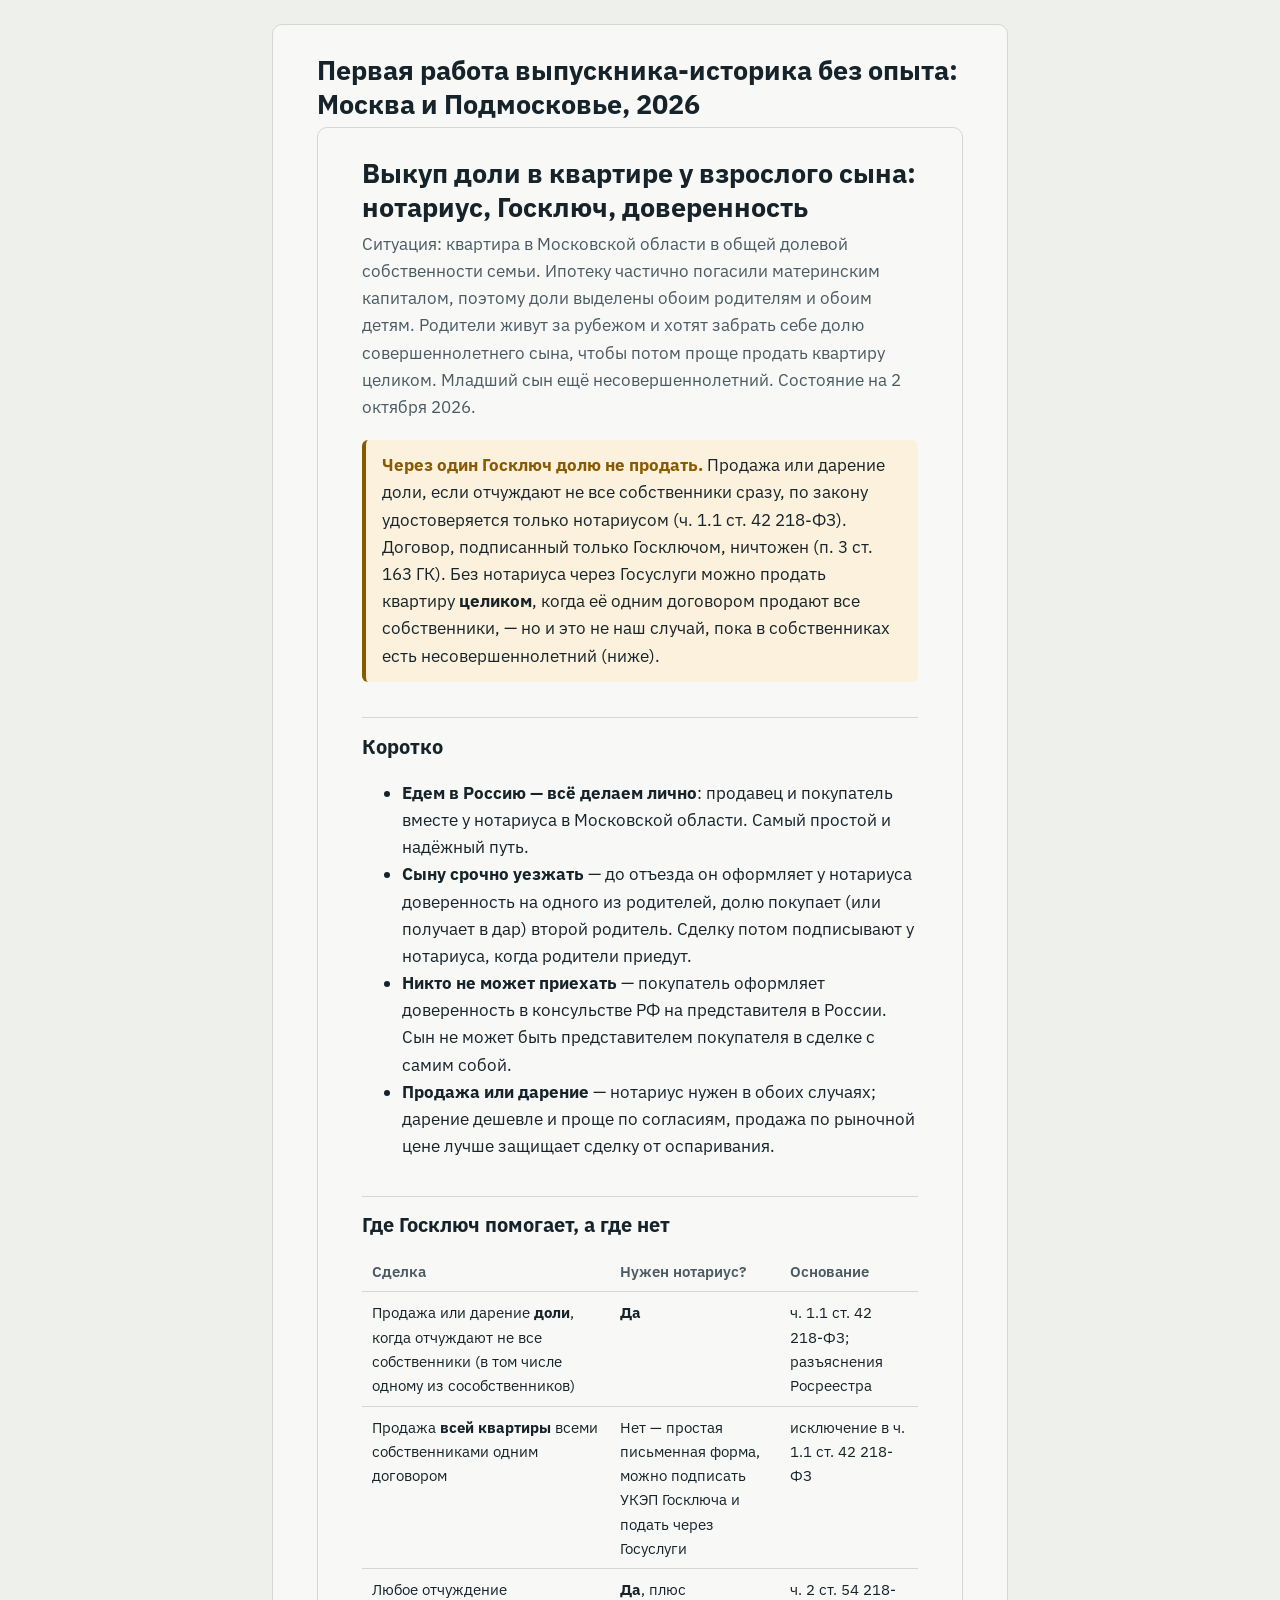
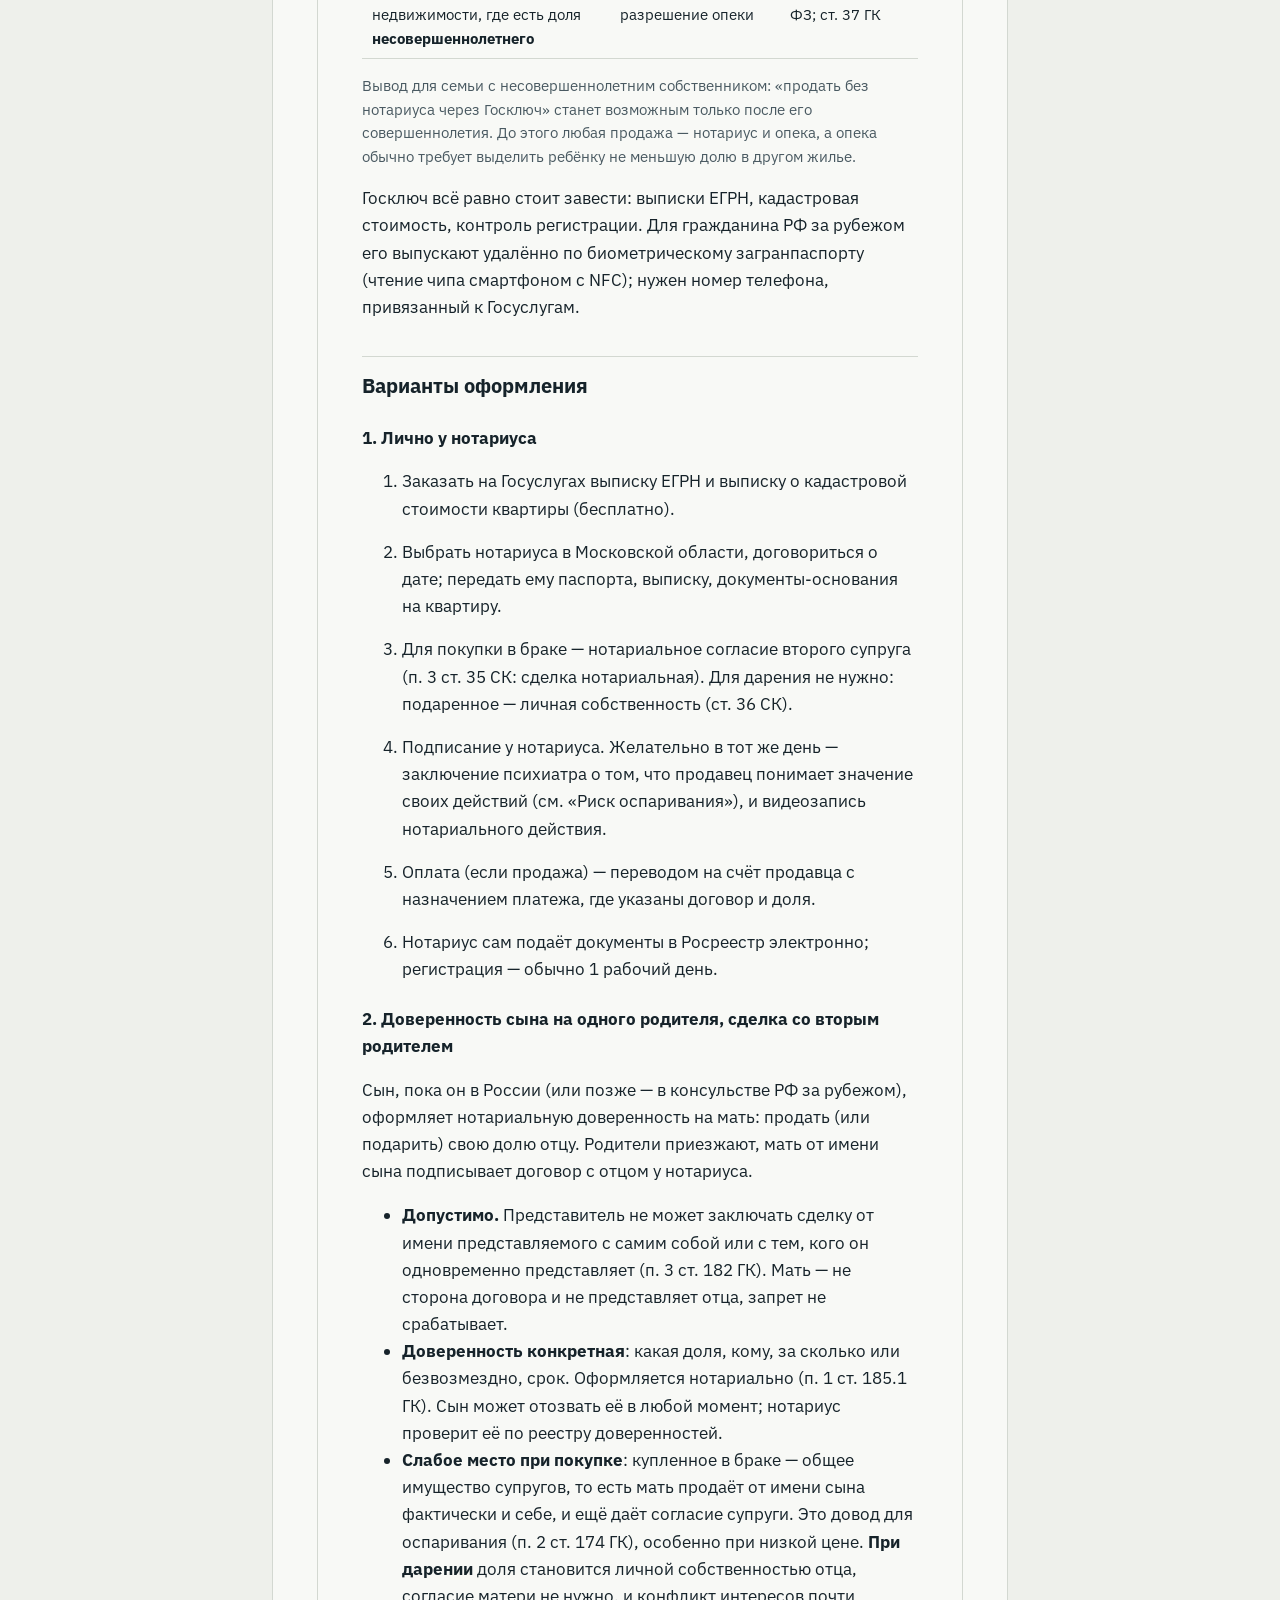
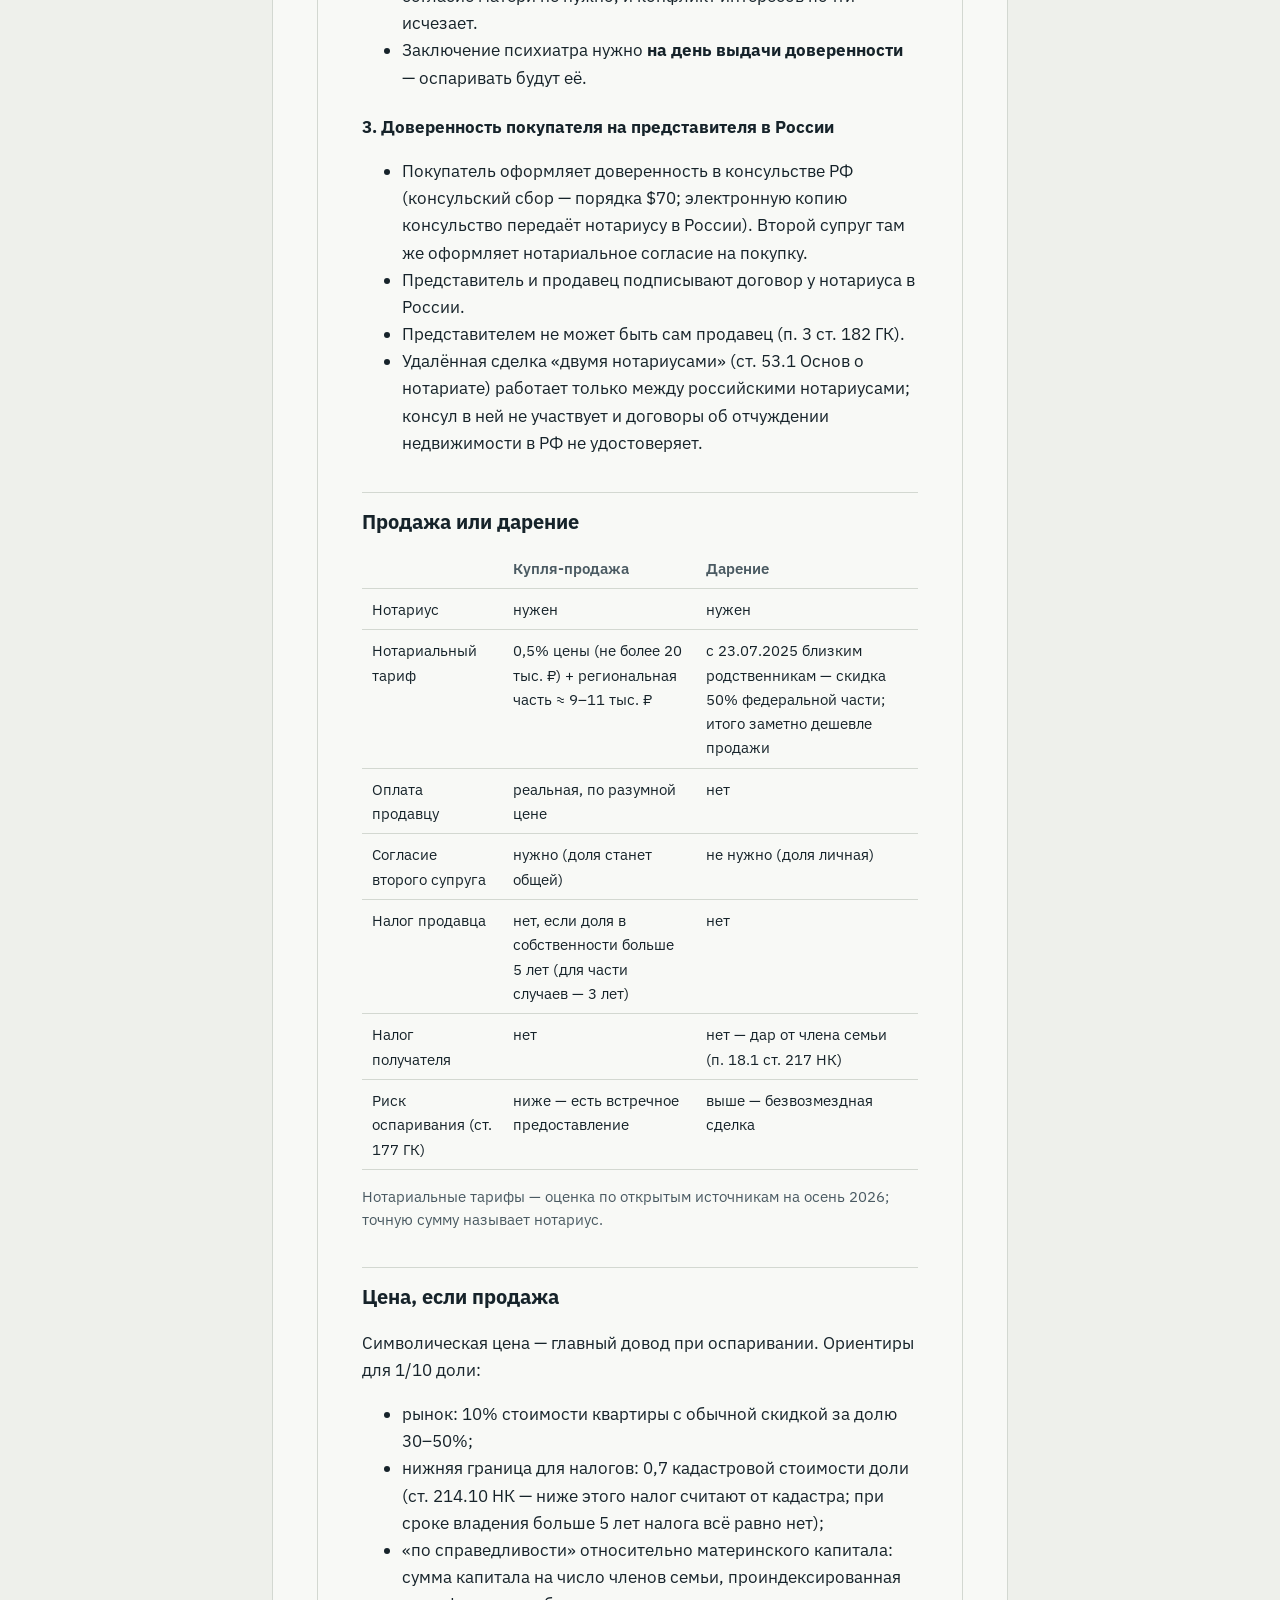
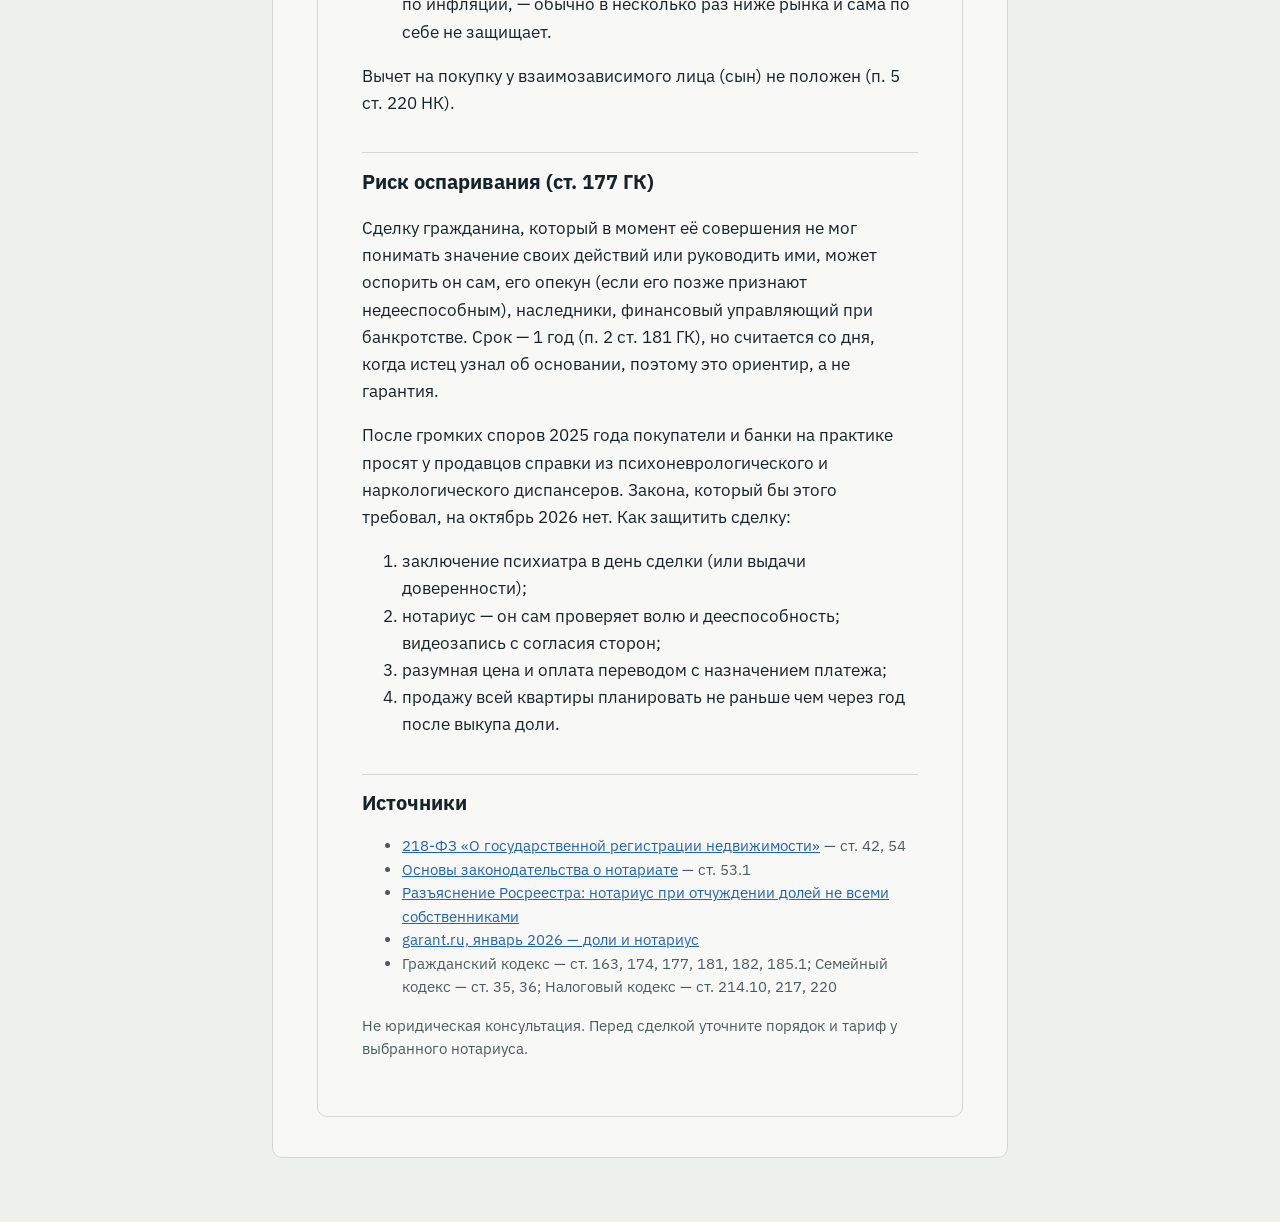
<file: life/russia/share-buyout/index.html>
<!doctype html>
<html lang="ru">
<head>
<meta charset="utf-8">
<meta name="viewport" content="width=device-width, initial-scale=1">
<title>Выкуп доли в квартире у взрослого сына: нотариус, Госключ, доверенность, 2026</title>
<meta name="description" content="Как выкупить у совершеннолетнего сына долю в квартире, если родители за рубежом: почему Госключ не заменяет нотариуса при продаже доли, личная сделка, доверенность, продажа или дарение, риск оспаривания.">
<link rel="canonical" href="https://mpashka.github.io/pages/life/russia/share-buyout/">
<meta property="og:type" content="article">
<meta property="og:url" content="https://mpashka.github.io/pages/life/russia/share-buyout/">
<meta property="og:title" content="Выкуп доли в квартире у взрослого сына: нотариус, Госключ, доверенность, 2026">
<meta property="og:locale" content="ru_RU">
<link rel="preconnect" href="https://fonts.googleapis.com">
<link rel="preconnect" href="https://fonts.gstatic.com" crossorigin>
<link rel="stylesheet" href="https://fonts.googleapis.com/css2?family=IBM+Plex+Mono:wght@400;500&family=IBM+Plex+Sans:ital,wght@0,400;0,500;0,600;1,400&display=swap&subset=cyrillic,latin-ext">
<style>
:root {
  color-scheme: light;
  --ground: #eef0eb;
  --paper: #f8f9f6;
  --ink: #16232a;
  --ink-2: #4a5a62;
  --rule: #d3d8d1;
  --signal: #8a5a00;
  --signal-bg: #fbf1dc;
  --link: #1f63b5;
}
@media (prefers-color-scheme: dark) {
  :root {
    color-scheme: dark;
    --ground: #12181b;
    --paper: #182125;
    --ink: #e4eae7;
    --ink-2: #a7b4b9;
    --rule: #2e3a3f;
    --signal: #f0b54a;
    --signal-bg: #2b2415;
    --link: #7fb2f0;
  }
}
* { box-sizing: border-box; }
body {
  margin: 0;
  background: var(--ground);
  color: var(--ink);
  font: 17px/1.6 "IBM Plex Sans", system-ui, -apple-system, "Segoe UI", sans-serif;
  padding: 24px 16px 64px;
}
main {
  max-width: 46rem;
  margin: 0 auto;
  background: var(--paper);
  border: 1px solid var(--rule);
  border-radius: 10px;
  padding: 28px clamp(16px, 4vw, 44px) 40px;
}
h1 { font-size: 1.7rem; line-height: 1.25; margin: 0 0 .4rem; }
h2 { font-size: 1.25rem; margin: 2.2rem 0 .6rem; padding-top: .8rem; border-top: 1px solid var(--rule); }
h3 { font-size: 1.05rem; margin: 1.4rem 0 .4rem; }
p, li { max-width: 42rem; }
.lead { color: var(--ink-2); margin-top: 0; }
.alert {
  background: var(--signal-bg);
  border-left: 4px solid var(--signal);
  padding: 12px 16px;
  border-radius: 6px;
  margin: 1.2rem 0;
}
.alert strong { color: var(--signal); }
a { color: var(--link); }
ol.steps > li { margin-bottom: 1rem; }
code, pre { font-family: "IBM Plex Mono", ui-monospace, monospace; font-size: .88em; }
.letter {
  overflow-x: auto;
  background: var(--ground);
  border: 1px solid var(--rule);
  border-radius: 6px;
  padding: 14px 16px;
  white-space: pre-wrap;
  line-height: 1.5;
}
.table-wrap { overflow-x: auto; }
table { border-collapse: collapse; width: 100%; font-size: .95rem; }
th, td { text-align: left; vertical-align: top; padding: 8px 10px; border-bottom: 1px solid var(--rule); }
th { color: var(--ink-2); font-weight: 600; }
.muted { color: var(--ink-2); font-size: .92rem; }
.est { color: var(--signal); font-size: .85em; white-space: nowrap; }
</style>
</head>
<body>
<main>
<h1>Первая работа выпускника-историка без опыта: Москва и Подмосковье, 2026</h1>
<main>
<h1>Выкуп доли в квартире у взрослого сына: нотариус, Госключ, доверенность</h1>
<p class="lead">Ситуация: квартира в Московской области в общей долевой собственности семьи. Ипотеку
частично погасили материнским капиталом, поэтому доли выделены обоим родителям и обоим детям.
Родители живут за рубежом и хотят забрать себе долю совершеннолетнего сына, чтобы потом проще
продать квартиру целиком. Младший сын ещё несовершеннолетний. Состояние на 2 октября 2026.</p>

<div class="alert"><strong>Через один Госключ долю не продать.</strong> Продажа или дарение доли, если
отчуждают не все собственники сразу, по закону удостоверяется только нотариусом (ч. 1.1 ст. 42
218-ФЗ). Договор, подписанный только Госключом, ничтожен (п. 3 ст. 163 ГК). Без нотариуса через
Госуслуги можно продать квартиру <b>целиком</b>, когда её одним договором продают все собственники, —
но и это не наш случай, пока в собственниках есть несовершеннолетний (ниже).</div>

<h2>Коротко</h2>
<ul>
  <li><b>Едем в Россию — всё делаем лично</b>: продавец и покупатель вместе у нотариуса в
    Московской области. Самый простой и надёжный путь.</li>
  <li><b>Сыну срочно уезжать</b> — до отъезда он оформляет у нотариуса доверенность на одного из
    родителей, долю покупает (или получает в дар) второй родитель. Сделку потом подписывают у
    нотариуса, когда родители приедут.</li>
  <li><b>Никто не может приехать</b> — покупатель оформляет доверенность в консульстве РФ на
    представителя в России. Сын не может быть представителем покупателя в сделке с самим собой.</li>
  <li><b>Продажа или дарение</b> — нотариус нужен в обоих случаях; дарение дешевле и проще по
    согласиям, продажа по рыночной цене лучше защищает сделку от оспаривания.</li>
</ul>

<h2>Где Госключ помогает, а где нет</h2>
<div class="table-wrap"><table>
<tr><th>Сделка</th><th>Нужен нотариус?</th><th>Основание</th></tr>
<tr><td>Продажа или дарение <b>доли</b>, когда отчуждают не все собственники (в том числе одному из сособственников)</td><td><b>Да</b></td><td>ч. 1.1 ст. 42 218-ФЗ; разъяснения Росреестра</td></tr>
<tr><td>Продажа <b>всей квартиры</b> всеми собственниками одним договором</td><td>Нет — простая письменная форма, можно подписать УКЭП Госключа и подать через Госуслуги</td><td>исключение в ч. 1.1 ст. 42 218-ФЗ</td></tr>
<tr><td>Любое отчуждение недвижимости, где есть доля <b>несовершеннолетнего</b></td><td><b>Да</b>, плюс разрешение опеки</td><td>ч. 2 ст. 54 218-ФЗ; ст. 37 ГК</td></tr>
</table></div>
<p class="muted">Вывод для семьи с несовершеннолетним собственником: «продать без нотариуса через
Госключ» станет возможным только после его совершеннолетия. До этого любая продажа — нотариус и
опека, а опека обычно требует выделить ребёнку не меньшую долю в другом жилье.</p>
<p>Госключ всё равно стоит завести: выписки ЕГРН, кадастровая стоимость, контроль регистрации. Для
гражданина РФ за рубежом его выпускают удалённо по биометрическому загранпаспорту (чтение чипа
смартфоном с NFC); нужен номер телефона, привязанный к Госуслугам.</p>

<h2>Варианты оформления</h2>

<h3>1. Лично у нотариуса</h3>
<ol class="steps">
  <li>Заказать на Госуслугах выписку ЕГРН и выписку о кадастровой стоимости квартиры (бесплатно).</li>
  <li>Выбрать нотариуса в Московской области, договориться о дате; передать ему паспорта, выписку,
    документы-основания на квартиру.</li>
  <li>Для покупки в браке — нотариальное согласие второго супруга (п. 3 ст. 35 СК: сделка
    нотариальная). Для дарения не нужно: подаренное — личная собственность (ст. 36 СК).</li>
  <li>Подписание у нотариуса. Желательно в тот же день — заключение психиатра о том, что продавец
    понимает значение своих действий (см. «Риск оспаривания»), и видеозапись нотариального действия.</li>
  <li>Оплата (если продажа) — переводом на счёт продавца с назначением платежа, где указаны договор и
    доля.</li>
  <li>Нотариус сам подаёт документы в Росреестр электронно; регистрация — обычно 1 рабочий день.</li>
</ol>

<h3>2. Доверенность сына на одного родителя, сделка со вторым родителем</h3>
<p>Сын, пока он в России (или позже — в консульстве РФ за рубежом), оформляет нотариальную
доверенность на мать: продать (или подарить) свою долю отцу. Родители приезжают, мать от имени сына
подписывает договор с отцом у нотариуса.</p>
<ul>
  <li><b>Допустимо.</b> Представитель не может заключать сделку от имени представляемого с самим собой
    или с тем, кого он одновременно представляет (п. 3 ст. 182 ГК). Мать — не сторона договора и не
    представляет отца, запрет не срабатывает.</li>
  <li><b>Доверенность конкретная</b>: какая доля, кому, за сколько или безвозмездно, срок. Оформляется
    нотариально (п. 1 ст. 185.1 ГК). Сын может отозвать её в любой момент; нотариус проверит её по
    реестру доверенностей.</li>
  <li><b>Слабое место при покупке</b>: купленное в браке — общее имущество супругов, то есть мать
    продаёт от имени сына фактически и себе, и ещё даёт согласие супруги. Это довод для оспаривания
    (п. 2 ст. 174 ГК), особенно при низкой цене. <b>При дарении</b> доля становится личной
    собственностью отца, согласие матери не нужно, и конфликт интересов почти исчезает.</li>
  <li>Заключение психиатра нужно <b>на день выдачи доверенности</b> — оспаривать будут её.</li>
</ul>

<h3>3. Доверенность покупателя на представителя в России</h3>
<ul>
  <li>Покупатель оформляет доверенность в консульстве РФ (консульский сбор — порядка $70; электронную копию
    консульство передаёт нотариусу в России). Второй супруг там же оформляет нотариальное согласие на
    покупку.</li>
  <li>Представитель и продавец подписывают договор у нотариуса в России.</li>
  <li>Представителем не может быть сам продавец (п. 3 ст. 182 ГК).</li>
  <li>Удалённая сделка «двумя нотариусами» (ст. 53.1 Основ о нотариате) работает только между
    российскими нотариусами; консул в ней не участвует и договоры об отчуждении недвижимости в РФ не
    удостоверяет.</li>
</ul>

<h2>Продажа или дарение</h2>
<div class="table-wrap"><table>
<tr><th></th><th>Купля-продажа</th><th>Дарение</th></tr>
<tr><td>Нотариус</td><td>нужен</td><td>нужен</td></tr>
<tr><td>Нотариальный тариф</td><td>0,5% цены (не более 20 тыс. ₽) + региональная часть ≈ 9–11 тыс. ₽</td><td>с 23.07.2025 близким родственникам — скидка 50% федеральной части; итого заметно дешевле продажи</td></tr>
<tr><td>Оплата продавцу</td><td>реальная, по разумной цене</td><td>нет</td></tr>
<tr><td>Согласие второго супруга</td><td>нужно (доля станет общей)</td><td>не нужно (доля личная)</td></tr>
<tr><td>Налог продавца</td><td>нет, если доля в собственности больше 5 лет (для части случаев — 3 лет)</td><td>нет</td></tr>
<tr><td>Налог получателя</td><td>нет</td><td>нет — дар от члена семьи (п. 18.1 ст. 217 НК)</td></tr>
<tr><td>Риск оспаривания (ст. 177 ГК)</td><td>ниже — есть встречное предоставление</td><td>выше — безвозмездная сделка</td></tr>
</table></div>
<p class="muted">Нотариальные тарифы — оценка по открытым источникам на осень 2026; точную сумму
называет нотариус.</p>

<h2>Цена, если продажа</h2>
<p>Символическая цена — главный довод при оспаривании. Ориентиры для 1/10 доли:</p>
<ul>
  <li>рынок: 10% стоимости квартиры с обычной скидкой за долю 30–50%;</li>
  <li>нижняя граница для налогов: 0,7 кадастровой стоимости доли (ст. 214.10 НК — ниже этого налог
    считают от кадастра; при сроке владения больше 5 лет налога всё равно нет);</li>
  <li>«по справедливости» относительно материнского капитала: сумма капитала на число членов семьи,
    проиндексированная по инфляции, — обычно в несколько раз ниже рынка и сама по себе не защищает.</li>
</ul>
<p>Вычет на покупку у взаимозависимого лица (сын) не положен (п. 5 ст. 220 НК).</p>

<h2>Риск оспаривания (ст. 177 ГК)</h2>
<p>Сделку гражданина, который в момент её совершения не мог понимать значение своих действий или
руководить ими, может оспорить он сам, его опекун (если его позже признают недееспособным), наследники,
финансовый управляющий при банкротстве. Срок — 1 год (п. 2 ст. 181 ГК), но считается со дня, когда
истец узнал об основании, поэтому это ориентир, а не гарантия.</p>
<p>После громких споров 2025 года покупатели и банки на практике просят у продавцов справки из
психоневрологического и наркологического диспансеров. Закона, который бы этого требовал, на октябрь
2026 нет. Как защитить сделку:</p>
<ol>
  <li>заключение психиатра в день сделки (или выдачи доверенности);</li>
  <li>нотариус — он сам проверяет волю и дееспособность; видеозапись с согласия сторон;</li>
  <li>разумная цена и оплата переводом с назначением платежа;</li>
  <li>продажу всей квартиры планировать не раньше чем через год после выкупа доли.</li>
</ol>

<h2>Источники</h2>
<ul class="muted">
  <li><a href="https://www.consultant.ru/document/cons_doc_LAW_182661/">218-ФЗ «О государственной регистрации недвижимости»</a> — ст. 42, 54</li>
  <li><a href="https://www.consultant.ru/document/cons_doc_LAW_1581/">Основы законодательства о нотариате</a> — ст. 53.1</li>
  <li><a href="https://realty.rbc.ru/news/6409e9199a79472c9944fc82">Разъяснение Росреестра: нотариус при отчуждении долей не всеми собственниками</a></li>
  <li><a href="https://www.garant.ru/news/2002765/">garant.ru, январь 2026 — доли и нотариус</a></li>
  <li>Гражданский кодекс — ст. 163, 174, 177, 181, 182, 185.1; Семейный кодекс — ст. 35, 36; Налоговый кодекс — ст. 214.10, 217, 220</li>
</ul>
<p class="muted">Не юридическая консультация. Перед сделкой уточните порядок и тариф у выбранного нотариуса.</p>
</main>
</body>
</html>
</file>
<file: home/misc/scooter_promotion/styles.css>
:root {
  --bg: #f4f0e8;
  --surface: #fffdf8;
  --ink: #12120f;
  --muted: #67645b;
  --line: #cec9bd;
  --accent: #ff4f18;
  --lime: #d8ff43;
  --display: "Unbounded", sans-serif;
  --body: "Manrope", sans-serif; /* Замените здесь шрифт основного текста. */
  --base-size: 17px;
}

html[data-theme="dark"] {
  --bg: #171713;
  --surface: #22221d;
  --ink: #f5f2e9;
  --muted: #aaa69a;
  --line: #45443c;
  --lime: #c9ef3f;
}

* { box-sizing: border-box; }
html { scroll-behavior: smooth; }
body { margin: 0; background: var(--bg); color: var(--ink); font: var(--base-size)/1.65 var(--body); transition: background .2s, color .2s; }
a { color: inherit; text-underline-offset: .2em; }
button, a { -webkit-tap-highlight-color: transparent; }
button { font: inherit; color: inherit; }
.topbar { position: sticky; top: 0; z-index: 10; display: flex; justify-content: space-between; align-items: center; padding: 14px max(24px, calc((100vw - 1180px) / 2)); border-bottom: 1px solid var(--line); background: color-mix(in srgb, var(--bg) 88%, transparent); backdrop-filter: blur(14px); }
.brand { font: 700 .76rem/1 var(--display); text-decoration: none; letter-spacing: .06em; }
.controls { display: flex; gap: 8px; }
.controls button { width: 40px; height: 40px; border: 1px solid var(--line); border-radius: 50%; background: transparent; cursor: pointer; }
main { overflow: hidden; }
.hero { min-height: 72vh; display: flex; flex-direction: column; justify-content: center; max-width: 1180px; margin: auto; padding: 90px 24px 70px; }
.eyebrow { margin: 0 0 20px; color: var(--accent); font-size: .74rem; font-weight: 800; letter-spacing: .14em; text-transform: uppercase; }
h1, h2, h3, p { margin-top: 0; }
h1 { max-width: 1050px; margin-bottom: 32px; font: 700 clamp(3.1rem, 9vw, 7.5rem)/.94 var(--display); letter-spacing: -.06em; text-transform: uppercase; }
h1 span { color: var(--accent); }
.lead { max-width: 720px; color: var(--muted); font-size: clamp(1.16rem, 2.4vw, 1.55rem); line-height: 1.45; }
.hero-actions { display: flex; flex-wrap: wrap; gap: 12px; margin-top: 24px; }
.primary, .secondary, .copy { display: inline-flex; align-items: center; justify-content: center; min-height: 50px; padding: 0 24px; border: 1px solid var(--ink); border-radius: 100px; font-weight: 800; text-decoration: none; cursor: pointer; }
.primary { color: var(--bg); background: var(--ink); }
.secondary, .copy { background: transparent; }
.primary:hover, .copy:hover { transform: translateY(-2px); }
.facts { display: grid; grid-template-columns: repeat(3, 1fr); border-top: 1px solid var(--line); border-bottom: 1px solid var(--line); }
.facts article { min-height: 250px; padding: 38px max(24px, calc((100vw - 1180px) / 6)); border-right: 1px solid var(--line); }
.facts article:last-child { border-right: 0; }
.number { color: var(--accent); font: 600 .76rem var(--display); }
.facts h2 { margin: 60px 0 8px; font: 600 1rem var(--display); text-transform: uppercase; }
.facts p { margin: 0; color: var(--muted); }
.content { max-width: 960px; margin: 0 auto; padding: 120px 24px; }
.section-heading h2, .action h2 { font: 700 clamp(2.3rem, 6vw, 4.5rem)/1 var(--display); letter-spacing: -.05em; }
.callout { margin: 50px 0 80px; padding: 32px; border-left: 6px solid var(--accent); background: var(--surface); }
.callout strong { display: block; margin-bottom: 12px; font-size: 1.2rem; }
.callout p { margin-bottom: 0; color: var(--muted); }
details { border-top: 1px solid var(--line); }
details:last-of-type { border-bottom: 1px solid var(--line); }
summary { display: flex; justify-content: space-between; align-items: center; gap: 20px; padding: 28px 0; font: 600 clamp(1.1rem, 3vw, 1.45rem) var(--display); cursor: pointer; list-style: none; }
summary::-webkit-details-marker { display: none; }
.plus { position: relative; flex: 0 0 28px; width: 28px; height: 28px; }
.plus::before, .plus::after { content: ""; position: absolute; top: 13px; left: 3px; width: 22px; height: 2px; background: var(--ink); transition: transform .2s; }
.plus::after { transform: rotate(90deg); }
details[open] .plus::after { transform: rotate(0); }
.details-body { padding: 0 0 44px; color: var(--muted); }
.details-body h3 { color: var(--ink); }
.details-body li { margin-bottom: 10px; }
.sources { display: flex; flex-wrap: wrap; gap: 10px 22px; margin-top: 28px; }
.contact-grid, .levels, .two-columns { display: grid; grid-template-columns: repeat(2, 1fr); gap: 18px; }
.contact-grid article, .levels article { padding: 24px; background: var(--surface); }
.tag { color: var(--accent); font-size: .72rem; font-weight: 800; letter-spacing: .1em; text-transform: uppercase; }
.letter { max-height: 440px; overflow: auto; padding: 26px; border: 1px solid var(--line); background: var(--surface); color: var(--ink); }
.copy { margin-top: 18px; }
.levels { grid-template-columns: repeat(3, 1fr); }
.levels article > span { display: block; color: var(--accent); font: 700 2rem var(--display); }
.levels h3 { margin: 30px 0 10px; font-size: 1rem; }
.note { margin-top: 24px; padding: 18px; border: 1px solid var(--line); }
.action { padding: 100px max(24px, calc((100vw - 1180px) / 2)); color: #11110e; background: var(--lime); }
.action .eyebrow { color: #11110e; }
.timeline { display: grid; grid-template-columns: repeat(4, 1fr); margin: 60px 0; border-top: 1px solid #777d38; }
.timeline article { position: relative; padding: 30px 22px 0 0; }
.timeline article::before { content: ""; position: absolute; top: -6px; left: 0; width: 11px; height: 11px; border-radius: 50%; background: #11110e; }
.timeline time { font-weight: 800; }
.timeline p { margin-top: 12px; }
.inverse { color: var(--lime); background: #11110e; border-color: #11110e; }
footer { display: flex; justify-content: space-between; gap: 20px; padding: 34px max(24px, calc((100vw - 1180px) / 2)); color: var(--muted); font-size: .8rem; }
footer p { margin: 0; }

@media (max-width: 760px) {
  .hero { min-height: 66vh; padding-top: 70px; }
  h1 { font-size: clamp(2.8rem, 14vw, 5rem); }
  .facts, .contact-grid, .levels, .two-columns, .timeline { grid-template-columns: 1fr; }
  .facts article { min-height: auto; padding: 28px 24px; border-right: 0; border-bottom: 1px solid var(--line); }
  .facts article:last-child { border-bottom: 0; }
  .facts h2 { margin-top: 28px; }
  .content { padding-top: 80px; padding-bottom: 80px; }
  .timeline { gap: 18px; }
  .timeline article { padding-left: 22px; }
  .timeline article::before { top: 40px; }
  footer { flex-direction: column; }
}

@media (prefers-reduced-motion: reduce) {
  * { scroll-behavior: auto !important; transition: none !important; }
}
</file>
